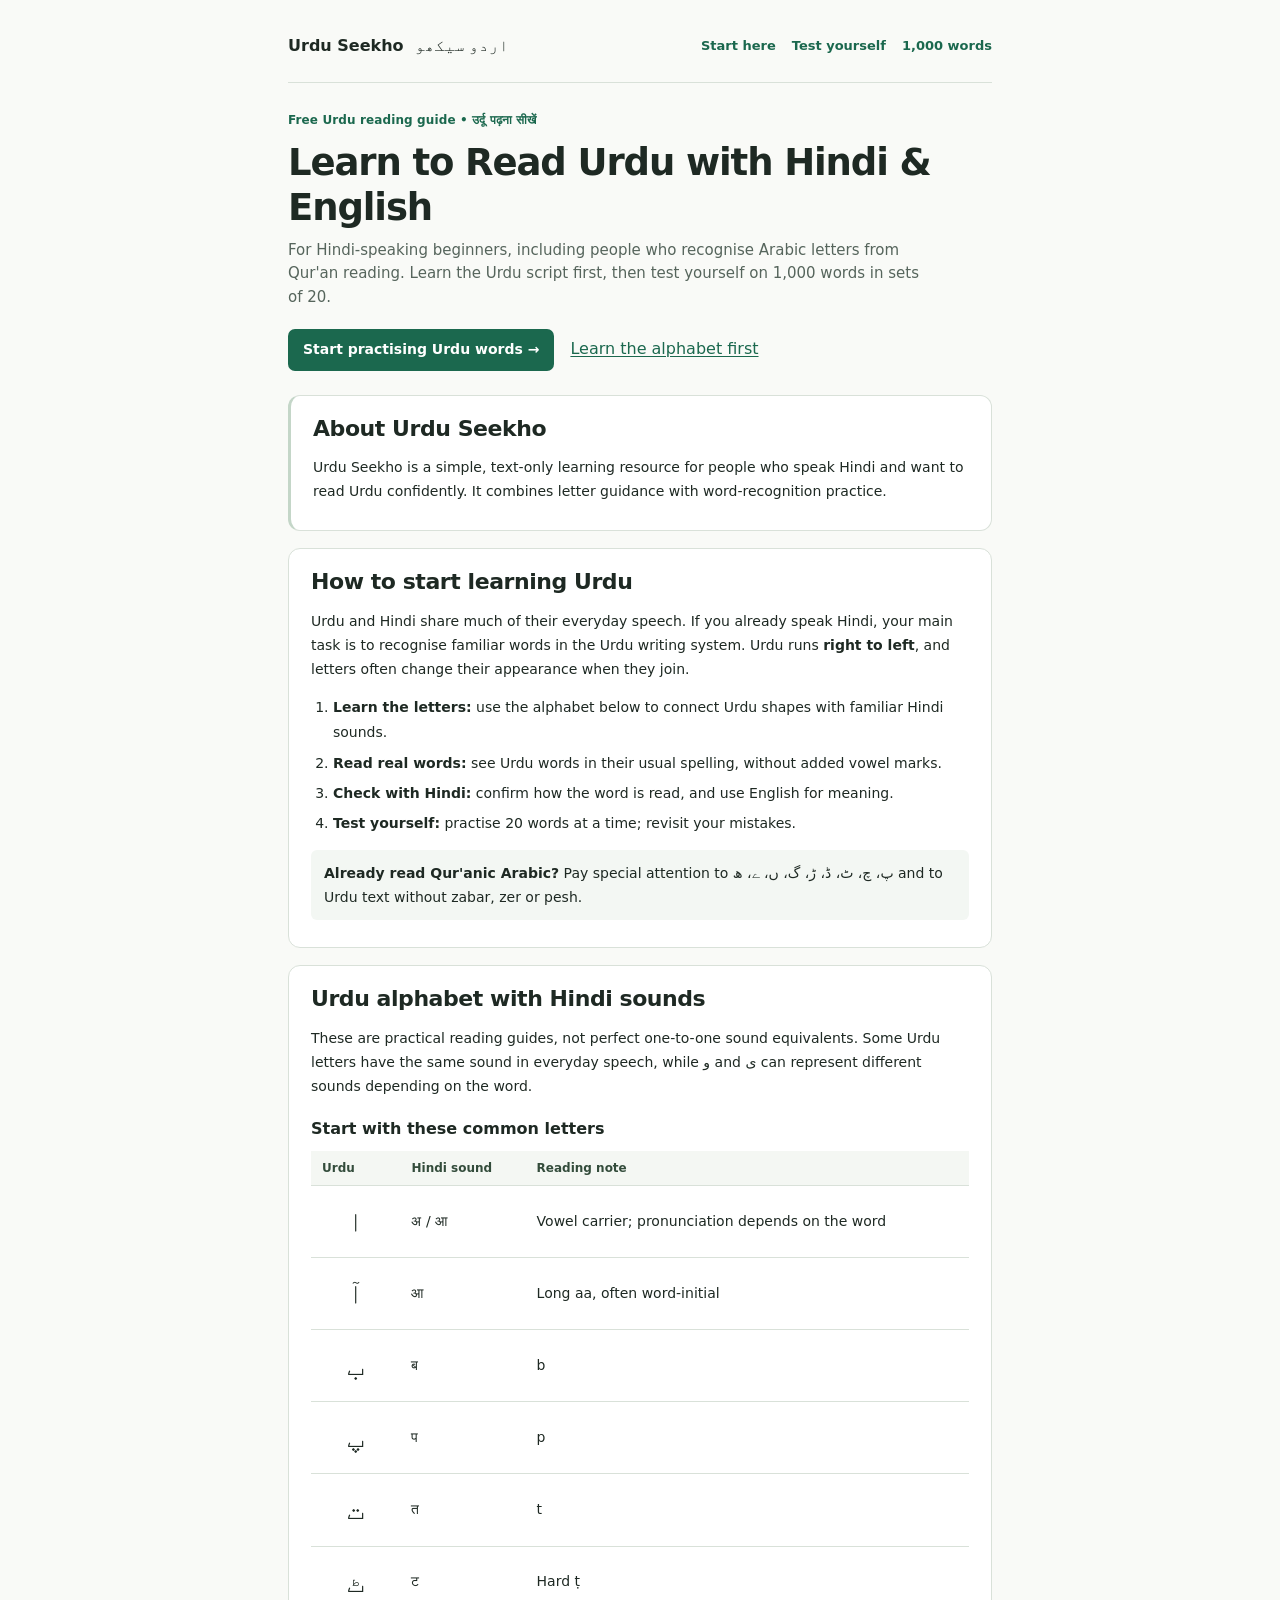
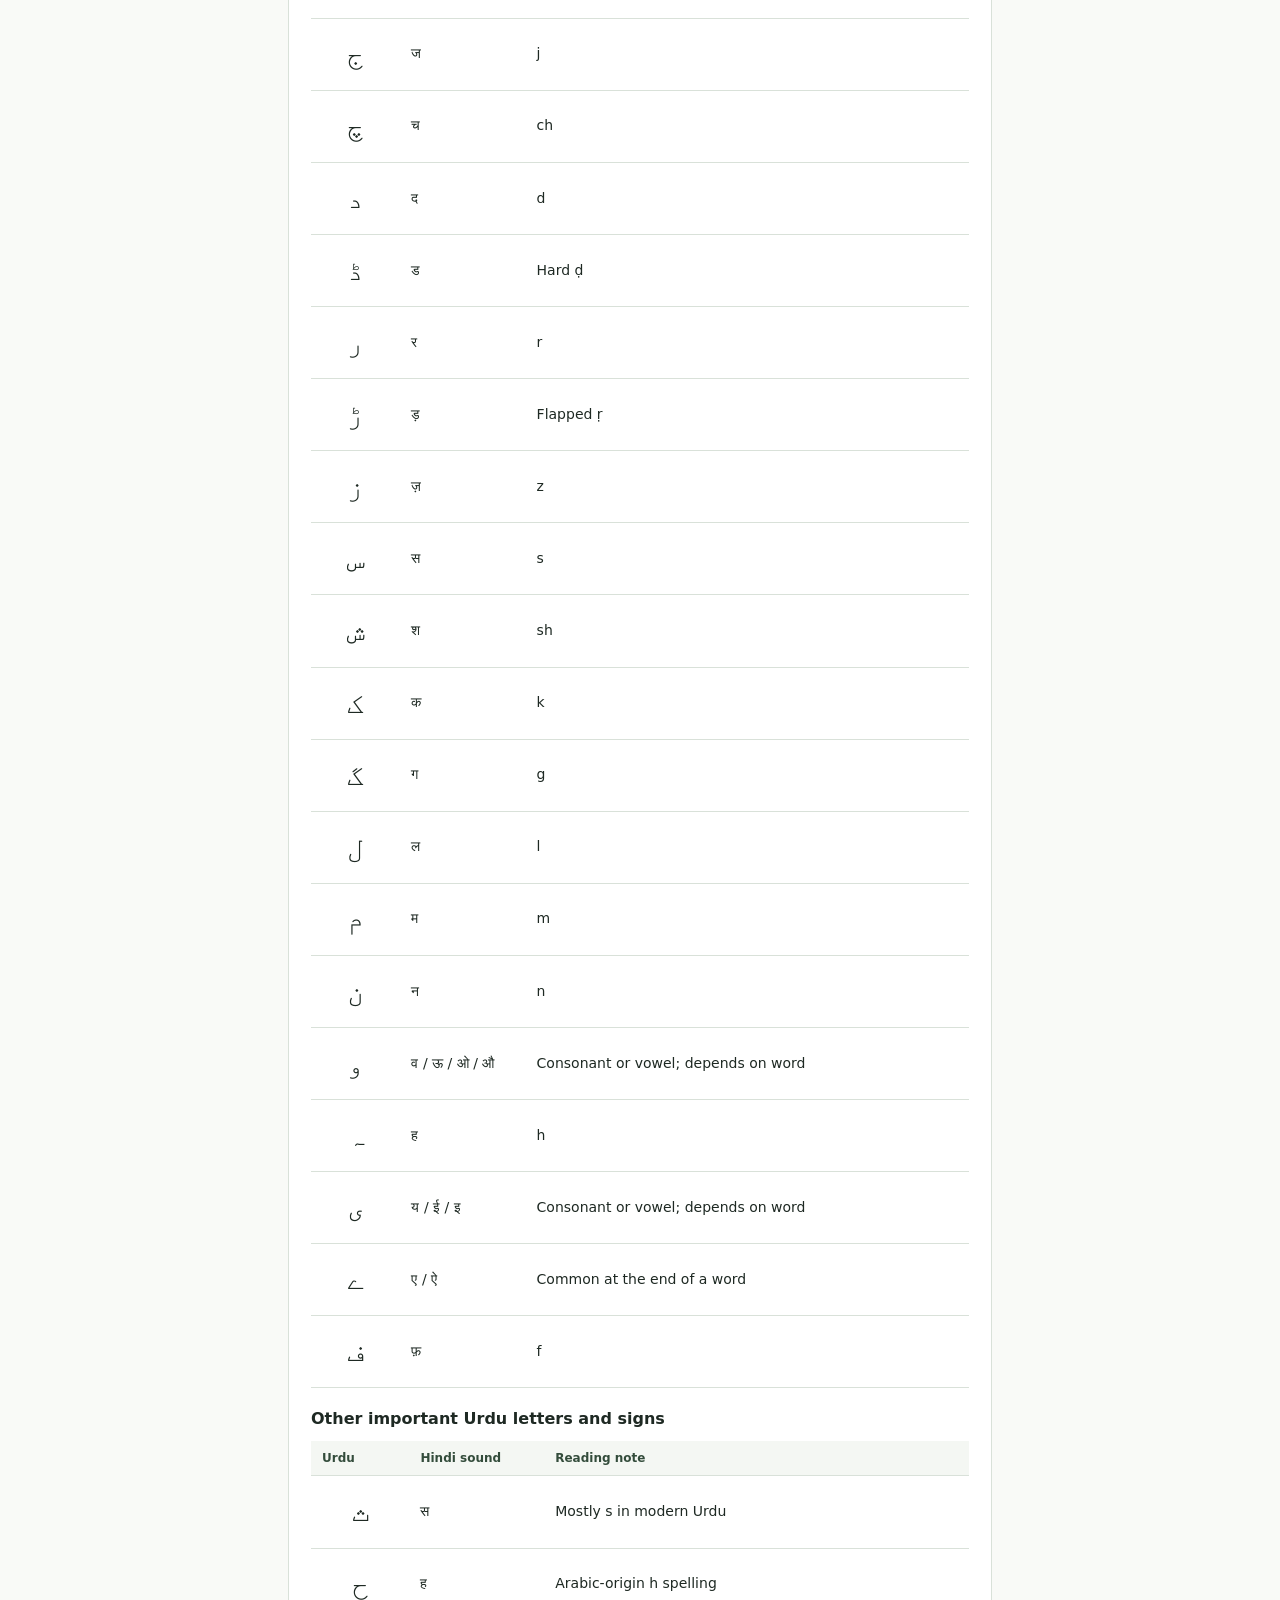
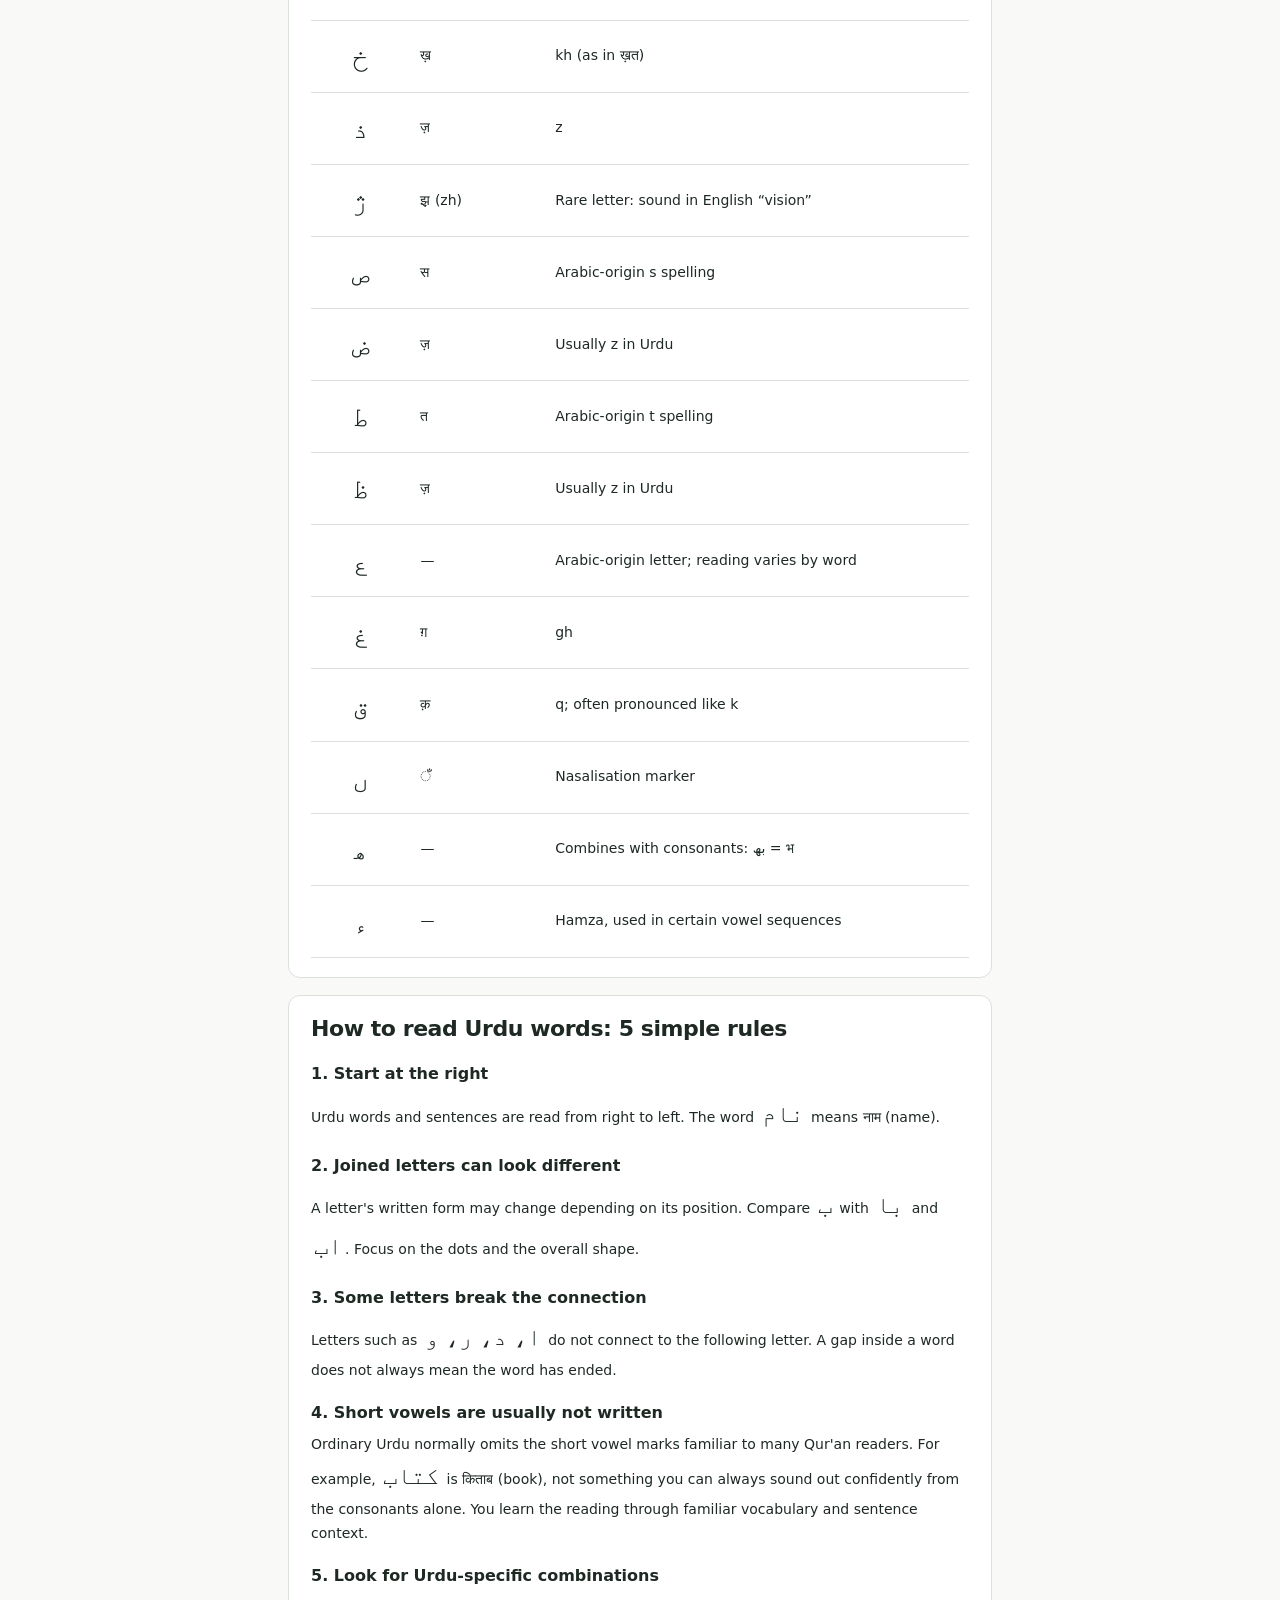
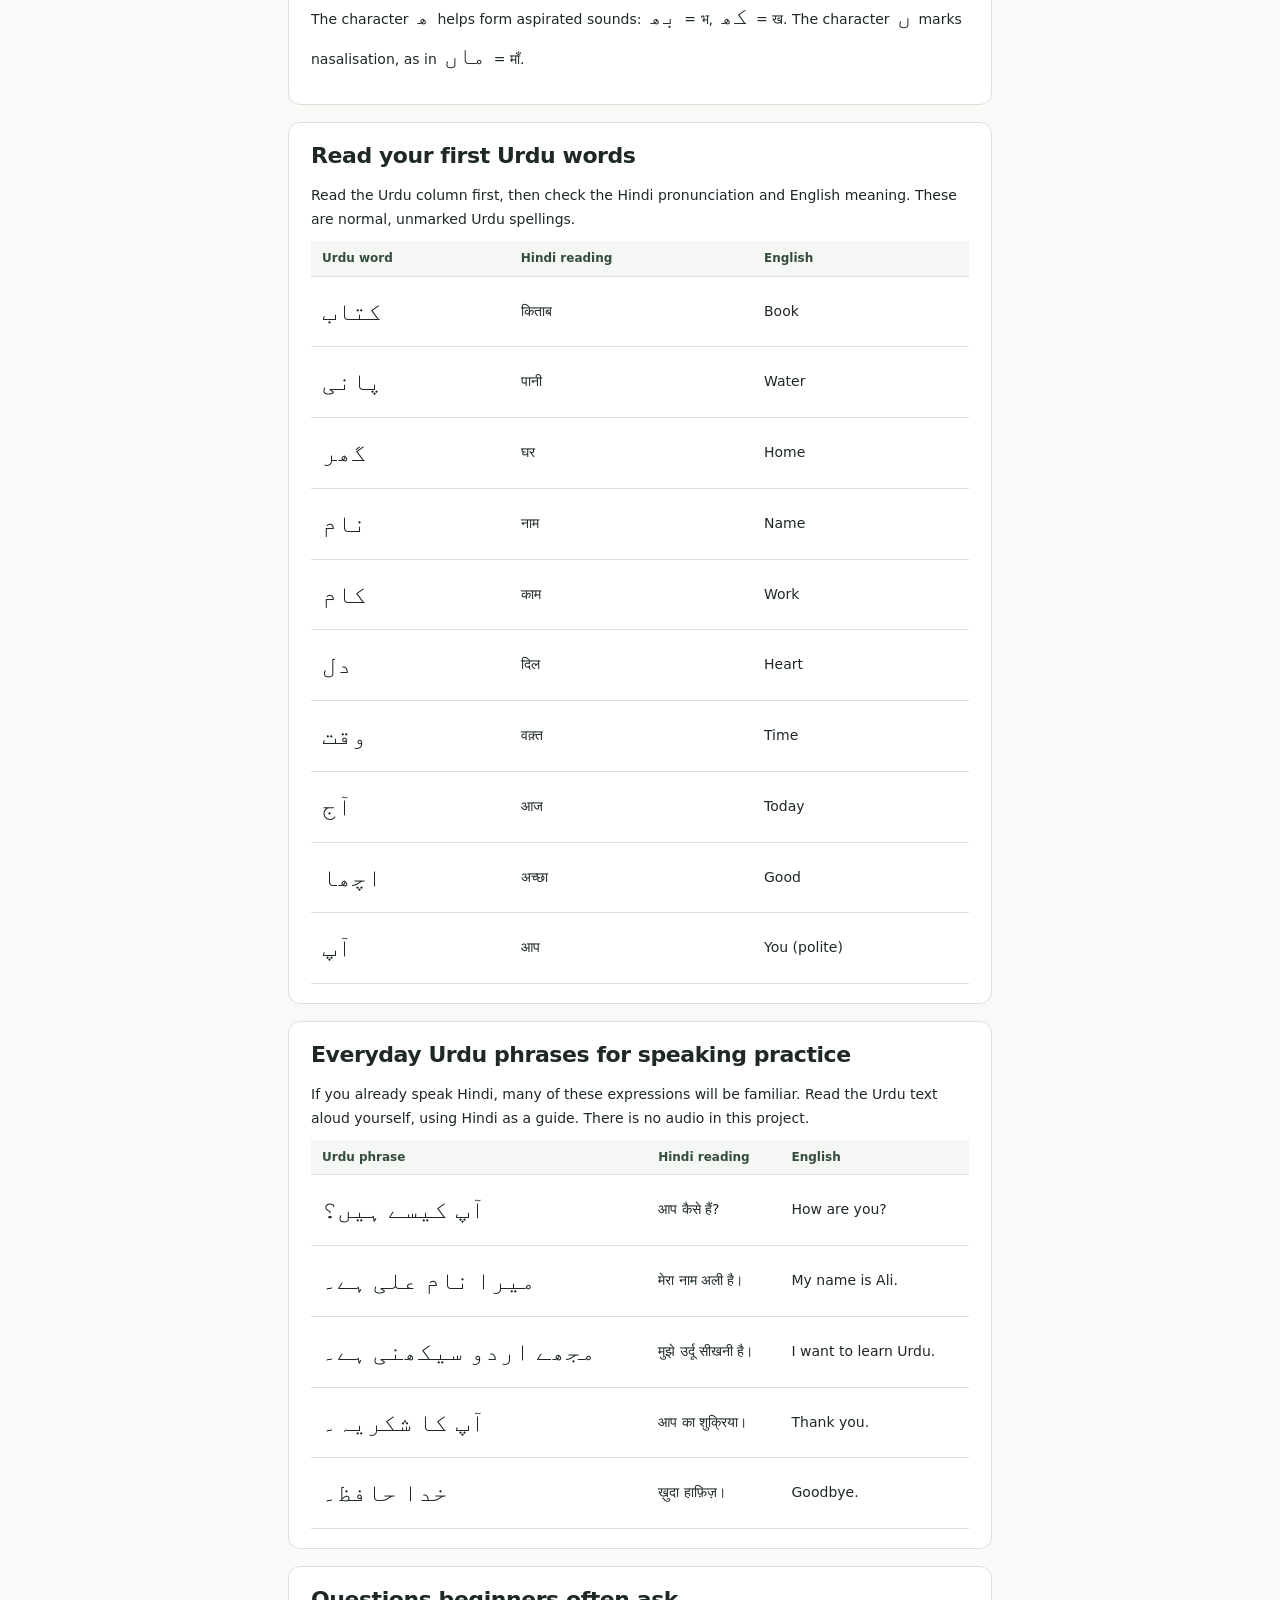
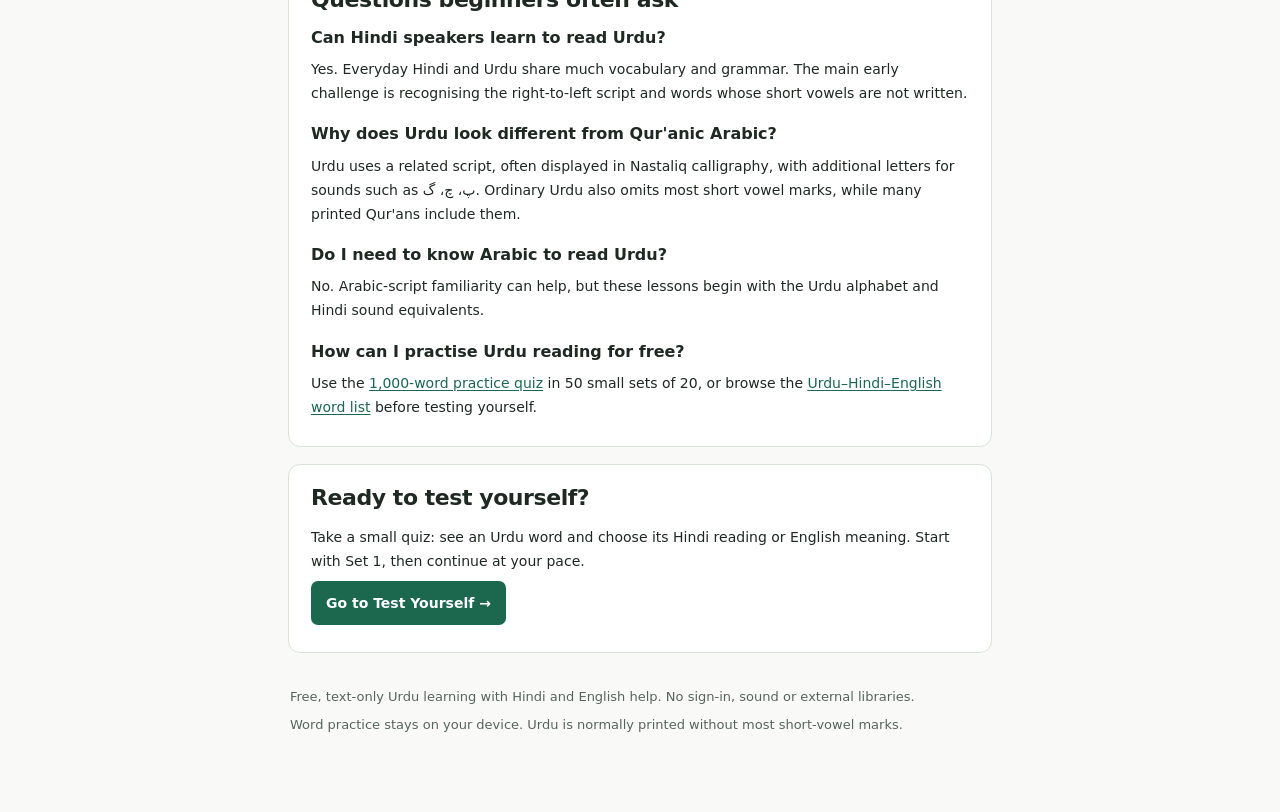
<file: index.html>
<!doctype html>
<html lang="en">
<head>
<meta charset="utf-8">
<meta name="viewport" content="width=device-width,initial-scale=1">
<meta name="theme-color" content="#f9faf7">
<meta name="description" content="Learn the Urdu alphabet, understand Urdu letters and missing vowel marks, and read familiar words with Hindi and English help. Free text-only beginner guide.">
<meta property="og:type" content="website">
<meta property="og:site_name" content="Urdu Seekho">
<meta property="og:title" content="Learn Urdu Reading with Hindi &amp; English | Urdu Seekho">
<meta property="og:description" content="Learn the Urdu alphabet, understand Urdu letters and missing vowel marks, and read familiar words with Hindi and English help. Free text-only beginner guide.">
<meta name="twitter:card" content="summary">
<!-- SITE_URL_MARKER_START --><!-- SITE_URL_MARKER_END -->
<title>Learn Urdu Reading with Hindi &amp; English | Urdu Seekho</title>
<script type="application/ld+json">{"@context":"https://schema.org","@type":"LearningResource","name":"Urdu Seekho – Learn to Read Urdu Using Hindi and English","description":"Learn the Urdu alphabet, understand Urdu letters and missing vowel marks, and read familiar words with Hindi and English help. Free text-only beginner guide.","learningResourceType":"Beginner reading guide","educationalLevel":"Beginner","inLanguage":["en","hi","ur"],"isAccessibleForFree":true,"audience":{"@type":"EducationalAudience","educationalRole":"student"},"teaches":["Urdu alphabet and Nastaliq letter shapes","Reading right-to-left text","Recognising unmarked Urdu words"]}</script>
<link rel="stylesheet" href="styles.css">
</head>
<body>
<div class="wrap">
<nav class="site-nav" aria-label="Main navigation">
  <a href="index.html" class="home-link">Urdu Seekho <span lang="ur" dir="rtl" class="brand-urdu">اردو سیکھو</span></a>
  <div class="nav-links"><a href="index.html">Start here</a><a href="practice.html">Test yourself</a><a href="word-list.html">1,000 words</a></div>
</nav>
<main id="main">
<header class="header guide-header">
  <p class="eyebrow">Free Urdu reading guide • उर्दू पढ़ना सीखें</p>
  <h1>Learn to Read Urdu with Hindi & English</h1>
  <p class="subheading">For Hindi-speaking beginners, including people who recognise Arabic letters from Qur'an reading. Learn the Urdu script first, then test yourself on 1,000 words in sets of 20.</p>
  <p><a class="link-button" href="practice.html">Start practising Urdu words →</a> <a class="text-link" href="#alphabet">Learn the alphabet first</a></p>
</header>
<section class="plain-section intro-space" aria-labelledby="project-intro">
  <h2 id="project-intro">About Urdu Seekho</h2>
  <!-- PROJECT_INTRO_START: replace the paragraph below with your own personal story later. -->
  <p>Urdu Seekho is a simple, text-only learning resource for people who speak Hindi and want to read Urdu confidently. It combines letter guidance with word-recognition practice.</p>
  <!-- PROJECT_INTRO_END -->
</section>
<section class="plain-section" aria-labelledby="getting-started">
  <h2 id="getting-started">How to start learning Urdu</h2>
  <p>Urdu and Hindi share much of their everyday speech. If you already speak Hindi, your main task is to recognise familiar words in the Urdu writing system. Urdu runs <strong>right to left</strong>, and letters often change their appearance when they join.</p>
  <ol class="simple-steps">
   <li><strong>Learn the letters:</strong> use the alphabet below to connect Urdu shapes with familiar Hindi sounds.</li>
   <li><strong>Read real words:</strong> see Urdu words in their usual spelling, without added vowel marks.</li>
   <li><strong>Check with Hindi:</strong> confirm how the word is read, and use English for meaning.</li>
   <li><strong>Test yourself:</strong> practise 20 words at a time; revisit your mistakes.</li>
  </ol>
  <p class="small-note"><strong>Already read Qur'anic Arabic?</strong> Pay special attention to <span lang="ur" dir="rtl">پ، چ، ٹ، ڈ، ڑ، گ، ں، ے، ھ</span> and to Urdu text without zabar, zer or pesh.</p>
</section>
<section id="alphabet" class="plain-section" aria-labelledby="alphabet-title">
  <h2 id="alphabet-title">Urdu alphabet with Hindi sounds</h2>
  <p>These are practical reading guides, not perfect one-to-one sound equivalents. Some Urdu letters have the same sound in everyday speech, while <span lang="ur" dir="rtl">و</span> and <span lang="ur" dir="rtl">ی</span> can represent different sounds depending on the word.</p>
  <h3>Start with these common letters</h3>
  <div class="table-scroll"><table class="guide-table"><thead><tr><th>Urdu</th><th>Hindi sound</th><th>Reading note</th></tr></thead><tbody><tr><td class="letter" lang="ur" dir="rtl">ا</td><td lang="hi">अ / आ</td><td>Vowel carrier; pronunciation depends on the word</td></tr>
<tr><td class="letter" lang="ur" dir="rtl">آ</td><td lang="hi">आ</td><td>Long aa, often word-initial</td></tr>
<tr><td class="letter" lang="ur" dir="rtl">ب</td><td lang="hi">ब</td><td>b</td></tr>
<tr><td class="letter" lang="ur" dir="rtl">پ</td><td lang="hi">प</td><td>p</td></tr>
<tr><td class="letter" lang="ur" dir="rtl">ت</td><td lang="hi">त</td><td>t</td></tr>
<tr><td class="letter" lang="ur" dir="rtl">ٹ</td><td lang="hi">ट</td><td>Hard ṭ</td></tr>
<tr><td class="letter" lang="ur" dir="rtl">ج</td><td lang="hi">ज</td><td>j</td></tr>
<tr><td class="letter" lang="ur" dir="rtl">چ</td><td lang="hi">च</td><td>ch</td></tr>
<tr><td class="letter" lang="ur" dir="rtl">د</td><td lang="hi">द</td><td>d</td></tr>
<tr><td class="letter" lang="ur" dir="rtl">ڈ</td><td lang="hi">ड</td><td>Hard ḍ</td></tr>
<tr><td class="letter" lang="ur" dir="rtl">ر</td><td lang="hi">र</td><td>r</td></tr>
<tr><td class="letter" lang="ur" dir="rtl">ڑ</td><td lang="hi">ड़</td><td>Flapped ṛ</td></tr>
<tr><td class="letter" lang="ur" dir="rtl">ز</td><td lang="hi">ज़</td><td>z</td></tr>
<tr><td class="letter" lang="ur" dir="rtl">س</td><td lang="hi">स</td><td>s</td></tr>
<tr><td class="letter" lang="ur" dir="rtl">ش</td><td lang="hi">श</td><td>sh</td></tr>
<tr><td class="letter" lang="ur" dir="rtl">ک</td><td lang="hi">क</td><td>k</td></tr>
<tr><td class="letter" lang="ur" dir="rtl">گ</td><td lang="hi">ग</td><td>g</td></tr>
<tr><td class="letter" lang="ur" dir="rtl">ل</td><td lang="hi">ल</td><td>l</td></tr>
<tr><td class="letter" lang="ur" dir="rtl">م</td><td lang="hi">म</td><td>m</td></tr>
<tr><td class="letter" lang="ur" dir="rtl">ن</td><td lang="hi">न</td><td>n</td></tr>
<tr><td class="letter" lang="ur" dir="rtl">و</td><td lang="hi">व / ऊ / ओ / औ</td><td>Consonant or vowel; depends on word</td></tr>
<tr><td class="letter" lang="ur" dir="rtl">ہ</td><td lang="hi">ह</td><td>h</td></tr>
<tr><td class="letter" lang="ur" dir="rtl">ی</td><td lang="hi">य / ई / इ</td><td>Consonant or vowel; depends on word</td></tr>
<tr><td class="letter" lang="ur" dir="rtl">ے</td><td lang="hi">ए / ऐ</td><td>Common at the end of a word</td></tr>
<tr><td class="letter" lang="ur" dir="rtl">ف</td><td lang="hi">फ़</td><td>f</td></tr></tbody></table></div>
  <h3>Other important Urdu letters and signs</h3>
  <div class="table-scroll"><table class="guide-table"><thead><tr><th>Urdu</th><th>Hindi sound</th><th>Reading note</th></tr></thead><tbody><tr><td class="letter" lang="ur" dir="rtl">ث</td><td lang="hi">स</td><td>Mostly s in modern Urdu</td></tr>
<tr><td class="letter" lang="ur" dir="rtl">ح</td><td lang="hi">ह</td><td>Arabic-origin h spelling</td></tr>
<tr><td class="letter" lang="ur" dir="rtl">خ</td><td lang="hi">ख़</td><td>kh (as in ख़त)</td></tr>
<tr><td class="letter" lang="ur" dir="rtl">ذ</td><td lang="hi">ज़</td><td>z</td></tr>
<tr><td class="letter" lang="ur" dir="rtl">ژ</td><td lang="hi">झ़ (zh)</td><td>Rare letter: sound in English “vision”</td></tr>
<tr><td class="letter" lang="ur" dir="rtl">ص</td><td lang="hi">स</td><td>Arabic-origin s spelling</td></tr>
<tr><td class="letter" lang="ur" dir="rtl">ض</td><td lang="hi">ज़</td><td>Usually z in Urdu</td></tr>
<tr><td class="letter" lang="ur" dir="rtl">ط</td><td lang="hi">त</td><td>Arabic-origin t spelling</td></tr>
<tr><td class="letter" lang="ur" dir="rtl">ظ</td><td lang="hi">ज़</td><td>Usually z in Urdu</td></tr>
<tr><td class="letter" lang="ur" dir="rtl">ع</td><td lang="hi">—</td><td>Arabic-origin letter; reading varies by word</td></tr>
<tr><td class="letter" lang="ur" dir="rtl">غ</td><td lang="hi">ग़</td><td>gh</td></tr>
<tr><td class="letter" lang="ur" dir="rtl">ق</td><td lang="hi">क़</td><td>q; often pronounced like k</td></tr>
<tr><td class="letter" lang="ur" dir="rtl">ں</td><td lang="hi">ँ</td><td>Nasalisation marker</td></tr>
<tr><td class="letter" lang="ur" dir="rtl">ھ</td><td lang="hi">—</td><td>Combines with consonants: بھ = भ</td></tr>
<tr><td class="letter" lang="ur" dir="rtl">ء</td><td lang="hi">—</td><td>Hamza, used in certain vowel sequences</td></tr></tbody></table></div>
</section>
<section id="reading-rules" class="plain-section" aria-labelledby="rules-title">
 <h2 id="rules-title">How to read Urdu words: 5 simple rules</h2>
 <h3>1. Start at the right</h3><p>Urdu words and sentences are read from right to left. The word <span class="inline-urdu" lang="ur" dir="rtl">نام</span> means <span lang="hi">नाम</span> (name).</p>
 <h3>2. Joined letters can look different</h3><p>A letter's written form may change depending on its position. Compare <span class="inline-urdu" lang="ur" dir="rtl">ب</span> with <span class="inline-urdu" lang="ur" dir="rtl">با</span> and <span class="inline-urdu" lang="ur" dir="rtl">اب</span>. Focus on the dots and the overall shape.</p>
 <h3>3. Some letters break the connection</h3><p>Letters such as <span class="inline-urdu" lang="ur" dir="rtl">ا، د، ر، و</span> do not connect to the following letter. A gap inside a word does not always mean the word has ended.</p>
 <h3>4. Short vowels are usually not written</h3><p>Ordinary Urdu normally omits the short vowel marks familiar to many Qur'an readers. For example, <span class="inline-urdu" lang="ur" dir="rtl">کتاب</span> is <span lang="hi">किताब</span> (book), not something you can always sound out confidently from the consonants alone. You learn the reading through familiar vocabulary and sentence context.</p>
 <h3>5. Look for Urdu-specific combinations</h3><p>The character <span class="inline-urdu" lang="ur" dir="rtl">ھ</span> helps form aspirated sounds: <span class="inline-urdu" lang="ur" dir="rtl">بھ</span> = <span lang="hi">भ</span>, <span class="inline-urdu" lang="ur" dir="rtl">کھ</span> = <span lang="hi">ख</span>. The character <span class="inline-urdu" lang="ur" dir="rtl">ں</span> marks nasalisation, as in <span class="inline-urdu" lang="ur" dir="rtl">ماں</span> = <span lang="hi">माँ</span>.</p>
</section>
<section class="plain-section" aria-labelledby="first-words-title">
 <h2 id="first-words-title">Read your first Urdu words</h2>
 <p>Read the Urdu column first, then check the Hindi pronunciation and English meaning. These are normal, unmarked Urdu spellings.</p>
 <div class="table-scroll"><table class="guide-table word-examples"><thead><tr><th>Urdu word</th><th>Hindi reading</th><th>English</th></tr></thead><tbody>
 <tr><td class="urdu-cell" lang="ur" dir="rtl">کتاب</td><td lang="hi">किताब</td><td>Book</td></tr><tr><td class="urdu-cell" lang="ur" dir="rtl">پانی</td><td lang="hi">पानी</td><td>Water</td></tr><tr><td class="urdu-cell" lang="ur" dir="rtl">گھر</td><td lang="hi">घर</td><td>Home</td></tr><tr><td class="urdu-cell" lang="ur" dir="rtl">نام</td><td lang="hi">नाम</td><td>Name</td></tr><tr><td class="urdu-cell" lang="ur" dir="rtl">کام</td><td lang="hi">काम</td><td>Work</td></tr><tr><td class="urdu-cell" lang="ur" dir="rtl">دل</td><td lang="hi">दिल</td><td>Heart</td></tr><tr><td class="urdu-cell" lang="ur" dir="rtl">وقت</td><td lang="hi">वक़्त</td><td>Time</td></tr><tr><td class="urdu-cell" lang="ur" dir="rtl">آج</td><td lang="hi">आज</td><td>Today</td></tr><tr><td class="urdu-cell" lang="ur" dir="rtl">اچھا</td><td lang="hi">अच्छा</td><td>Good</td></tr><tr><td class="urdu-cell" lang="ur" dir="rtl">آپ</td><td lang="hi">आप</td><td>You (polite)</td></tr>
 </tbody></table></div>
</section>
<section class="plain-section" aria-labelledby="spoken-phrases">
 <h2 id="spoken-phrases">Everyday Urdu phrases for speaking practice</h2>
 <p>If you already speak Hindi, many of these expressions will be familiar. Read the Urdu text aloud yourself, using Hindi as a guide. There is no audio in this project.</p>
 <div class="table-scroll"><table class="guide-table word-examples"><thead><tr><th>Urdu phrase</th><th>Hindi reading</th><th>English</th></tr></thead><tbody>
 <tr><td class="urdu-cell" lang="ur" dir="rtl">آپ کیسے ہیں؟</td><td lang="hi">आप कैसे हैं?</td><td>How are you?</td></tr><tr><td class="urdu-cell" lang="ur" dir="rtl">میرا نام علی ہے۔</td><td lang="hi">मेरा नाम अली है।</td><td>My name is Ali.</td></tr><tr><td class="urdu-cell" lang="ur" dir="rtl">مجھے اردو سیکھنی ہے۔</td><td lang="hi">मुझे उर्दू सीखनी है।</td><td>I want to learn Urdu.</td></tr><tr><td class="urdu-cell" lang="ur" dir="rtl">آپ کا شکریہ۔</td><td lang="hi">आप का शुक्रिया।</td><td>Thank you.</td></tr><tr><td class="urdu-cell" lang="ur" dir="rtl">خدا حافظ۔</td><td lang="hi">ख़ुदा हाफ़िज़।</td><td>Goodbye.</td></tr>
 </tbody></table></div>
</section>
<section class="plain-section faq" aria-labelledby="questions-title">
 <h2 id="questions-title">Questions beginners often ask</h2>
 <h3>Can Hindi speakers learn to read Urdu?</h3><p>Yes. Everyday Hindi and Urdu share much vocabulary and grammar. The main early challenge is recognising the right-to-left script and words whose short vowels are not written.</p>
 <h3>Why does Urdu look different from Qur'anic Arabic?</h3><p>Urdu uses a related script, often displayed in Nastaliq calligraphy, with additional letters for sounds such as <span lang="ur" dir="rtl">پ، چ، گ</span>. Ordinary Urdu also omits most short vowel marks, while many printed Qur'ans include them.</p>
 <h3>Do I need to know Arabic to read Urdu?</h3><p>No. Arabic-script familiarity can help, but these lessons begin with the Urdu alphabet and Hindi sound equivalents.</p>
 <h3>How can I practise Urdu reading for free?</h3><p>Use the <a href="practice.html">1,000-word practice quiz</a> in 50 small sets of 20, or browse the <a href="word-list.html">Urdu–Hindi–English word list</a> before testing yourself.</p>
</section>
<section class="plain-section finish-section"><h2>Ready to test yourself?</h2><p>Take a small quiz: see an Urdu word and choose its Hindi reading or English meaning. Start with Set 1, then continue at your pace.</p><p><a class="link-button" href="practice.html">Go to Test Yourself →</a></p></section>
</main>
<footer class="site-footer"><p>Free, text-only Urdu learning with Hindi and English help. No sign-in, sound or external libraries.</p><p>Word practice stays on your device. Urdu is normally printed without most short-vowel marks.</p></footer>
</div>
</body>
</html>
</file>
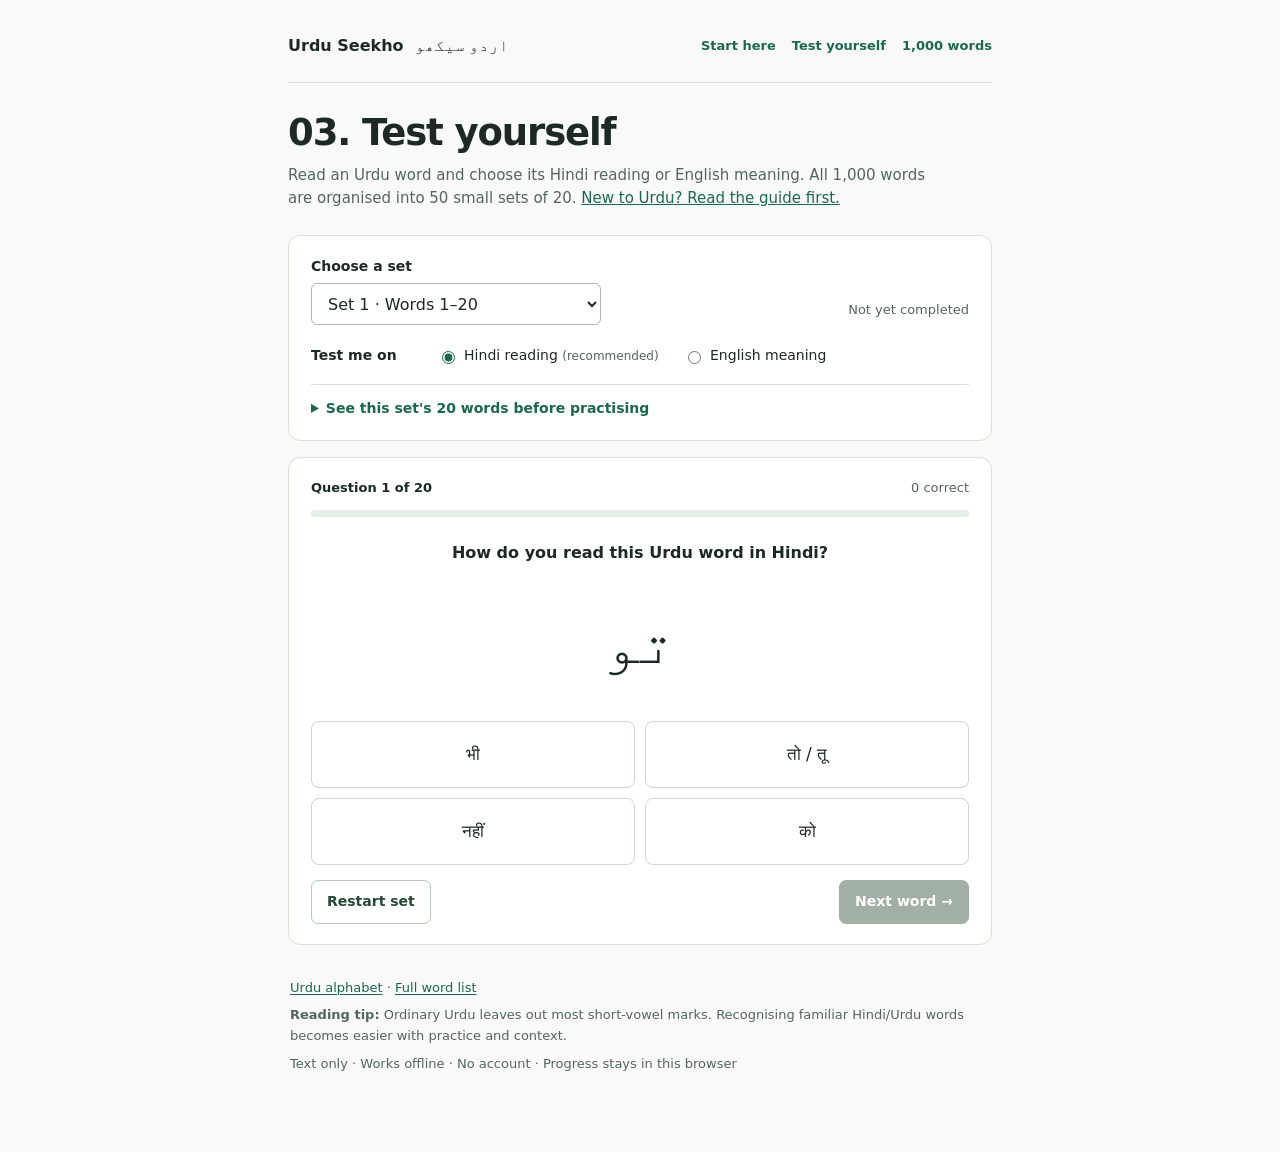
<file: practice.html>
<!doctype html>
<html lang="en">
<head>
<meta charset="utf-8">
<meta name="viewport" content="width=device-width,initial-scale=1">
<meta name="theme-color" content="#f9faf7">
<meta name="description" content="Free interactive Urdu reading practice for Hindi speakers. Test 1,000 Urdu words in 50 sets of 20 using Hindi reading or English meaning, with instant feedback.">
<meta property="og:type" content="website">
<meta property="og:site_name" content="Urdu Seekho">
<meta property="og:title" content="Urdu Reading Quiz: 1,000 Words in 50 Sets | Urdu Seekho">
<meta property="og:description" content="Free interactive Urdu reading practice for Hindi speakers. Test 1,000 Urdu words in 50 sets of 20 using Hindi reading or English meaning, with instant feedback.">
<meta name="twitter:card" content="summary">
<!-- SITE_URL_MARKER_START --><!-- SITE_URL_MARKER_END -->
<title>Urdu Reading Quiz: 1,000 Words in 50 Sets | Urdu Seekho</title>
<script type="application/ld+json">{"@context":"https://schema.org","@type":"LearningResource","name":"Test Yourself: 1000 Urdu Words with Hindi and English","description":"Free interactive Urdu reading practice for Hindi speakers. Test 1,000 Urdu words in 50 sets of 20 using Hindi reading or English meaning, with instant feedback.","learningResourceType":"Interactive vocabulary quiz","educationalLevel":"Beginner","inLanguage":["en","hi","ur"],"isAccessibleForFree":true,"audience":{"@type":"EducationalAudience","educationalRole":"student"}}</script>
<link rel="stylesheet" href="styles.css">
  <script defer src="words.js"></script>
  <script defer src="app.js"></script>
</head>
<body>
<div class="wrap">
<nav class="site-nav" aria-label="Main navigation">
  <a href="index.html" class="home-link">Urdu Seekho <span lang="ur" dir="rtl" class="brand-urdu">اردو سیکھو</span></a>
  <div class="nav-links"><a href="index.html">Start here</a><a href="practice.html">Test yourself</a><a href="word-list.html">1,000 words</a></div>
</nav>
<main id="main">
  <header class="header">
    
    <h1>03. Test yourself</h1>
    <p class="subheading">Read an Urdu word and choose its Hindi reading or English meaning. All 1,000 words are organised into 50 small sets of 20. <a href="index.html#reading-rules">New to Urdu? Read the guide first.</a></p>
  </header>

  <section class="setup" aria-label="Practice settings">
    <div class="setup-row">
      <div class="set-control">
        <label for="setSelect">Choose a set</label>
        <select id="setSelect"></select>
      </div>
      <p id="bestScore" class="best" aria-live="polite"></p>
    </div>
    <fieldset class="mode-selector">
      <legend>Test me on</legend>
      <label><input type="radio" name="mode" value="reading" checked> Hindi reading <span class="tiny">(recommended)</span></label>
      <label><input type="radio" name="mode" value="english"> English meaning</label>
    </fieldset>
    <details id="studyDetails">
      <summary>See this set's 20 words before practising</summary>
      <div class="table-scroll"><table aria-label="Study list"><thead><tr><th>#</th><th>Urdu</th><th>Hindi reading</th><th>English</th></tr></thead><tbody id="wordTable"></tbody></table></div>
    </details>
  </section>

  <section id="quizScreen" class="quiz" aria-label="Word recognition quiz">
    <div class="quiz-status"><strong id="counter">Question 1 of 20</strong><span id="liveScore">0 correct</span></div>
    <div class="progress" role="progressbar" aria-label="Questions answered" aria-valuemin="0" aria-valuemax="20" aria-valuenow="0" id="progress"><div id="progressFill"></div></div>
    <p class="question" id="questionPrompt">How do you read this word in Hindi?</p>
    <div class="word-box"><div class="urdu-big" lang="ur" dir="rtl" id="urduWord"></div></div>
    <div id="choices" class="choices" role="group" aria-label="Choose an answer"></div>
    <div id="feedback" class="feedback" aria-live="polite" hidden></div>
    <div class="quiz-actions"><button id="restartBtn" class="secondary" type="button">Restart set</button><button id="nextBtn" class="primary" type="button" disabled>Next word →</button></div>
  </section>

  <section id="resultScreen" class="results" aria-label="Quiz results" hidden>
    <p class="eyebrow">Set completed</p>
    <h2 id="resultHeading">Your result</h2>
    <p id="resultText"></p>
    <p id="resultBest" class="muted"></p>
    <div id="mistakesWrap" hidden><h3>Words to revisit</h3><div class="table-scroll"><table><thead><tr><th>Urdu</th><th>Hindi reading</th><th>English</th></tr></thead><tbody id="mistakesTable"></tbody></table></div></div>
    <div class="result-actions"><button id="retryMistakesBtn" class="secondary" type="button" hidden>Practise missed words</button><button id="retrySetBtn" class="secondary" type="button">Try this set again</button><button id="nextSetBtn" class="primary" type="button">Next set →</button></div>
  </section>

  <footer class="site-footer"><p><a href="index.html#alphabet">Urdu alphabet</a> · <a href="word-list.html">Full word list</a></p><p><strong>Reading tip:</strong> Ordinary Urdu leaves out most short-vowel marks. Recognising familiar Hindi/Urdu words becomes easier with practice and context.</p><p>Text only · Works offline · No account · Progress stays in this browser</p></footer>
</main>
</div>
</body>
</html>
</file>
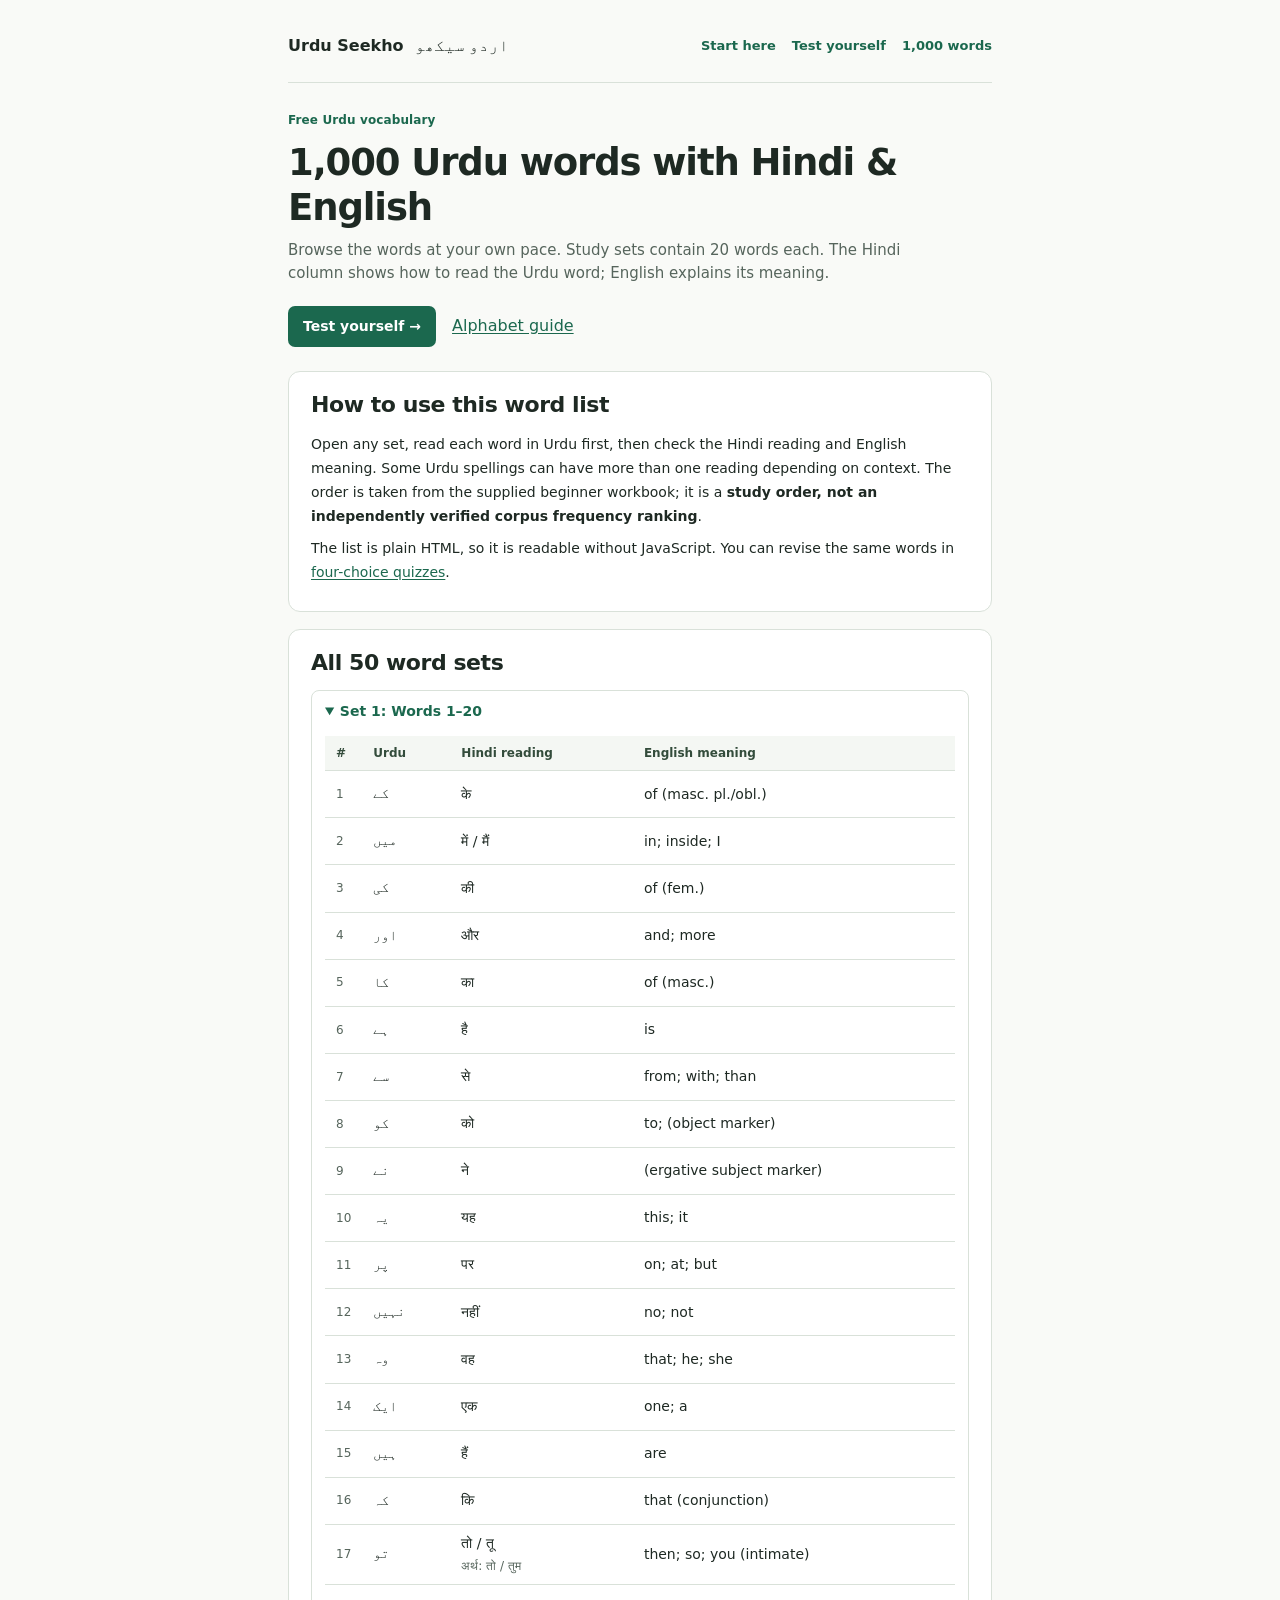
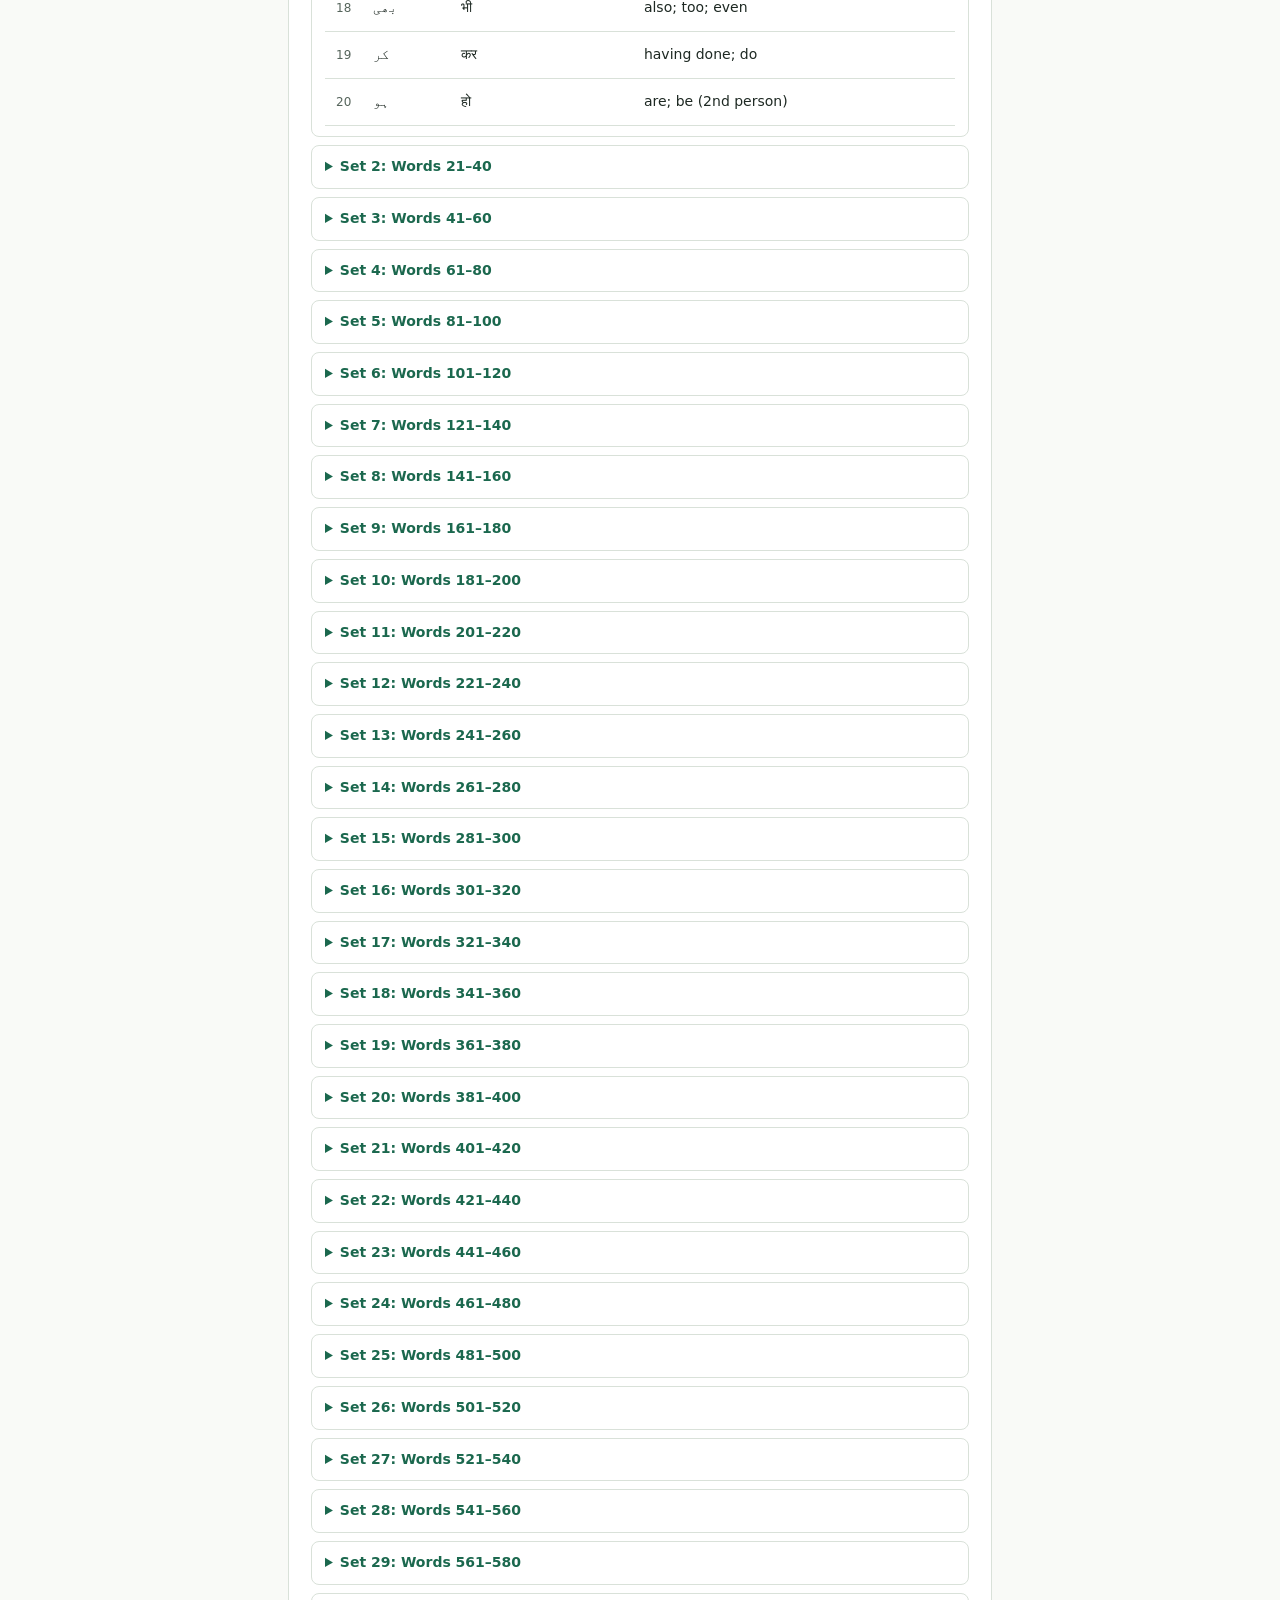
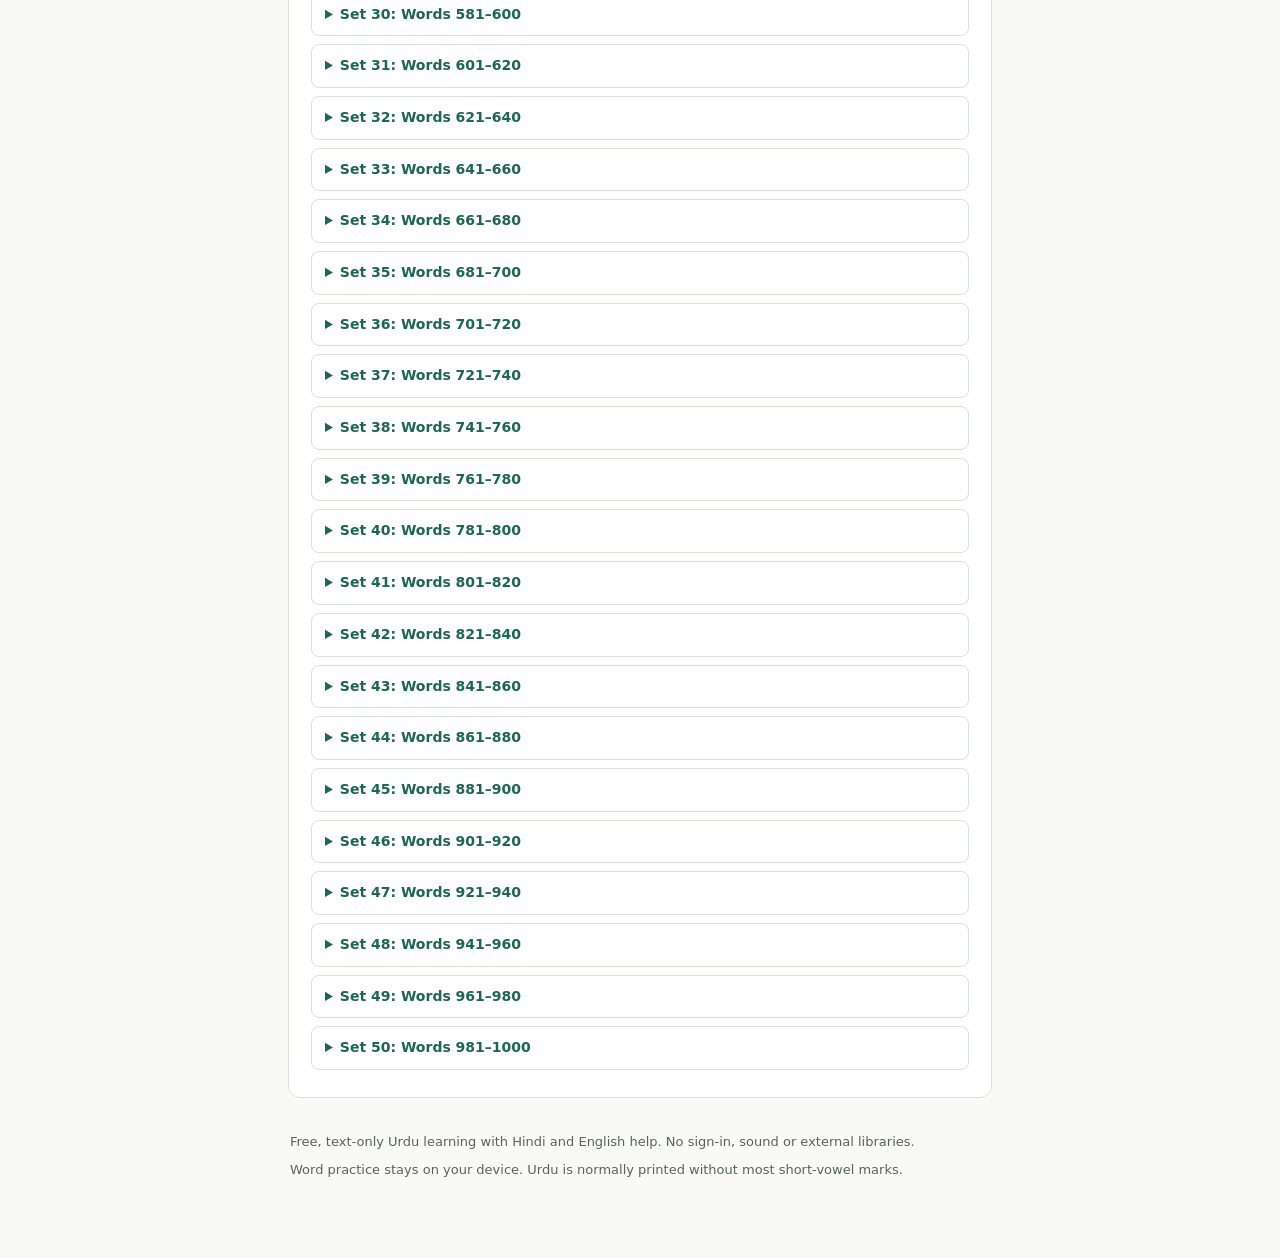
<file: word-list.html>
<!doctype html>
<html lang="en"><head>
<meta charset="utf-8">
<meta name="viewport" content="width=device-width,initial-scale=1">
<meta name="theme-color" content="#f9faf7">
<meta name="description" content="Browse 1,000 Urdu words with Hindi pronunciation guides and English meanings, organised into 50 beginner-friendly study sets. Free Urdu reading resource.">
<meta property="og:type" content="website">
<meta property="og:site_name" content="Urdu Seekho">
<meta property="og:title" content="1,000 Urdu Words with Hindi Reading &amp; English Meanings | Urdu Seekho">
<meta property="og:description" content="Browse 1,000 Urdu words with Hindi pronunciation guides and English meanings, organised into 50 beginner-friendly study sets. Free Urdu reading resource.">
<meta name="twitter:card" content="summary">
<!-- SITE_URL_MARKER_START --><!-- SITE_URL_MARKER_END -->
<title>1,000 Urdu Words with Hindi Reading &amp; English Meanings | Urdu Seekho</title>
<script type="application/ld+json">{"@context":"https://schema.org","@type":"LearningResource","name":"1,000 Urdu Words — Hindi Reading and English Meaning","description":"Browse 1,000 Urdu words with Hindi pronunciation guides and English meanings, organised into 50 beginner-friendly study sets. Free Urdu reading resource.","learningResourceType":"Bilingual vocabulary list","educationalLevel":"Beginner","inLanguage":["en","hi","ur"],"isAccessibleForFree":true,"audience":{"@type":"EducationalAudience","educationalRole":"student"}}</script>
<link rel="stylesheet" href="styles.css">
</head><body><div class="wrap">
<nav class="site-nav" aria-label="Main navigation">
  <a href="index.html" class="home-link">Urdu Seekho <span lang="ur" dir="rtl" class="brand-urdu">اردو سیکھو</span></a>
  <div class="nav-links"><a href="index.html">Start here</a><a href="practice.html">Test yourself</a><a href="word-list.html">1,000 words</a></div>
</nav>
<main id="main">
<header class="header guide-header"><p class="eyebrow">Free Urdu vocabulary</p><h1>1,000 Urdu words with Hindi & English</h1><p class="subheading">Browse the words at your own pace. Study sets contain 20 words each. The Hindi column shows how to read the Urdu word; English explains its meaning.</p><p><a class="link-button" href="practice.html">Test yourself →</a> <a class="text-link" href="index.html#alphabet">Alphabet guide</a></p></header>
<section class="plain-section"><h2>How to use this word list</h2><p>Open any set, read each word in Urdu first, then check the Hindi reading and English meaning. Some Urdu spellings can have more than one reading depending on context. The order is taken from the supplied beginner workbook; it is a <strong>study order, not an independently verified corpus frequency ranking</strong>.</p><p>The list is plain HTML, so it is readable without JavaScript. You can revise the same words in <a href="practice.html">four-choice quizzes</a>.</p></section>
<section class="plain-section word-sets" aria-labelledby="all-sets"><h2 id="all-sets">All 50 word sets</h2><details id="set-1" class="word-set" open><summary>Set 1: Words 1–20</summary><div class="table-scroll"><table class="guide-table"><thead><tr><th>#</th><th>Urdu</th><th>Hindi reading</th><th>English meaning</th></tr></thead><tbody><tr><td class="word-number">1</td><td class="urdu-cell" lang="ur" dir="rtl">کے</td><td lang="hi">के</td><td>of (masc. pl./obl.)</td></tr><tr><td class="word-number">2</td><td class="urdu-cell" lang="ur" dir="rtl">میں</td><td lang="hi">में / मैं</td><td>in; inside; I</td></tr><tr><td class="word-number">3</td><td class="urdu-cell" lang="ur" dir="rtl">کی</td><td lang="hi">की</td><td>of (fem.)</td></tr><tr><td class="word-number">4</td><td class="urdu-cell" lang="ur" dir="rtl">اور</td><td lang="hi">और</td><td>and; more</td></tr><tr><td class="word-number">5</td><td class="urdu-cell" lang="ur" dir="rtl">کا</td><td lang="hi">का</td><td>of (masc.)</td></tr><tr><td class="word-number">6</td><td class="urdu-cell" lang="ur" dir="rtl">ہے</td><td lang="hi">है</td><td>is</td></tr><tr><td class="word-number">7</td><td class="urdu-cell" lang="ur" dir="rtl">سے</td><td lang="hi">से</td><td>from; with; than</td></tr><tr><td class="word-number">8</td><td class="urdu-cell" lang="ur" dir="rtl">کو</td><td lang="hi">को</td><td>to; (object marker)</td></tr><tr><td class="word-number">9</td><td class="urdu-cell" lang="ur" dir="rtl">نے</td><td lang="hi">ने</td><td>(ergative subject marker)</td></tr><tr><td class="word-number">10</td><td class="urdu-cell" lang="ur" dir="rtl">یہ</td><td lang="hi">यह</td><td>this; it</td></tr><tr><td class="word-number">11</td><td class="urdu-cell" lang="ur" dir="rtl">پر</td><td lang="hi">पर</td><td>on; at; but</td></tr><tr><td class="word-number">12</td><td class="urdu-cell" lang="ur" dir="rtl">نہیں</td><td lang="hi">नहीं</td><td>no; not</td></tr><tr><td class="word-number">13</td><td class="urdu-cell" lang="ur" dir="rtl">وہ</td><td lang="hi">वह</td><td>that; he; she</td></tr><tr><td class="word-number">14</td><td class="urdu-cell" lang="ur" dir="rtl">ایک</td><td lang="hi">एक</td><td>one; a</td></tr><tr><td class="word-number">15</td><td class="urdu-cell" lang="ur" dir="rtl">ہیں</td><td lang="hi">हैं</td><td>are</td></tr><tr><td class="word-number">16</td><td class="urdu-cell" lang="ur" dir="rtl">کہ</td><td lang="hi">कि</td><td>that (conjunction)</td></tr><tr><td class="word-number">17</td><td class="urdu-cell" lang="ur" dir="rtl">تو</td><td lang="hi">तो / तू<span class="submeaning" lang="hi">अर्थ: तो / तुम</span></td><td>then; so; you (intimate)</td></tr><tr><td class="word-number">18</td><td class="urdu-cell" lang="ur" dir="rtl">بھی</td><td lang="hi">भी</td><td>also; too; even</td></tr><tr><td class="word-number">19</td><td class="urdu-cell" lang="ur" dir="rtl">کر</td><td lang="hi">कर</td><td>having done; do</td></tr><tr><td class="word-number">20</td><td class="urdu-cell" lang="ur" dir="rtl">ہو</td><td lang="hi">हो</td><td>are; be (2nd person)</td></tr></tbody></table></div></details><details id="set-2" class="word-set"><summary>Set 2: Words 21–40</summary><div class="table-scroll"><table class="guide-table"><thead><tr><th>#</th><th>Urdu</th><th>Hindi reading</th><th>English meaning</th></tr></thead><tbody><tr><td class="word-number">21</td><td class="urdu-cell" lang="ur" dir="rtl">اس</td><td lang="hi">इस / उस<span class="submeaning" lang="hi">अर्थ: इस</span></td><td>this; that (oblique)</td></tr><tr><td class="word-number">22</td><td class="urdu-cell" lang="ur" dir="rtl">کیا</td><td lang="hi">क्या</td><td>what; (question marker)</td></tr><tr><td class="word-number">23</td><td class="urdu-cell" lang="ur" dir="rtl">جو</td><td lang="hi">जो</td><td>who; which; that</td></tr><tr><td class="word-number">24</td><td class="urdu-cell" lang="ur" dir="rtl">تھا</td><td lang="hi">था</td><td>was (masc.)</td></tr><tr><td class="word-number">25</td><td class="urdu-cell" lang="ur" dir="rtl">ہی</td><td lang="hi">ही</td><td>only; just (emphatic)</td></tr><tr><td class="word-number">26</td><td class="urdu-cell" lang="ur" dir="rtl">مگر</td><td lang="hi">मगर<span class="submeaning" lang="hi">अर्थ: मगर / लेकिन</span></td><td>but; however</td></tr><tr><td class="word-number">27</td><td class="urdu-cell" lang="ur" dir="rtl">ان</td><td lang="hi">इन / उन<span class="submeaning" lang="hi">अर्थ: इन</span></td><td>these; those (oblique)</td></tr><tr><td class="word-number">28</td><td class="urdu-cell" lang="ur" dir="rtl">کرنا</td><td lang="hi">करना</td><td>to do; to make</td></tr><tr><td class="word-number">29</td><td class="urdu-cell" lang="ur" dir="rtl">ہونا</td><td lang="hi">होना</td><td>to be; to happen</td></tr><tr><td class="word-number">30</td><td class="urdu-cell" lang="ur" dir="rtl">ہم</td><td lang="hi">हम</td><td>we; us</td></tr><tr><td class="word-number">31</td><td class="urdu-cell" lang="ur" dir="rtl">آپ</td><td lang="hi">आप</td><td>you (formal)</td></tr><tr><td class="word-number">32</td><td class="urdu-cell" lang="ur" dir="rtl">تک</td><td lang="hi">तक</td><td>until; up to</td></tr><tr><td class="word-number">33</td><td class="urdu-cell" lang="ur" dir="rtl">بہت</td><td lang="hi">बहुत</td><td>very; much; many</td></tr><tr><td class="word-number">34</td><td class="urdu-cell" lang="ur" dir="rtl">یا</td><td lang="hi">या</td><td>or</td></tr><tr><td class="word-number">35</td><td class="urdu-cell" lang="ur" dir="rtl">تھی</td><td lang="hi">थी</td><td>was (fem.)</td></tr><tr><td class="word-number">36</td><td class="urdu-cell" lang="ur" dir="rtl">سب</td><td lang="hi">सब</td><td>all; everyone</td></tr><tr><td class="word-number">37</td><td class="urdu-cell" lang="ur" dir="rtl">گیا</td><td lang="hi">गया</td><td>went; gone (masc.)</td></tr><tr><td class="word-number">38</td><td class="urdu-cell" lang="ur" dir="rtl">تھے</td><td lang="hi">थे</td><td>were (masc. pl.)</td></tr><tr><td class="word-number">39</td><td class="urdu-cell" lang="ur" dir="rtl">اپنے</td><td lang="hi">अपने</td><td>own (obl./pl.)</td></tr><tr><td class="word-number">40</td><td class="urdu-cell" lang="ur" dir="rtl">لیکن</td><td lang="hi">लेकिन</td><td>but</td></tr></tbody></table></div></details><details id="set-3" class="word-set"><summary>Set 3: Words 41–60</summary><div class="table-scroll"><table class="guide-table"><thead><tr><th>#</th><th>Urdu</th><th>Hindi reading</th><th>English meaning</th></tr></thead><tbody><tr><td class="word-number">41</td><td class="urdu-cell" lang="ur" dir="rtl">کوئی</td><td lang="hi">कोई</td><td>someone; any</td></tr><tr><td class="word-number">42</td><td class="urdu-cell" lang="ur" dir="rtl">کچھ</td><td lang="hi">कुछ</td><td>something; some</td></tr><tr><td class="word-number">43</td><td class="urdu-cell" lang="ur" dir="rtl">جب</td><td lang="hi">जब</td><td>when</td></tr><tr><td class="word-number">44</td><td class="urdu-cell" lang="ur" dir="rtl">اب</td><td lang="hi">अब</td><td>now</td></tr><tr><td class="word-number">45</td><td class="urdu-cell" lang="ur" dir="rtl">پھر</td><td lang="hi">फिर</td><td>again; then</td></tr><tr><td class="word-number">46</td><td class="urdu-cell" lang="ur" dir="rtl">جانا</td><td lang="hi">जाना</td><td>to go</td></tr><tr><td class="word-number">47</td><td class="urdu-cell" lang="ur" dir="rtl">دیا</td><td lang="hi">दिया</td><td>gave; given</td></tr><tr><td class="word-number">48</td><td class="urdu-cell" lang="ur" dir="rtl">بننا</td><td lang="hi">बनना</td><td>to become; to be made</td></tr><tr><td class="word-number">49</td><td class="urdu-cell" lang="ur" dir="rtl">اپنا</td><td lang="hi">अपना</td><td>own; one’s own</td></tr><tr><td class="word-number">50</td><td class="urdu-cell" lang="ur" dir="rtl">کہا</td><td lang="hi">कहा</td><td>said</td></tr><tr><td class="word-number">51</td><td class="urdu-cell" lang="ur" dir="rtl">کون</td><td lang="hi">कौन</td><td>who</td></tr><tr><td class="word-number">52</td><td class="urdu-cell" lang="ur" dir="rtl">کیوں</td><td lang="hi">क्यूँ<span class="submeaning" lang="hi">अर्थ: क्यों</span></td><td>why</td></tr><tr><td class="word-number">53</td><td class="urdu-cell" lang="ur" dir="rtl">کیسے</td><td lang="hi">कैसे</td><td>how</td></tr><tr><td class="word-number">54</td><td class="urdu-cell" lang="ur" dir="rtl">کہاں</td><td lang="hi">कहाँ</td><td>where</td></tr><tr><td class="word-number">55</td><td class="urdu-cell" lang="ur" dir="rtl">کب</td><td lang="hi">कब</td><td>when (question)</td></tr><tr><td class="word-number">56</td><td class="urdu-cell" lang="ur" dir="rtl">ہاں</td><td lang="hi">हाँ</td><td>yes</td></tr><tr><td class="word-number">57</td><td class="urdu-cell" lang="ur" dir="rtl">مجھے</td><td lang="hi">मुझे</td><td>to me; me</td></tr><tr><td class="word-number">58</td><td class="urdu-cell" lang="ur" dir="rtl">اسے</td><td lang="hi">इसे / उसे<span class="submeaning" lang="hi">अर्थ: उसे</span></td><td>to him; to her; it</td></tr><tr><td class="word-number">59</td><td class="urdu-cell" lang="ur" dir="rtl">لوگ</td><td lang="hi">लोग</td><td>people</td></tr><tr><td class="word-number">60</td><td class="urdu-cell" lang="ur" dir="rtl">آدمی</td><td lang="hi">आदमी<span class="submeaning" lang="hi">अर्थ: आदमी / व्यक्ति</span></td><td>man; person</td></tr></tbody></table></div></details><details id="set-4" class="word-set"><summary>Set 4: Words 61–80</summary><div class="table-scroll"><table class="guide-table"><thead><tr><th>#</th><th>Urdu</th><th>Hindi reading</th><th>English meaning</th></tr></thead><tbody><tr><td class="word-number">61</td><td class="urdu-cell" lang="ur" dir="rtl">بات</td><td lang="hi">बात</td><td>matter; talk; thing said</td></tr><tr><td class="word-number">62</td><td class="urdu-cell" lang="ur" dir="rtl">دن</td><td lang="hi">दिन</td><td>day</td></tr><tr><td class="word-number">63</td><td class="urdu-cell" lang="ur" dir="rtl">وقت</td><td lang="hi">वक़्त<span class="submeaning" lang="hi">अर्थ: वक़्त / समय</span></td><td>time</td></tr><tr><td class="word-number">64</td><td class="urdu-cell" lang="ur" dir="rtl">سال</td><td lang="hi">साल</td><td>year</td></tr><tr><td class="word-number">65</td><td class="urdu-cell" lang="ur" dir="rtl">گھر</td><td lang="hi">घर</td><td>house; home</td></tr><tr><td class="word-number">66</td><td class="urdu-cell" lang="ur" dir="rtl">نام</td><td lang="hi">नाम</td><td>name</td></tr><tr><td class="word-number">67</td><td class="urdu-cell" lang="ur" dir="rtl">ہاتھ</td><td lang="hi">हाथ</td><td>hand</td></tr><tr><td class="word-number">68</td><td class="urdu-cell" lang="ur" dir="rtl">دینا</td><td lang="hi">देना</td><td>to give</td></tr><tr><td class="word-number">69</td><td class="urdu-cell" lang="ur" dir="rtl">لینا</td><td lang="hi">लेना</td><td>to take</td></tr><tr><td class="word-number">70</td><td class="urdu-cell" lang="ur" dir="rtl">آنا</td><td lang="hi">आना</td><td>to come</td></tr><tr><td class="word-number">71</td><td class="urdu-cell" lang="ur" dir="rtl">دیکھنا</td><td lang="hi">देखना</td><td>to see; to look</td></tr><tr><td class="word-number">72</td><td class="urdu-cell" lang="ur" dir="rtl">کہنا</td><td lang="hi">कहना</td><td>to say; to tell</td></tr><tr><td class="word-number">73</td><td class="urdu-cell" lang="ur" dir="rtl">اچھا</td><td lang="hi">अच्छा</td><td>good; fine; well</td></tr><tr><td class="word-number">74</td><td class="urdu-cell" lang="ur" dir="rtl">بڑا</td><td lang="hi">बड़ा</td><td>big; large; elder</td></tr><tr><td class="word-number">75</td><td class="urdu-cell" lang="ur" dir="rtl">نیا</td><td lang="hi">नया</td><td>new</td></tr><tr><td class="word-number">76</td><td class="urdu-cell" lang="ur" dir="rtl">پانی</td><td lang="hi">पानी</td><td>water</td></tr><tr><td class="word-number">77</td><td class="urdu-cell" lang="ur" dir="rtl">ماں</td><td lang="hi">माँ</td><td>mother</td></tr><tr><td class="word-number">78</td><td class="urdu-cell" lang="ur" dir="rtl">باپ</td><td lang="hi">बाप<span class="submeaning" lang="hi">अर्थ: बाप / पिता</span></td><td>father</td></tr><tr><td class="word-number">79</td><td class="urdu-cell" lang="ur" dir="rtl">ہوں</td><td lang="hi">हूँ</td><td>am</td></tr><tr><td class="word-number">80</td><td class="urdu-cell" lang="ur" dir="rtl">تم</td><td lang="hi">तुम</td><td>you (familiar)</td></tr></tbody></table></div></details><details id="set-5" class="word-set"><summary>Set 5: Words 81–100</summary><div class="table-scroll"><table class="guide-table"><thead><tr><th>#</th><th>Urdu</th><th>Hindi reading</th><th>English meaning</th></tr></thead><tbody><tr><td class="word-number">81</td><td class="urdu-cell" lang="ur" dir="rtl">یہاں</td><td lang="hi">यहाँ</td><td>here</td></tr><tr><td class="word-number">82</td><td class="urdu-cell" lang="ur" dir="rtl">وہاں</td><td lang="hi">वहाँ</td><td>there</td></tr><tr><td class="word-number">83</td><td class="urdu-cell" lang="ur" dir="rtl">آج</td><td lang="hi">आज</td><td>today</td></tr><tr><td class="word-number">84</td><td class="urdu-cell" lang="ur" dir="rtl">کل</td><td lang="hi">कल</td><td>tomorrow; yesterday</td></tr><tr><td class="word-number">85</td><td class="urdu-cell" lang="ur" dir="rtl">اگر</td><td lang="hi">अगर</td><td>if</td></tr><tr><td class="word-number">86</td><td class="urdu-cell" lang="ur" dir="rtl">دو</td><td lang="hi">दो</td><td>two</td></tr><tr><td class="word-number">87</td><td class="urdu-cell" lang="ur" dir="rtl">تین</td><td lang="hi">तीन</td><td>three</td></tr><tr><td class="word-number">88</td><td class="urdu-cell" lang="ur" dir="rtl">چار</td><td lang="hi">चार</td><td>four</td></tr><tr><td class="word-number">89</td><td class="urdu-cell" lang="ur" dir="rtl">کام</td><td lang="hi">काम</td><td>work; job; task</td></tr><tr><td class="word-number">90</td><td class="urdu-cell" lang="ur" dir="rtl">رہا</td><td lang="hi">रहा</td><td>stayed; kept (masc.)</td></tr><tr><td class="word-number">91</td><td class="urdu-cell" lang="ur" dir="rtl">کرتے</td><td lang="hi">करते</td><td>do; doing (masc. pl.)</td></tr><tr><td class="word-number">92</td><td class="urdu-cell" lang="ur" dir="rtl">ہوتا</td><td lang="hi">होता</td><td>happens; becomes (masc.)</td></tr><tr><td class="word-number">93</td><td class="urdu-cell" lang="ur" dir="rtl">رہے</td><td lang="hi">रहे</td><td>stayed; kept (masc. pl.)</td></tr><tr><td class="word-number">94</td><td class="urdu-cell" lang="ur" dir="rtl">چاہیے</td><td lang="hi">चाहिए</td><td>should; needs; ought</td></tr><tr><td class="word-number">95</td><td class="urdu-cell" lang="ur" dir="rtl">شکریہ</td><td lang="hi">शुक्रिया<span class="submeaning" lang="hi">अर्थ: धन्यवाद</span></td><td>thank you</td></tr><tr><td class="word-number">96</td><td class="urdu-cell" lang="ur" dir="rtl">نہ</td><td lang="hi">न</td><td>not; no</td></tr><tr><td class="word-number">97</td><td class="urdu-cell" lang="ur" dir="rtl">کھانا</td><td lang="hi">खाना</td><td>to eat; food</td></tr><tr><td class="word-number">98</td><td class="urdu-cell" lang="ur" dir="rtl">پینا</td><td lang="hi">पीना</td><td>to drink</td></tr><tr><td class="word-number">99</td><td class="urdu-cell" lang="ur" dir="rtl">جاننا</td><td lang="hi">जानना</td><td>to know</td></tr><tr><td class="word-number">100</td><td class="urdu-cell" lang="ur" dir="rtl">سمجھنا</td><td lang="hi">समझना</td><td>to understand</td></tr></tbody></table></div></details><details id="set-6" class="word-set"><summary>Set 6: Words 101–120</summary><div class="table-scroll"><table class="guide-table"><thead><tr><th>#</th><th>Urdu</th><th>Hindi reading</th><th>English meaning</th></tr></thead><tbody><tr><td class="word-number">101</td><td class="urdu-cell" lang="ur" dir="rtl">اسی</td><td lang="hi">इसी<span class="submeaning" lang="hi">अर्थ: यही</span></td><td>this very; the same (obl.)</td></tr><tr><td class="word-number">102</td><td class="urdu-cell" lang="ur" dir="rtl">ہمیں</td><td lang="hi">हमें</td><td>to us; us</td></tr><tr><td class="word-number">103</td><td class="urdu-cell" lang="ur" dir="rtl">صرف</td><td lang="hi">सिर्फ़<span class="submeaning" lang="hi">अर्थ: सिर्फ़</span></td><td>only; just</td></tr><tr><td class="word-number">104</td><td class="urdu-cell" lang="ur" dir="rtl">ساتھ</td><td lang="hi">साथ</td><td>with; together</td></tr><tr><td class="word-number">105</td><td class="urdu-cell" lang="ur" dir="rtl">لیے</td><td lang="hi">लिए<span class="submeaning" lang="hi">अर्थ: के लिए</span></td><td>for; for the sake of</td></tr><tr><td class="word-number">106</td><td class="urdu-cell" lang="ur" dir="rtl">بعد</td><td lang="hi">बाद<span class="submeaning" lang="hi">अर्थ: के बाद</span></td><td>after; afterwards</td></tr><tr><td class="word-number">107</td><td class="urdu-cell" lang="ur" dir="rtl">پہلے</td><td lang="hi">पहले</td><td>before; first</td></tr><tr><td class="word-number">108</td><td class="urdu-cell" lang="ur" dir="rtl">پاس</td><td lang="hi">पास<span class="submeaning" lang="hi">अर्थ: के पास</span></td><td>near; with (possession)</td></tr><tr><td class="word-number">109</td><td class="urdu-cell" lang="ur" dir="rtl">اپنی</td><td lang="hi">अपनी</td><td>own (fem.)</td></tr><tr><td class="word-number">110</td><td class="urdu-cell" lang="ur" dir="rtl">ملنا</td><td lang="hi">मिलना</td><td>to meet; to get</td></tr><tr><td class="word-number">111</td><td class="urdu-cell" lang="ur" dir="rtl">رہنا</td><td lang="hi">रहना</td><td>to stay; to live; to remain</td></tr><tr><td class="word-number">112</td><td class="urdu-cell" lang="ur" dir="rtl">لگنا</td><td lang="hi">लगना</td><td>to seem; to be attached; to feel</td></tr><tr><td class="word-number">113</td><td class="urdu-cell" lang="ur" dir="rtl">دیکھا</td><td lang="hi">देखा</td><td>saw; seen</td></tr><tr><td class="word-number">114</td><td class="urdu-cell" lang="ur" dir="rtl">لیا</td><td lang="hi">लिया</td><td>took; taken</td></tr><tr><td class="word-number">115</td><td class="urdu-cell" lang="ur" dir="rtl">بنانا</td><td lang="hi">बनाना</td><td>to make; to build</td></tr><tr><td class="word-number">116</td><td class="urdu-cell" lang="ur" dir="rtl">چاہنا</td><td lang="hi">चाहना</td><td>to want; to wish; to love</td></tr><tr><td class="word-number">117</td><td class="urdu-cell" lang="ur" dir="rtl">بولنا</td><td lang="hi">बोलना</td><td>to speak; to say</td></tr><tr><td class="word-number">118</td><td class="urdu-cell" lang="ur" dir="rtl">سننا</td><td lang="hi">सुनना</td><td>to hear; to listen</td></tr><tr><td class="word-number">119</td><td class="urdu-cell" lang="ur" dir="rtl">اچھی</td><td lang="hi">अच्छी</td><td>good; fine (fem.)</td></tr><tr><td class="word-number">120</td><td class="urdu-cell" lang="ur" dir="rtl">چھوٹا</td><td lang="hi">छोटा</td><td>small; little; younger</td></tr></tbody></table></div></details><details id="set-7" class="word-set"><summary>Set 7: Words 121–140</summary><div class="table-scroll"><table class="guide-table"><thead><tr><th>#</th><th>Urdu</th><th>Hindi reading</th><th>English meaning</th></tr></thead><tbody><tr><td class="word-number">121</td><td class="urdu-cell" lang="ur" dir="rtl">برا</td><td lang="hi">बुरा</td><td>bad</td></tr><tr><td class="word-number">122</td><td class="urdu-cell" lang="ur" dir="rtl">عورت</td><td lang="hi">औरत</td><td>woman</td></tr><tr><td class="word-number">123</td><td class="urdu-cell" lang="ur" dir="rtl">لڑکا</td><td lang="hi">लड़का</td><td>boy</td></tr><tr><td class="word-number">124</td><td class="urdu-cell" lang="ur" dir="rtl">لڑکی</td><td lang="hi">लड़की<span class="submeaning" lang="hi">अर्थ: लड़की</span></td><td>girl</td></tr><tr><td class="word-number">125</td><td class="urdu-cell" lang="ur" dir="rtl">بچہ</td><td lang="hi">बच्चा</td><td>child</td></tr><tr><td class="word-number">126</td><td class="urdu-cell" lang="ur" dir="rtl">دوست</td><td lang="hi">दोस्त</td><td>friend</td></tr><tr><td class="word-number">127</td><td class="urdu-cell" lang="ur" dir="rtl">شہر</td><td lang="hi">शहर</td><td>city; town</td></tr><tr><td class="word-number">128</td><td class="urdu-cell" lang="ur" dir="rtl">ملک</td><td lang="hi">मुल्क<span class="submeaning" lang="hi">अर्थ: देश</span></td><td>country</td></tr><tr><td class="word-number">129</td><td class="urdu-cell" lang="ur" dir="rtl">رات</td><td lang="hi">रात</td><td>night</td></tr><tr><td class="word-number">130</td><td class="urdu-cell" lang="ur" dir="rtl">صبح</td><td lang="hi">सुबह</td><td>morning</td></tr><tr><td class="word-number">131</td><td class="urdu-cell" lang="ur" dir="rtl">کتاب</td><td lang="hi">किताब</td><td>book</td></tr><tr><td class="word-number">132</td><td class="urdu-cell" lang="ur" dir="rtl">زندگی</td><td lang="hi">ज़िंदगी<span class="submeaning" lang="hi">अर्थ: जीवन</span></td><td>life</td></tr><tr><td class="word-number">133</td><td class="urdu-cell" lang="ur" dir="rtl">دنیا</td><td lang="hi">दुनिया</td><td>world</td></tr><tr><td class="word-number">134</td><td class="urdu-cell" lang="ur" dir="rtl">دل</td><td lang="hi">दिल</td><td>heart</td></tr><tr><td class="word-number">135</td><td class="urdu-cell" lang="ur" dir="rtl">آنکھ</td><td lang="hi">आँख</td><td>eye</td></tr><tr><td class="word-number">136</td><td class="urdu-cell" lang="ur" dir="rtl">چیز</td><td lang="hi">चीज़</td><td>thing</td></tr><tr><td class="word-number">137</td><td class="urdu-cell" lang="ur" dir="rtl">جگہ</td><td lang="hi">जगह</td><td>place</td></tr><tr><td class="word-number">138</td><td class="urdu-cell" lang="ur" dir="rtl">راستہ</td><td lang="hi">रास्ता</td><td>road; way; path</td></tr><tr><td class="word-number">139</td><td class="urdu-cell" lang="ur" dir="rtl">روٹی</td><td lang="hi">रोटी</td><td>bread; food; meal</td></tr><tr><td class="word-number">140</td><td class="urdu-cell" lang="ur" dir="rtl">دروازہ</td><td lang="hi">दरवाज़ा</td><td>door; gate</td></tr></tbody></table></div></details><details id="set-8" class="word-set"><summary>Set 8: Words 141–160</summary><div class="table-scroll"><table class="guide-table"><thead><tr><th>#</th><th>Urdu</th><th>Hindi reading</th><th>English meaning</th></tr></thead><tbody><tr><td class="word-number">141</td><td class="urdu-cell" lang="ur" dir="rtl">گئے</td><td lang="hi">गए</td><td>went (masc. pl.)</td></tr><tr><td class="word-number">142</td><td class="urdu-cell" lang="ur" dir="rtl">گئی</td><td lang="hi">गई</td><td>went (fem.)</td></tr><tr><td class="word-number">143</td><td class="urdu-cell" lang="ur" dir="rtl">ہوگا</td><td lang="hi">होगा</td><td>will be (masc.)</td></tr><tr><td class="word-number">144</td><td class="urdu-cell" lang="ur" dir="rtl">کرو</td><td lang="hi">करो<span class="submeaning" lang="hi">अर्थ: करना</span></td><td>do (imperative)</td></tr><tr><td class="word-number">145</td><td class="urdu-cell" lang="ur" dir="rtl">آیا</td><td lang="hi">आया</td><td>came</td></tr><tr><td class="word-number">146</td><td class="urdu-cell" lang="ur" dir="rtl">اسکول</td><td lang="hi">स्कूल</td><td>school</td></tr><tr><td class="word-number">147</td><td class="urdu-cell" lang="ur" dir="rtl">مہینہ</td><td lang="hi">महीना</td><td>month</td></tr><tr><td class="word-number">148</td><td class="urdu-cell" lang="ur" dir="rtl">ہفتہ</td><td lang="hi">हफ़्ता<span class="submeaning" lang="hi">अर्थ: सप्ताह</span></td><td>week</td></tr><tr><td class="word-number">149</td><td class="urdu-cell" lang="ur" dir="rtl">پیسہ</td><td lang="hi">पैसा</td><td>money</td></tr><tr><td class="word-number">150</td><td class="urdu-cell" lang="ur" dir="rtl">کھڑا</td><td lang="hi">खड़ा</td><td>standing; upright</td></tr><tr><td class="word-number">151</td><td class="urdu-cell" lang="ur" dir="rtl">زیادہ</td><td lang="hi">ज़्यादा</td><td>more; much</td></tr><tr><td class="word-number">152</td><td class="urdu-cell" lang="ur" dir="rtl">تھوڑا</td><td lang="hi">थोड़ा</td><td>a little; a few</td></tr><tr><td class="word-number">153</td><td class="urdu-cell" lang="ur" dir="rtl">سارا</td><td lang="hi">सारा</td><td>whole; entire; all</td></tr><tr><td class="word-number">154</td><td class="urdu-cell" lang="ur" dir="rtl">ہر</td><td lang="hi">हर<span class="submeaning" lang="hi">अर्थ: प्रत्येक</span></td><td>every; each</td></tr><tr><td class="word-number">155</td><td class="urdu-cell" lang="ur" dir="rtl">دوسرا</td><td lang="hi">दूसरा<span class="submeaning" lang="hi">अर्थ: अन्य</span></td><td>other; second</td></tr><tr><td class="word-number">156</td><td class="urdu-cell" lang="ur" dir="rtl">پہلا</td><td lang="hi">पहला</td><td>first</td></tr><tr><td class="word-number">157</td><td class="urdu-cell" lang="ur" dir="rtl">آخری</td><td lang="hi">आख़िरी<span class="submeaning" lang="hi">अर्थ: अंतिम</span></td><td>last; final</td></tr><tr><td class="word-number">158</td><td class="urdu-cell" lang="ur" dir="rtl">خوش</td><td lang="hi">ख़ुश</td><td>happy; glad</td></tr><tr><td class="word-number">159</td><td class="urdu-cell" lang="ur" dir="rtl">لمبا</td><td lang="hi">लंबा</td><td>long; tall</td></tr><tr><td class="word-number">160</td><td class="urdu-cell" lang="ur" dir="rtl">یہی</td><td lang="hi">यही</td><td>this very; exactly this</td></tr></tbody></table></div></details><details id="set-9" class="word-set"><summary>Set 9: Words 161–180</summary><div class="table-scroll"><table class="guide-table"><thead><tr><th>#</th><th>Urdu</th><th>Hindi reading</th><th>English meaning</th></tr></thead><tbody><tr><td class="word-number">161</td><td class="urdu-cell" lang="ur" dir="rtl">وہی</td><td lang="hi">वही</td><td>that very; the same</td></tr><tr><td class="word-number">162</td><td class="urdu-cell" lang="ur" dir="rtl">جیسے</td><td lang="hi">जैसे</td><td>like; as</td></tr><tr><td class="word-number">163</td><td class="urdu-cell" lang="ur" dir="rtl">ایسے</td><td lang="hi">ऐसे</td><td>like this; in this way</td></tr><tr><td class="word-number">164</td><td class="urdu-cell" lang="ur" dir="rtl">ویسے</td><td lang="hi">वैसे<span class="submeaning" lang="hi">अर्थ: वैसे / उस तरह</span></td><td>like that; anyway</td></tr><tr><td class="word-number">165</td><td class="urdu-cell" lang="ur" dir="rtl">کتنا</td><td lang="hi">कितना</td><td>how much; how many</td></tr><tr><td class="word-number">166</td><td class="urdu-cell" lang="ur" dir="rtl">اتنا</td><td lang="hi">इतना</td><td>this much; so much</td></tr><tr><td class="word-number">167</td><td class="urdu-cell" lang="ur" dir="rtl">جتنا</td><td lang="hi">जितना</td><td>as much as</td></tr><tr><td class="word-number">168</td><td class="urdu-cell" lang="ur" dir="rtl">کئی</td><td lang="hi">कई</td><td>several; many</td></tr><tr><td class="word-number">169</td><td class="urdu-cell" lang="ur" dir="rtl">اکثر</td><td lang="hi">अक्सर</td><td>often; usually; most</td></tr><tr><td class="word-number">170</td><td class="urdu-cell" lang="ur" dir="rtl">شاید</td><td lang="hi">शायद</td><td>perhaps; maybe</td></tr><tr><td class="word-number">171</td><td class="urdu-cell" lang="ur" dir="rtl">ابھی</td><td lang="hi">अभी</td><td>right now; just now</td></tr><tr><td class="word-number">172</td><td class="urdu-cell" lang="ur" dir="rtl">کبھی</td><td lang="hi">कभी</td><td>ever; sometimes</td></tr><tr><td class="word-number">173</td><td class="urdu-cell" lang="ur" dir="rtl">ہمیشہ</td><td lang="hi">हमेशा</td><td>always</td></tr><tr><td class="word-number">174</td><td class="urdu-cell" lang="ur" dir="rtl">جلدی</td><td lang="hi">जल्दी</td><td>quickly; soon; hurry</td></tr><tr><td class="word-number">175</td><td class="urdu-cell" lang="ur" dir="rtl">آہستہ</td><td lang="hi">आहिस्ता<span class="submeaning" lang="hi">अर्थ: धीरे / आहिस्ता</span></td><td>slowly; softly</td></tr><tr><td class="word-number">176</td><td class="urdu-cell" lang="ur" dir="rtl">ساری</td><td lang="hi">सारी<span class="submeaning" lang="hi">अर्थ: सारा</span></td><td>whole; all (fem.)</td></tr><tr><td class="word-number">177</td><td class="urdu-cell" lang="ur" dir="rtl">دور</td><td lang="hi">दूर</td><td>far; distant</td></tr><tr><td class="word-number">178</td><td class="urdu-cell" lang="ur" dir="rtl">قریب</td><td lang="hi">क़रीब<span class="submeaning" lang="hi">अर्थ: पास / निकट</span></td><td>near; close</td></tr><tr><td class="word-number">179</td><td class="urdu-cell" lang="ur" dir="rtl">اندر</td><td lang="hi">अंदर</td><td>inside; in</td></tr><tr><td class="word-number">180</td><td class="urdu-cell" lang="ur" dir="rtl">باہر</td><td lang="hi">बाहर</td><td>outside; out</td></tr></tbody></table></div></details><details id="set-10" class="word-set"><summary>Set 10: Words 181–200</summary><div class="table-scroll"><table class="guide-table"><thead><tr><th>#</th><th>Urdu</th><th>Hindi reading</th><th>English meaning</th></tr></thead><tbody><tr><td class="word-number">181</td><td class="urdu-cell" lang="ur" dir="rtl">اوپر</td><td lang="hi">ऊपर</td><td>above; up; on top</td></tr><tr><td class="word-number">182</td><td class="urdu-cell" lang="ur" dir="rtl">نیچے</td><td lang="hi">नीचे</td><td>below; down; under</td></tr><tr><td class="word-number">183</td><td class="urdu-cell" lang="ur" dir="rtl">آگے</td><td lang="hi">आगे</td><td>ahead; forward; in front</td></tr><tr><td class="word-number">184</td><td class="urdu-cell" lang="ur" dir="rtl">پیچھے</td><td lang="hi">पीछे</td><td>behind; back</td></tr><tr><td class="word-number">185</td><td class="urdu-cell" lang="ur" dir="rtl">سامنے</td><td lang="hi">सामने</td><td>in front; opposite</td></tr><tr><td class="word-number">186</td><td class="urdu-cell" lang="ur" dir="rtl">درمیان</td><td lang="hi">दरमियान<span class="submeaning" lang="hi">अर्थ: बीच / दरमियान</span></td><td>between; among; middle</td></tr><tr><td class="word-number">187</td><td class="urdu-cell" lang="ur" dir="rtl">بغیر</td><td lang="hi">बग़ैर<span class="submeaning" lang="hi">अर्थ: बिना</span></td><td>without</td></tr><tr><td class="word-number">188</td><td class="urdu-cell" lang="ur" dir="rtl">خلاف</td><td lang="hi">ख़िलाफ़<span class="submeaning" lang="hi">अर्थ: के खिलाफ</span></td><td>against</td></tr><tr><td class="word-number">189</td><td class="urdu-cell" lang="ur" dir="rtl">طرف</td><td lang="hi">तरफ़<span class="submeaning" lang="hi">अर्थ: ओर</span></td><td>towards; side; direction</td></tr><tr><td class="word-number">190</td><td class="urdu-cell" lang="ur" dir="rtl">بارے</td><td lang="hi">बारे<span class="submeaning" lang="hi">अर्थ: के बारे में</span></td><td>about; regarding (obl.)</td></tr><tr><td class="word-number">191</td><td class="urdu-cell" lang="ur" dir="rtl">وجہ</td><td lang="hi">वजह<span class="submeaning" lang="hi">अर्थ: कारण</span></td><td>reason; cause</td></tr><tr><td class="word-number">192</td><td class="urdu-cell" lang="ur" dir="rtl">خیال</td><td lang="hi">ख़याल<span class="submeaning" lang="hi">अर्थ: विचार</span></td><td>thought; idea; opinion</td></tr><tr><td class="word-number">193</td><td class="urdu-cell" lang="ur" dir="rtl">رکھنا</td><td lang="hi">रखना</td><td>to keep; to place</td></tr><tr><td class="word-number">194</td><td class="urdu-cell" lang="ur" dir="rtl">اٹھانا</td><td lang="hi">उठाना</td><td>to lift; to pick up</td></tr><tr><td class="word-number">195</td><td class="urdu-cell" lang="ur" dir="rtl">بیٹھنا</td><td lang="hi">बैठना</td><td>to sit</td></tr><tr><td class="word-number">196</td><td class="urdu-cell" lang="ur" dir="rtl">اٹھنا</td><td lang="hi">उठना</td><td>to rise; to get up</td></tr><tr><td class="word-number">197</td><td class="urdu-cell" lang="ur" dir="rtl">سونا</td><td lang="hi">सोना</td><td>to sleep</td></tr><tr><td class="word-number">198</td><td class="urdu-cell" lang="ur" dir="rtl">چلنا</td><td lang="hi">चलना</td><td>to walk; to move; to go</td></tr><tr><td class="word-number">199</td><td class="urdu-cell" lang="ur" dir="rtl">دوڑنا</td><td lang="hi">दौड़ना</td><td>to run</td></tr><tr><td class="word-number">200</td><td class="urdu-cell" lang="ur" dir="rtl">پڑھنا</td><td lang="hi">पढ़ना</td><td>to read; to study</td></tr></tbody></table></div></details><details id="set-11" class="word-set"><summary>Set 11: Words 201–220</summary><div class="table-scroll"><table class="guide-table"><thead><tr><th>#</th><th>Urdu</th><th>Hindi reading</th><th>English meaning</th></tr></thead><tbody><tr><td class="word-number">201</td><td class="urdu-cell" lang="ur" dir="rtl">لکھنا</td><td lang="hi">लिखना</td><td>to write</td></tr><tr><td class="word-number">202</td><td class="urdu-cell" lang="ur" dir="rtl">کھولنا</td><td lang="hi">खोलना</td><td>to open</td></tr><tr><td class="word-number">203</td><td class="urdu-cell" lang="ur" dir="rtl">بند</td><td lang="hi">बंद</td><td>closed; shut</td></tr><tr><td class="word-number">204</td><td class="urdu-cell" lang="ur" dir="rtl">خریدنا</td><td lang="hi">ख़रीदना</td><td>to buy</td></tr><tr><td class="word-number">205</td><td class="urdu-cell" lang="ur" dir="rtl">بیچنا</td><td lang="hi">बेचना</td><td>to sell</td></tr><tr><td class="word-number">206</td><td class="urdu-cell" lang="ur" dir="rtl">مانگنا</td><td lang="hi">माँगना</td><td>to ask for; to demand</td></tr><tr><td class="word-number">207</td><td class="urdu-cell" lang="ur" dir="rtl">پوچھنا</td><td lang="hi">पूछना</td><td>to ask (a question)</td></tr><tr><td class="word-number">208</td><td class="urdu-cell" lang="ur" dir="rtl">بتانا</td><td lang="hi">बताना</td><td>to tell; to explain</td></tr><tr><td class="word-number">209</td><td class="urdu-cell" lang="ur" dir="rtl">دکھانا</td><td lang="hi">दिखाना</td><td>to show</td></tr><tr><td class="word-number">210</td><td class="urdu-cell" lang="ur" dir="rtl">سکھانا</td><td lang="hi">सिखाना</td><td>to teach</td></tr><tr><td class="word-number">211</td><td class="urdu-cell" lang="ur" dir="rtl">سیکھنا</td><td lang="hi">सीखना</td><td>to learn</td></tr><tr><td class="word-number">212</td><td class="urdu-cell" lang="ur" dir="rtl">کھیلنا</td><td lang="hi">खेलना</td><td>to play</td></tr><tr><td class="word-number">213</td><td class="urdu-cell" lang="ur" dir="rtl">ہنسنا</td><td lang="hi">हँसना</td><td>to laugh</td></tr><tr><td class="word-number">214</td><td class="urdu-cell" lang="ur" dir="rtl">رونا</td><td lang="hi">रोना</td><td>to cry; to weep</td></tr><tr><td class="word-number">215</td><td class="urdu-cell" lang="ur" dir="rtl">گانا</td><td lang="hi">गाना</td><td>to sing; song</td></tr><tr><td class="word-number">216</td><td class="urdu-cell" lang="ur" dir="rtl">ناچنا</td><td lang="hi">नाचना</td><td>to dance</td></tr><tr><td class="word-number">217</td><td class="urdu-cell" lang="ur" dir="rtl">مرنا</td><td lang="hi">मरना</td><td>to die</td></tr><tr><td class="word-number">218</td><td class="urdu-cell" lang="ur" dir="rtl">جینا</td><td lang="hi">जीना</td><td>to live</td></tr><tr><td class="word-number">219</td><td class="urdu-cell" lang="ur" dir="rtl">ڈرنا</td><td lang="hi">डरना</td><td>to be afraid; to fear</td></tr><tr><td class="word-number">220</td><td class="urdu-cell" lang="ur" dir="rtl">بھولنا</td><td lang="hi">भूलना</td><td>to forget</td></tr></tbody></table></div></details><details id="set-12" class="word-set"><summary>Set 12: Words 221–240</summary><div class="table-scroll"><table class="guide-table"><thead><tr><th>#</th><th>Urdu</th><th>Hindi reading</th><th>English meaning</th></tr></thead><tbody><tr><td class="word-number">221</td><td class="urdu-cell" lang="ur" dir="rtl">یاد</td><td lang="hi">याद</td><td>memory; remembrance</td></tr><tr><td class="word-number">222</td><td class="urdu-cell" lang="ur" dir="rtl">بھائی</td><td lang="hi">भाई</td><td>brother</td></tr><tr><td class="word-number">223</td><td class="urdu-cell" lang="ur" dir="rtl">بہن</td><td lang="hi">बहन</td><td>sister</td></tr><tr><td class="word-number">224</td><td class="urdu-cell" lang="ur" dir="rtl">بیٹا</td><td lang="hi">बेटा</td><td>son</td></tr><tr><td class="word-number">225</td><td class="urdu-cell" lang="ur" dir="rtl">بیٹی</td><td lang="hi">बेटी</td><td>daughter</td></tr><tr><td class="word-number">226</td><td class="urdu-cell" lang="ur" dir="rtl">شوہر</td><td lang="hi">शौहर<span class="submeaning" lang="hi">अर्थ: पति</span></td><td>husband</td></tr><tr><td class="word-number">227</td><td class="urdu-cell" lang="ur" dir="rtl">بیوی</td><td lang="hi">बीवी<span class="submeaning" lang="hi">अर्थ: पत्नी</span></td><td>wife</td></tr><tr><td class="word-number">228</td><td class="urdu-cell" lang="ur" dir="rtl">خاندان</td><td lang="hi">ख़ानदान<span class="submeaning" lang="hi">अर्थ: परिवार</span></td><td>family</td></tr><tr><td class="word-number">229</td><td class="urdu-cell" lang="ur" dir="rtl">استاد</td><td lang="hi">उस्ताद<span class="submeaning" lang="hi">अर्थ: शिक्षक</span></td><td>teacher</td></tr><tr><td class="word-number">230</td><td class="urdu-cell" lang="ur" dir="rtl">ڈاکٹر</td><td lang="hi">डॉक्टर</td><td>doctor</td></tr><tr><td class="word-number">231</td><td class="urdu-cell" lang="ur" dir="rtl">کسان</td><td lang="hi">किसान</td><td>farmer; peasant</td></tr><tr><td class="word-number">232</td><td class="urdu-cell" lang="ur" dir="rtl">بادشاہ</td><td lang="hi">बादशाह<span class="submeaning" lang="hi">अर्थ: राजा</span></td><td>king</td></tr><tr><td class="word-number">233</td><td class="urdu-cell" lang="ur" dir="rtl">سپاہی</td><td lang="hi">सिपाही<span class="submeaning" lang="hi">अर्थ: सैनिक</span></td><td>soldier</td></tr><tr><td class="word-number">234</td><td class="urdu-cell" lang="ur" dir="rtl">مالک</td><td lang="hi">मालिक</td><td>owner; master</td></tr><tr><td class="word-number">235</td><td class="urdu-cell" lang="ur" dir="rtl">نوکر</td><td lang="hi">नौकर</td><td>servant</td></tr><tr><td class="word-number">236</td><td class="urdu-cell" lang="ur" dir="rtl">مہمان</td><td lang="hi">मेहमान</td><td>guest</td></tr><tr><td class="word-number">237</td><td class="urdu-cell" lang="ur" dir="rtl">پیر</td><td lang="hi">पैर</td><td>foot; leg</td></tr><tr><td class="word-number">238</td><td class="urdu-cell" lang="ur" dir="rtl">سر</td><td lang="hi">सर<span class="submeaning" lang="hi">अर्थ: सिर</span></td><td>head</td></tr><tr><td class="word-number">239</td><td class="urdu-cell" lang="ur" dir="rtl">منہ</td><td lang="hi">मुँह</td><td>mouth; face</td></tr><tr><td class="word-number">240</td><td class="urdu-cell" lang="ur" dir="rtl">کان</td><td lang="hi">कान</td><td>ear</td></tr></tbody></table></div></details><details id="set-13" class="word-set"><summary>Set 13: Words 241–260</summary><div class="table-scroll"><table class="guide-table"><thead><tr><th>#</th><th>Urdu</th><th>Hindi reading</th><th>English meaning</th></tr></thead><tbody><tr><td class="word-number">241</td><td class="urdu-cell" lang="ur" dir="rtl">ناک</td><td lang="hi">नाक</td><td>nose</td></tr><tr><td class="word-number">242</td><td class="urdu-cell" lang="ur" dir="rtl">بال</td><td lang="hi">बाल</td><td>hair</td></tr><tr><td class="word-number">243</td><td class="urdu-cell" lang="ur" dir="rtl">جسم</td><td lang="hi">जिस्म<span class="submeaning" lang="hi">अर्थ: शरीर</span></td><td>body</td></tr><tr><td class="word-number">244</td><td class="urdu-cell" lang="ur" dir="rtl">خون</td><td lang="hi">ख़ून</td><td>blood</td></tr><tr><td class="word-number">245</td><td class="urdu-cell" lang="ur" dir="rtl">ناشتہ</td><td lang="hi">नाश्ता</td><td>breakfast</td></tr><tr><td class="word-number">246</td><td class="urdu-cell" lang="ur" dir="rtl">دودھ</td><td lang="hi">दूध</td><td>milk</td></tr><tr><td class="word-number">247</td><td class="urdu-cell" lang="ur" dir="rtl">چائے</td><td lang="hi">चाय</td><td>tea</td></tr><tr><td class="word-number">248</td><td class="urdu-cell" lang="ur" dir="rtl">گوشت</td><td lang="hi">गोश्त</td><td>meat</td></tr><tr><td class="word-number">249</td><td class="urdu-cell" lang="ur" dir="rtl">پھل</td><td lang="hi">फल</td><td>fruit</td></tr><tr><td class="word-number">250</td><td class="urdu-cell" lang="ur" dir="rtl">سبزی</td><td lang="hi">सब्ज़ी</td><td>vegetable</td></tr><tr><td class="word-number">251</td><td class="urdu-cell" lang="ur" dir="rtl">انڈا</td><td lang="hi">अण्डा<span class="submeaning" lang="hi">अर्थ: अंडा</span></td><td>egg</td></tr><tr><td class="word-number">252</td><td class="urdu-cell" lang="ur" dir="rtl">چاول</td><td lang="hi">चावल</td><td>rice</td></tr><tr><td class="word-number">253</td><td class="urdu-cell" lang="ur" dir="rtl">نمک</td><td lang="hi">नमक</td><td>salt</td></tr><tr><td class="word-number">254</td><td class="urdu-cell" lang="ur" dir="rtl">چینی</td><td lang="hi">चीनी</td><td>sugar</td></tr><tr><td class="word-number">255</td><td class="urdu-cell" lang="ur" dir="rtl">کپڑا</td><td lang="hi">कपड़ा</td><td>cloth; clothes</td></tr><tr><td class="word-number">256</td><td class="urdu-cell" lang="ur" dir="rtl">جوتا</td><td lang="hi">जूता</td><td>shoe</td></tr><tr><td class="word-number">257</td><td class="urdu-cell" lang="ur" dir="rtl">ٹوپی</td><td lang="hi">टोपी</td><td>cap; hat</td></tr><tr><td class="word-number">258</td><td class="urdu-cell" lang="ur" dir="rtl">کرسی</td><td lang="hi">कुर्सी</td><td>chair</td></tr><tr><td class="word-number">259</td><td class="urdu-cell" lang="ur" dir="rtl">میز</td><td lang="hi">मेज़</td><td>table</td></tr><tr><td class="word-number">260</td><td class="urdu-cell" lang="ur" dir="rtl">کھڑکی</td><td lang="hi">खिड़की</td><td>window</td></tr></tbody></table></div></details><details id="set-14" class="word-set"><summary>Set 14: Words 261–280</summary><div class="table-scroll"><table class="guide-table"><thead><tr><th>#</th><th>Urdu</th><th>Hindi reading</th><th>English meaning</th></tr></thead><tbody><tr><td class="word-number">261</td><td class="urdu-cell" lang="ur" dir="rtl">دیوار</td><td lang="hi">दीवार</td><td>wall</td></tr><tr><td class="word-number">262</td><td class="urdu-cell" lang="ur" dir="rtl">کمرہ</td><td lang="hi">कमरा</td><td>room</td></tr><tr><td class="word-number">263</td><td class="urdu-cell" lang="ur" dir="rtl">چھت</td><td lang="hi">छत</td><td>roof; ceiling</td></tr><tr><td class="word-number">264</td><td class="urdu-cell" lang="ur" dir="rtl">باغ</td><td lang="hi">बाग़<span class="submeaning" lang="hi">अर्थ: बगीचा</span></td><td>garden</td></tr><tr><td class="word-number">265</td><td class="urdu-cell" lang="ur" dir="rtl">درخت</td><td lang="hi">दरख़्त<span class="submeaning" lang="hi">अर्थ: पेड़</span></td><td>tree</td></tr><tr><td class="word-number">266</td><td class="urdu-cell" lang="ur" dir="rtl">پھول</td><td lang="hi">फूल</td><td>flower</td></tr><tr><td class="word-number">267</td><td class="urdu-cell" lang="ur" dir="rtl">پتا</td><td lang="hi">पत्ता</td><td>leaf; address</td></tr><tr><td class="word-number">268</td><td class="urdu-cell" lang="ur" dir="rtl">زمین</td><td lang="hi">ज़मीन<span class="submeaning" lang="hi">अर्थ: ज़मीन</span></td><td>land; ground; earth</td></tr><tr><td class="word-number">269</td><td class="urdu-cell" lang="ur" dir="rtl">آسمان</td><td lang="hi">आसमान</td><td>sky</td></tr><tr><td class="word-number">270</td><td class="urdu-cell" lang="ur" dir="rtl">سورج</td><td lang="hi">सूरज</td><td>sun</td></tr><tr><td class="word-number">271</td><td class="urdu-cell" lang="ur" dir="rtl">چاند</td><td lang="hi">चाँद</td><td>moon</td></tr><tr><td class="word-number">272</td><td class="urdu-cell" lang="ur" dir="rtl">ستارہ</td><td lang="hi">सितारा<span class="submeaning" lang="hi">अर्थ: तारा</span></td><td>star</td></tr><tr><td class="word-number">273</td><td class="urdu-cell" lang="ur" dir="rtl">ہوا</td><td lang="hi">हवा</td><td>air; wind</td></tr><tr><td class="word-number">274</td><td class="urdu-cell" lang="ur" dir="rtl">آگ</td><td lang="hi">आग</td><td>fire</td></tr><tr><td class="word-number">275</td><td class="urdu-cell" lang="ur" dir="rtl">بارش</td><td lang="hi">बारिश</td><td>rain</td></tr><tr><td class="word-number">276</td><td class="urdu-cell" lang="ur" dir="rtl">پہاڑ</td><td lang="hi">पहाड़</td><td>mountain</td></tr><tr><td class="word-number">277</td><td class="urdu-cell" lang="ur" dir="rtl">دریا</td><td lang="hi">दरिया<span class="submeaning" lang="hi">अर्थ: नदी</span></td><td>river</td></tr><tr><td class="word-number">278</td><td class="urdu-cell" lang="ur" dir="rtl">سمندر</td><td lang="hi">समुंदर</td><td>sea; ocean</td></tr><tr><td class="word-number">279</td><td class="urdu-cell" lang="ur" dir="rtl">جانور</td><td lang="hi">जानवर</td><td>animal</td></tr><tr><td class="word-number">280</td><td class="urdu-cell" lang="ur" dir="rtl">کتا</td><td lang="hi">किता<span class="submeaning" lang="hi">अर्थ: कुत्ता</span></td><td>dog</td></tr></tbody></table></div></details><details id="set-15" class="word-set"><summary>Set 15: Words 281–300</summary><div class="table-scroll"><table class="guide-table"><thead><tr><th>#</th><th>Urdu</th><th>Hindi reading</th><th>English meaning</th></tr></thead><tbody><tr><td class="word-number">281</td><td class="urdu-cell" lang="ur" dir="rtl">بلی</td><td lang="hi">बिल्ली</td><td>cat</td></tr><tr><td class="word-number">282</td><td class="urdu-cell" lang="ur" dir="rtl">گھوڑا</td><td lang="hi">घोड़ा</td><td>horse</td></tr><tr><td class="word-number">283</td><td class="urdu-cell" lang="ur" dir="rtl">گائے</td><td lang="hi">गाय</td><td>cow</td></tr><tr><td class="word-number">284</td><td class="urdu-cell" lang="ur" dir="rtl">پرندہ</td><td lang="hi">परिंदा<span class="submeaning" lang="hi">अर्थ: पक्षी</span></td><td>bird</td></tr><tr><td class="word-number">285</td><td class="urdu-cell" lang="ur" dir="rtl">مچھلی</td><td lang="hi">मछली</td><td>fish</td></tr><tr><td class="word-number">286</td><td class="urdu-cell" lang="ur" dir="rtl">گاڑی</td><td lang="hi">गाड़ी</td><td>car; vehicle</td></tr><tr><td class="word-number">287</td><td class="urdu-cell" lang="ur" dir="rtl">سڑک</td><td lang="hi">सड़क</td><td>road; street</td></tr><tr><td class="word-number">288</td><td class="urdu-cell" lang="ur" dir="rtl">بازار</td><td lang="hi">बाज़ार</td><td>market; bazaar</td></tr><tr><td class="word-number">289</td><td class="urdu-cell" lang="ur" dir="rtl">دکان</td><td lang="hi">दुकान</td><td>shop; store</td></tr><tr><td class="word-number">290</td><td class="urdu-cell" lang="ur" dir="rtl">مسجد</td><td lang="hi">मस्जिद</td><td>mosque</td></tr><tr><td class="word-number">291</td><td class="urdu-cell" lang="ur" dir="rtl">اسپتال</td><td lang="hi">अस्पताल</td><td>hospital</td></tr><tr><td class="word-number">292</td><td class="urdu-cell" lang="ur" dir="rtl">دفتر</td><td lang="hi">दफ़्तर</td><td>office</td></tr><tr><td class="word-number">293</td><td class="urdu-cell" lang="ur" dir="rtl">گاؤں</td><td lang="hi">गाँव</td><td>village</td></tr><tr><td class="word-number">294</td><td class="urdu-cell" lang="ur" dir="rtl">کھیت</td><td lang="hi">खेत</td><td>field; farm</td></tr><tr><td class="word-number">295</td><td class="urdu-cell" lang="ur" dir="rtl">پیسے</td><td lang="hi">पैसे<span class="submeaning" lang="hi">अर्थ: पैसा</span></td><td>money (coll.)</td></tr><tr><td class="word-number">296</td><td class="urdu-cell" lang="ur" dir="rtl">روپیہ</td><td lang="hi">रूपया<span class="submeaning" lang="hi">अर्थ: रुपया</span></td><td>rupee</td></tr><tr><td class="word-number">297</td><td class="urdu-cell" lang="ur" dir="rtl">قیمت</td><td lang="hi">क़ीमत<span class="submeaning" lang="hi">अर्थ: कीमत</span></td><td>price; value; cost</td></tr><tr><td class="word-number">298</td><td class="urdu-cell" lang="ur" dir="rtl">حصہ</td><td lang="hi">हिस्सा</td><td>part; share; portion</td></tr><tr><td class="word-number">299</td><td class="urdu-cell" lang="ur" dir="rtl">تعداد</td><td lang="hi">तादाद<span class="submeaning" lang="hi">अर्थ: संख्या / तादाद</span></td><td>number; count; quantity</td></tr><tr><td class="word-number">300</td><td class="urdu-cell" lang="ur" dir="rtl">مقدار</td><td lang="hi">मिक़दार<span class="submeaning" lang="hi">अर्थ: मात्रा / मिक़दार</span></td><td>amount; quantity</td></tr></tbody></table></div></details><details id="set-16" class="word-set"><summary>Set 16: Words 301–320</summary><div class="table-scroll"><table class="guide-table"><thead><tr><th>#</th><th>Urdu</th><th>Hindi reading</th><th>English meaning</th></tr></thead><tbody><tr><td class="word-number">301</td><td class="urdu-cell" lang="ur" dir="rtl">رنگ</td><td lang="hi">रंग</td><td>colour</td></tr><tr><td class="word-number">302</td><td class="urdu-cell" lang="ur" dir="rtl">سفید</td><td lang="hi">सफ़ेद</td><td>white</td></tr><tr><td class="word-number">303</td><td class="urdu-cell" lang="ur" dir="rtl">کالا</td><td lang="hi">काला</td><td>black</td></tr><tr><td class="word-number">304</td><td class="urdu-cell" lang="ur" dir="rtl">لال</td><td lang="hi">लाल</td><td>red</td></tr><tr><td class="word-number">305</td><td class="urdu-cell" lang="ur" dir="rtl">ہرا</td><td lang="hi">हरा</td><td>green</td></tr><tr><td class="word-number">306</td><td class="urdu-cell" lang="ur" dir="rtl">نیلا</td><td lang="hi">नीला</td><td>blue</td></tr><tr><td class="word-number">307</td><td class="urdu-cell" lang="ur" dir="rtl">پیلا</td><td lang="hi">पीला</td><td>yellow</td></tr><tr><td class="word-number">308</td><td class="urdu-cell" lang="ur" dir="rtl">گرم</td><td lang="hi">गरम</td><td>hot; warm</td></tr><tr><td class="word-number">309</td><td class="urdu-cell" lang="ur" dir="rtl">ٹھنڈا</td><td lang="hi">ठंडा</td><td>cold; cool</td></tr><tr><td class="word-number">310</td><td class="urdu-cell" lang="ur" dir="rtl">خشک</td><td lang="hi">ख़ुश्क<span class="submeaning" lang="hi">अर्थ: सूखा</span></td><td>dry</td></tr><tr><td class="word-number">311</td><td class="urdu-cell" lang="ur" dir="rtl">گیلا</td><td lang="hi">गीला</td><td>wet</td></tr><tr><td class="word-number">312</td><td class="urdu-cell" lang="ur" dir="rtl">صاف</td><td lang="hi">साफ़</td><td>clean; clear</td></tr><tr><td class="word-number">313</td><td class="urdu-cell" lang="ur" dir="rtl">گندا</td><td lang="hi">गंदा</td><td>dirty</td></tr><tr><td class="word-number">314</td><td class="urdu-cell" lang="ur" dir="rtl">خوبصورت</td><td lang="hi">ख़ूबसूरत<span class="submeaning" lang="hi">अर्थ: सुंदर</span></td><td>beautiful</td></tr><tr><td class="word-number">315</td><td class="urdu-cell" lang="ur" dir="rtl">بدصورت</td><td lang="hi">बदसूरत</td><td>ugly</td></tr><tr><td class="word-number">316</td><td class="urdu-cell" lang="ur" dir="rtl">مشکل</td><td lang="hi">मुश्किल</td><td>difficult; problem</td></tr><tr><td class="word-number">317</td><td class="urdu-cell" lang="ur" dir="rtl">آسان</td><td lang="hi">आसान</td><td>easy</td></tr><tr><td class="word-number">318</td><td class="urdu-cell" lang="ur" dir="rtl">مہنگا</td><td lang="hi">महँगा</td><td>expensive</td></tr><tr><td class="word-number">319</td><td class="urdu-cell" lang="ur" dir="rtl">سستا</td><td lang="hi">सस्ता</td><td>cheap</td></tr><tr><td class="word-number">320</td><td class="urdu-cell" lang="ur" dir="rtl">بھاری</td><td lang="hi">भारी</td><td>heavy</td></tr></tbody></table></div></details><details id="set-17" class="word-set"><summary>Set 17: Words 321–340</summary><div class="table-scroll"><table class="guide-table"><thead><tr><th>#</th><th>Urdu</th><th>Hindi reading</th><th>English meaning</th></tr></thead><tbody><tr><td class="word-number">321</td><td class="urdu-cell" lang="ur" dir="rtl">ہلکا</td><td lang="hi">हल्का</td><td>light (weight)</td></tr><tr><td class="word-number">322</td><td class="urdu-cell" lang="ur" dir="rtl">موٹا</td><td lang="hi">मोटा</td><td>fat; thick</td></tr><tr><td class="word-number">323</td><td class="urdu-cell" lang="ur" dir="rtl">پتلا</td><td lang="hi">पतला</td><td>thin; slim</td></tr><tr><td class="word-number">324</td><td class="urdu-cell" lang="ur" dir="rtl">چوڑا</td><td lang="hi">चौड़ा</td><td>wide; broad</td></tr><tr><td class="word-number">325</td><td class="urdu-cell" lang="ur" dir="rtl">تنگ</td><td lang="hi">तंग</td><td>narrow; tight</td></tr><tr><td class="word-number">326</td><td class="urdu-cell" lang="ur" dir="rtl">اونچا</td><td lang="hi">ऊँचा</td><td>high; tall; loud</td></tr><tr><td class="word-number">327</td><td class="urdu-cell" lang="ur" dir="rtl">گہرا</td><td lang="hi">गहरा</td><td>deep; dark (colour)</td></tr><tr><td class="word-number">328</td><td class="urdu-cell" lang="ur" dir="rtl">سچ</td><td lang="hi">सच</td><td>true; truth</td></tr><tr><td class="word-number">329</td><td class="urdu-cell" lang="ur" dir="rtl">جھوٹ</td><td lang="hi">झूट<span class="submeaning" lang="hi">अर्थ: झूठ</span></td><td>lie; falsehood</td></tr><tr><td class="word-number">330</td><td class="urdu-cell" lang="ur" dir="rtl">صحیح</td><td lang="hi">सही</td><td>correct; right</td></tr><tr><td class="word-number">331</td><td class="urdu-cell" lang="ur" dir="rtl">غلط</td><td lang="hi">ग़लत<span class="submeaning" lang="hi">अर्थ: गलत</span></td><td>wrong; incorrect</td></tr><tr><td class="word-number">332</td><td class="urdu-cell" lang="ur" dir="rtl">ٹھیک</td><td lang="hi">ठीक</td><td>okay; fine; correct</td></tr><tr><td class="word-number">333</td><td class="urdu-cell" lang="ur" dir="rtl">ضروری</td><td lang="hi">ज़रूरी</td><td>necessary; important</td></tr><tr><td class="word-number">334</td><td class="urdu-cell" lang="ur" dir="rtl">خالی</td><td lang="hi">ख़ाली<span class="submeaning" lang="hi">अर्थ: खाली</span></td><td>empty; vacant; free</td></tr><tr><td class="word-number">335</td><td class="urdu-cell" lang="ur" dir="rtl">بھرا</td><td lang="hi">भरा<span class="submeaning" lang="hi">अर्थ: पूरा</span></td><td>full; filled</td></tr><tr><td class="word-number">336</td><td class="urdu-cell" lang="ur" dir="rtl">مکمل</td><td lang="hi">मुकम्मल<span class="submeaning" lang="hi">अर्थ: पूरा हुआ</span></td><td>complete; whole</td></tr><tr><td class="word-number">337</td><td class="urdu-cell" lang="ur" dir="rtl">آدھا</td><td lang="hi">आधा</td><td>half</td></tr><tr><td class="word-number">338</td><td class="urdu-cell" lang="ur" dir="rtl">پورا</td><td lang="hi">पूरा<span class="submeaning" lang="hi">अर्थ: सारा</span></td><td>whole; full; complete</td></tr><tr><td class="word-number">339</td><td class="urdu-cell" lang="ur" dir="rtl">تیار</td><td lang="hi">तैयार</td><td>ready; prepared</td></tr><tr><td class="word-number">340</td><td class="urdu-cell" lang="ur" dir="rtl">مصروف</td><td lang="hi">मसरूफ़<span class="submeaning" lang="hi">अर्थ: व्यस्त</span></td><td>busy</td></tr></tbody></table></div></details><details id="set-18" class="word-set"><summary>Set 18: Words 341–360</summary><div class="table-scroll"><table class="guide-table"><thead><tr><th>#</th><th>Urdu</th><th>Hindi reading</th><th>English meaning</th></tr></thead><tbody><tr><td class="word-number">341</td><td class="urdu-cell" lang="ur" dir="rtl">تھکا</td><td lang="hi">थका</td><td>tired</td></tr><tr><td class="word-number">342</td><td class="urdu-cell" lang="ur" dir="rtl">بیمار</td><td lang="hi">बीमार</td><td>sick; ill</td></tr><tr><td class="word-number">343</td><td class="urdu-cell" lang="ur" dir="rtl">صحت</td><td lang="hi">सेहत<span class="submeaning" lang="hi">अर्थ: स्वास्थ्य</span></td><td>health</td></tr><tr><td class="word-number">344</td><td class="urdu-cell" lang="ur" dir="rtl">تندرست</td><td lang="hi">तंदुरुस्त<span class="submeaning" lang="hi">अर्थ: स्वस्थ</span></td><td>healthy; fit</td></tr><tr><td class="word-number">345</td><td class="urdu-cell" lang="ur" dir="rtl">کمزور</td><td lang="hi">कमज़ोर</td><td>weak</td></tr><tr><td class="word-number">346</td><td class="urdu-cell" lang="ur" dir="rtl">مضبوط</td><td lang="hi">मज़बूत</td><td>strong; sturdy</td></tr><tr><td class="word-number">347</td><td class="urdu-cell" lang="ur" dir="rtl">طاقت</td><td lang="hi">ताक़त</td><td>strength; power</td></tr><tr><td class="word-number">348</td><td class="urdu-cell" lang="ur" dir="rtl">ہمت</td><td lang="hi">हिम्मत</td><td>courage; determination</td></tr><tr><td class="word-number">349</td><td class="urdu-cell" lang="ur" dir="rtl">ڈر</td><td lang="hi">डर</td><td>fear</td></tr><tr><td class="word-number">350</td><td class="urdu-cell" lang="ur" dir="rtl">امید</td><td lang="hi">उम्मीद</td><td>hope</td></tr><tr><td class="word-number">351</td><td class="urdu-cell" lang="ur" dir="rtl">خوشی</td><td lang="hi">ख़ुशी</td><td>happiness; joy</td></tr><tr><td class="word-number">352</td><td class="urdu-cell" lang="ur" dir="rtl">غم</td><td lang="hi">ग़म</td><td>sorrow; grief</td></tr><tr><td class="word-number">353</td><td class="urdu-cell" lang="ur" dir="rtl">محبت</td><td lang="hi">मोहब्बत<span class="submeaning" lang="hi">अर्थ: प्यार</span></td><td>love</td></tr><tr><td class="word-number">354</td><td class="urdu-cell" lang="ur" dir="rtl">نفرت</td><td lang="hi">नफ़रत<span class="submeaning" lang="hi">अर्थ: घृणा</span></td><td>hatred</td></tr><tr><td class="word-number">355</td><td class="urdu-cell" lang="ur" dir="rtl">غصہ</td><td lang="hi">ग़ुस्सा<span class="submeaning" lang="hi">अर्थ: गुस्सा</span></td><td>anger</td></tr><tr><td class="word-number">356</td><td class="urdu-cell" lang="ur" dir="rtl">درد</td><td lang="hi">दर्द</td><td>pain</td></tr><tr><td class="word-number">357</td><td class="urdu-cell" lang="ur" dir="rtl">تکلیف</td><td lang="hi">तकलीफ़<span class="submeaning" lang="hi">अर्थ: मुसीबत</span></td><td>trouble; discomfort; pain</td></tr><tr><td class="word-number">358</td><td class="urdu-cell" lang="ur" dir="rtl">آرام</td><td lang="hi">आराम</td><td>rest; comfort; ease</td></tr><tr><td class="word-number">359</td><td class="urdu-cell" lang="ur" dir="rtl">سکون</td><td lang="hi">सुकून<span class="submeaning" lang="hi">अर्थ: शांति</span></td><td>peace; calm; tranquillity</td></tr><tr><td class="word-number">360</td><td class="urdu-cell" lang="ur" dir="rtl">مزہ</td><td lang="hi">मज़ा</td><td>fun; taste; enjoyment</td></tr></tbody></table></div></details><details id="set-19" class="word-set"><summary>Set 19: Words 361–380</summary><div class="table-scroll"><table class="guide-table"><thead><tr><th>#</th><th>Urdu</th><th>Hindi reading</th><th>English meaning</th></tr></thead><tbody><tr><td class="word-number">361</td><td class="urdu-cell" lang="ur" dir="rtl">دلچسپی</td><td lang="hi">दिलचस्पी<span class="submeaning" lang="hi">अर्थ: रुचि / दिलचस्पी</span></td><td>interest</td></tr><tr><td class="word-number">362</td><td class="urdu-cell" lang="ur" dir="rtl">ضرورت</td><td lang="hi">ज़रूरत</td><td>need; requirement</td></tr><tr><td class="word-number">363</td><td class="urdu-cell" lang="ur" dir="rtl">خواہش</td><td lang="hi">ख़्वाहिश<span class="submeaning" lang="hi">अर्थ: इच्छा</span></td><td>wish; desire</td></tr><tr><td class="word-number">364</td><td class="urdu-cell" lang="ur" dir="rtl">ارادہ</td><td lang="hi">इरादा</td><td>intention; plan</td></tr><tr><td class="word-number">365</td><td class="urdu-cell" lang="ur" dir="rtl">کوشش</td><td lang="hi">कोशिश<span class="submeaning" lang="hi">अर्थ: प्रयास</span></td><td>effort; attempt</td></tr><tr><td class="word-number">366</td><td class="urdu-cell" lang="ur" dir="rtl">مدد</td><td lang="hi">मदद</td><td>help; assistance</td></tr><tr><td class="word-number">367</td><td class="urdu-cell" lang="ur" dir="rtl">موقع</td><td lang="hi">मौक़ा<span class="submeaning" lang="hi">अर्थ: मौक़ा / अवसर</span></td><td>opportunity; occasion</td></tr><tr><td class="word-number">368</td><td class="urdu-cell" lang="ur" dir="rtl">مسئلہ</td><td lang="hi">मसअला<span class="submeaning" lang="hi">अर्थ: समस्या / मसला</span></td><td>problem; issue</td></tr><tr><td class="word-number">369</td><td class="urdu-cell" lang="ur" dir="rtl">حل</td><td lang="hi">हल</td><td>solution</td></tr><tr><td class="word-number">370</td><td class="urdu-cell" lang="ur" dir="rtl">سوال</td><td lang="hi">सवाल</td><td>question</td></tr><tr><td class="word-number">371</td><td class="urdu-cell" lang="ur" dir="rtl">جواب</td><td lang="hi">जवाब</td><td>answer; reply</td></tr><tr><td class="word-number">372</td><td class="urdu-cell" lang="ur" dir="rtl">خبر</td><td lang="hi">ख़बर</td><td>news; information</td></tr><tr><td class="word-number">373</td><td class="urdu-cell" lang="ur" dir="rtl">کہانی</td><td lang="hi">कहानी</td><td>story</td></tr><tr><td class="word-number">374</td><td class="urdu-cell" lang="ur" dir="rtl">شعر</td><td lang="hi">शेर<span class="submeaning" lang="hi">अर्थ: कविता / शेर</span></td><td>poem; verse</td></tr><tr><td class="word-number">375</td><td class="urdu-cell" lang="ur" dir="rtl">زبان</td><td lang="hi">ज़बान<span class="submeaning" lang="hi">अर्थ: भाषा</span></td><td>language; tongue</td></tr><tr><td class="word-number">376</td><td class="urdu-cell" lang="ur" dir="rtl">لفظ</td><td lang="hi">लफ़्ज़<span class="submeaning" lang="hi">अर्थ: शब्द</span></td><td>word</td></tr><tr><td class="word-number">377</td><td class="urdu-cell" lang="ur" dir="rtl">جملہ</td><td lang="hi">जुमला<span class="submeaning" lang="hi">अर्थ: वाक्य</span></td><td>sentence</td></tr><tr><td class="word-number">378</td><td class="urdu-cell" lang="ur" dir="rtl">حرف</td><td lang="hi">हरफ़<span class="submeaning" lang="hi">अर्थ: अक्षर</span></td><td>letter (alphabet)</td></tr><tr><td class="word-number">379</td><td class="urdu-cell" lang="ur" dir="rtl">آواز</td><td lang="hi">आवाज़</td><td>voice; sound</td></tr><tr><td class="word-number">380</td><td class="urdu-cell" lang="ur" dir="rtl">خط</td><td lang="hi">ख़त<span class="submeaning" lang="hi">अर्थ: चिट्ठी</span></td><td>letter (mail); line</td></tr></tbody></table></div></details><details id="set-20" class="word-set"><summary>Set 20: Words 381–400</summary><div class="table-scroll"><table class="guide-table"><thead><tr><th>#</th><th>Urdu</th><th>Hindi reading</th><th>English meaning</th></tr></thead><tbody><tr><td class="word-number">381</td><td class="urdu-cell" lang="ur" dir="rtl">کاغذ</td><td lang="hi">काग़ज़<span class="submeaning" lang="hi">अर्थ: कागज़</span></td><td>paper</td></tr><tr><td class="word-number">382</td><td class="urdu-cell" lang="ur" dir="rtl">قلم</td><td lang="hi">क़लम</td><td>pen</td></tr><tr><td class="word-number">383</td><td class="urdu-cell" lang="ur" dir="rtl">تصویر</td><td lang="hi">तस्वीर</td><td>picture; photo</td></tr><tr><td class="word-number">384</td><td class="urdu-cell" lang="ur" dir="rtl">فلم</td><td lang="hi">फ़िल्म</td><td>film; movie</td></tr><tr><td class="word-number">385</td><td class="urdu-cell" lang="ur" dir="rtl">گیت</td><td lang="hi">गीत</td><td>song (poetic); tune</td></tr><tr><td class="word-number">386</td><td class="urdu-cell" lang="ur" dir="rtl">کھیل</td><td lang="hi">खेल</td><td>game; sport</td></tr><tr><td class="word-number">387</td><td class="urdu-cell" lang="ur" dir="rtl">میچ</td><td lang="hi">मैच</td><td>match (sport)</td></tr><tr><td class="word-number">388</td><td class="urdu-cell" lang="ur" dir="rtl">ٹیم</td><td lang="hi">टीम</td><td>team</td></tr><tr><td class="word-number">389</td><td class="urdu-cell" lang="ur" dir="rtl">دوستی</td><td lang="hi">दोस्ती</td><td>friendship</td></tr><tr><td class="word-number">390</td><td class="urdu-cell" lang="ur" dir="rtl">دشمن</td><td lang="hi">दुश्मन</td><td>enemy</td></tr><tr><td class="word-number">391</td><td class="urdu-cell" lang="ur" dir="rtl">جنگ</td><td lang="hi">जंग<span class="submeaning" lang="hi">अर्थ: युद्ध</span></td><td>war</td></tr><tr><td class="word-number">392</td><td class="urdu-cell" lang="ur" dir="rtl">امن</td><td lang="hi">अमन<span class="submeaning" lang="hi">अर्थ: शांति</span></td><td>peace</td></tr><tr><td class="word-number">393</td><td class="urdu-cell" lang="ur" dir="rtl">حکومت</td><td lang="hi">हुकूमत<span class="submeaning" lang="hi">अर्थ: सरकार</span></td><td>government</td></tr><tr><td class="word-number">394</td><td class="urdu-cell" lang="ur" dir="rtl">قانون</td><td lang="hi">क़ानून</td><td>law</td></tr><tr><td class="word-number">395</td><td class="urdu-cell" lang="ur" dir="rtl">حق</td><td lang="hi">हक़<span class="submeaning" lang="hi">अर्थ: अधिकार / सत्य</span></td><td>right; truth</td></tr><tr><td class="word-number">396</td><td class="urdu-cell" lang="ur" dir="rtl">آزادی</td><td lang="hi">आज़ादी<span class="submeaning" lang="hi">अर्थ: स्वतंत्रता</span></td><td>freedom; independence</td></tr><tr><td class="word-number">397</td><td class="urdu-cell" lang="ur" dir="rtl">مذہب</td><td lang="hi">मज़हब<span class="submeaning" lang="hi">अर्थ: धर्म</span></td><td>religion</td></tr><tr><td class="word-number">398</td><td class="urdu-cell" lang="ur" dir="rtl">خدا</td><td lang="hi">ख़ुदा<span class="submeaning" lang="hi">अर्थ: भगवान</span></td><td>God</td></tr><tr><td class="word-number">399</td><td class="urdu-cell" lang="ur" dir="rtl">دعا</td><td lang="hi">दुआ<span class="submeaning" lang="hi">अर्थ: प्रार्थना / दुआ</span></td><td>prayer; supplication</td></tr><tr><td class="word-number">400</td><td class="urdu-cell" lang="ur" dir="rtl">عبادت</td><td lang="hi">इबादत<span class="submeaning" lang="hi">अर्थ: पूजा</span></td><td>worship</td></tr></tbody></table></div></details><details id="set-21" class="word-set"><summary>Set 21: Words 401–420</summary><div class="table-scroll"><table class="guide-table"><thead><tr><th>#</th><th>Urdu</th><th>Hindi reading</th><th>English meaning</th></tr></thead><tbody><tr><td class="word-number">401</td><td class="urdu-cell" lang="ur" dir="rtl">روزہ</td><td lang="hi">रोज़ा<span class="submeaning" lang="hi">अर्थ: रोज़ा / उपवास</span></td><td>fast (religious)</td></tr><tr><td class="word-number">402</td><td class="urdu-cell" lang="ur" dir="rtl">عید</td><td lang="hi">ईद</td><td>Eid; festival</td></tr><tr><td class="word-number">403</td><td class="urdu-cell" lang="ur" dir="rtl">تہوار</td><td lang="hi">तेहवार<span class="submeaning" lang="hi">अर्थ: त्योहार</span></td><td>festival</td></tr><tr><td class="word-number">404</td><td class="urdu-cell" lang="ur" dir="rtl">شادی</td><td lang="hi">शादी</td><td>wedding; marriage</td></tr><tr><td class="word-number">405</td><td class="urdu-cell" lang="ur" dir="rtl">محفل</td><td lang="hi">महफ़िल<span class="submeaning" lang="hi">अर्थ: सभा / महफ़िल</span></td><td>gathering; party</td></tr><tr><td class="word-number">406</td><td class="urdu-cell" lang="ur" dir="rtl">تقریب</td><td lang="hi">तक़रीब<span class="submeaning" lang="hi">अर्थ: समारोह</span></td><td>ceremony; event</td></tr><tr><td class="word-number">407</td><td class="urdu-cell" lang="ur" dir="rtl">موسم</td><td lang="hi">मौसम</td><td>season; weather</td></tr><tr><td class="word-number">408</td><td class="urdu-cell" lang="ur" dir="rtl">گرمی</td><td lang="hi">गर्मी</td><td>heat; summer</td></tr><tr><td class="word-number">409</td><td class="urdu-cell" lang="ur" dir="rtl">سردی</td><td lang="hi">सर्दी</td><td>cold; winter</td></tr><tr><td class="word-number">410</td><td class="urdu-cell" lang="ur" dir="rtl">برف</td><td lang="hi">बर्फ़</td><td>snow; ice</td></tr><tr><td class="word-number">411</td><td class="urdu-cell" lang="ur" dir="rtl">بادل</td><td lang="hi">बादल</td><td>cloud</td></tr><tr><td class="word-number">412</td><td class="urdu-cell" lang="ur" dir="rtl">روشنی</td><td lang="hi">रौशनी<span class="submeaning" lang="hi">अर्थ: रोशनी</span></td><td>light</td></tr><tr><td class="word-number">413</td><td class="urdu-cell" lang="ur" dir="rtl">اندھیرا</td><td lang="hi">अँधेरा</td><td>darkness</td></tr><tr><td class="word-number">414</td><td class="urdu-cell" lang="ur" dir="rtl">سایہ</td><td lang="hi">साया<span class="submeaning" lang="hi">अर्थ: छाया</span></td><td>shadow; shade</td></tr><tr><td class="word-number">415</td><td class="urdu-cell" lang="ur" dir="rtl">مٹی</td><td lang="hi">मिट्टी</td><td>soil; dust; clay</td></tr><tr><td class="word-number">416</td><td class="urdu-cell" lang="ur" dir="rtl">پتھر</td><td lang="hi">पत्थर</td><td>stone</td></tr><tr><td class="word-number">417</td><td class="urdu-cell" lang="ur" dir="rtl">لوہا</td><td lang="hi">लोहा</td><td>iron</td></tr><tr><td class="word-number">418</td><td class="urdu-cell" lang="ur" dir="rtl">زیور</td><td lang="hi">ज़ेवर<span class="submeaning" lang="hi">अर्थ: आभूषण</span></td><td>jewellery; ornament</td></tr><tr><td class="word-number">419</td><td class="urdu-cell" lang="ur" dir="rtl">چاندی</td><td lang="hi">चाँदी</td><td>silver</td></tr><tr><td class="word-number">420</td><td class="urdu-cell" lang="ur" dir="rtl">لکڑی</td><td lang="hi">लकड़ी</td><td>wood</td></tr></tbody></table></div></details><details id="set-22" class="word-set"><summary>Set 22: Words 421–440</summary><div class="table-scroll"><table class="guide-table"><thead><tr><th>#</th><th>Urdu</th><th>Hindi reading</th><th>English meaning</th></tr></thead><tbody><tr><td class="word-number">421</td><td class="urdu-cell" lang="ur" dir="rtl">شیشہ</td><td lang="hi">शीशा<span class="submeaning" lang="hi">अर्थ: ग्लास</span></td><td>glass; mirror</td></tr><tr><td class="word-number">422</td><td class="urdu-cell" lang="ur" dir="rtl">ابتدا</td><td lang="hi">इब्तिदा<span class="submeaning" lang="hi">अर्थ: शुरुआत</span></td><td>beginning; start</td></tr><tr><td class="word-number">423</td><td class="urdu-cell" lang="ur" dir="rtl">انتہا</td><td lang="hi">इंतिहा<span class="submeaning" lang="hi">अर्थ: अंत</span></td><td>end; extreme</td></tr><tr><td class="word-number">424</td><td class="urdu-cell" lang="ur" dir="rtl">شروع</td><td lang="hi">शुरू<span class="submeaning" lang="hi">अर्थ: शुरुआत</span></td><td>beginning; start</td></tr><tr><td class="word-number">425</td><td class="urdu-cell" lang="ur" dir="rtl">آخر</td><td lang="hi">आख़िर<span class="submeaning" lang="hi">अर्थ: अंत</span></td><td>end; finally</td></tr><tr><td class="word-number">426</td><td class="urdu-cell" lang="ur" dir="rtl">مستقبل</td><td lang="hi">मुस्तक़बिल<span class="submeaning" lang="hi">अर्थ: भविष्य</span></td><td>future</td></tr><tr><td class="word-number">427</td><td class="urdu-cell" lang="ur" dir="rtl">ماضی</td><td lang="hi">माज़ी<span class="submeaning" lang="hi">अर्थ: अतीत</span></td><td>past</td></tr><tr><td class="word-number">428</td><td class="urdu-cell" lang="ur" dir="rtl">حال</td><td lang="hi">हाल<span class="submeaning" lang="hi">अर्थ: वर्तमान</span></td><td>present; condition; state</td></tr><tr><td class="word-number">429</td><td class="urdu-cell" lang="ur" dir="rtl">لمحہ</td><td lang="hi">लम्हा<span class="submeaning" lang="hi">अर्थ: पल</span></td><td>moment; instant</td></tr><tr><td class="word-number">430</td><td class="urdu-cell" lang="ur" dir="rtl">گھنٹہ</td><td lang="hi">घंटा</td><td>hour</td></tr><tr><td class="word-number">431</td><td class="urdu-cell" lang="ur" dir="rtl">منٹ</td><td lang="hi">मिनट</td><td>minute</td></tr><tr><td class="word-number">432</td><td class="urdu-cell" lang="ur" dir="rtl">دفعہ</td><td lang="hi">दफ़्अ<span class="submeaning" lang="hi">अर्थ: बार / दफ़ा</span></td><td>time; instance</td></tr><tr><td class="word-number">433</td><td class="urdu-cell" lang="ur" dir="rtl">بار</td><td lang="hi">बार<span class="submeaning" lang="hi">अर्थ: समय</span></td><td>time; turn; occasion</td></tr><tr><td class="word-number">434</td><td class="urdu-cell" lang="ur" dir="rtl">تاریخ</td><td lang="hi">तारीख़<span class="submeaning" lang="hi">अर्थ: तारीख़</span></td><td>date; history</td></tr><tr><td class="word-number">435</td><td class="urdu-cell" lang="ur" dir="rtl">عمر</td><td lang="hi">उम्र</td><td>age; lifetime</td></tr><tr><td class="word-number">436</td><td class="urdu-cell" lang="ur" dir="rtl">جوان</td><td lang="hi">जवान</td><td>young; youth</td></tr><tr><td class="word-number">437</td><td class="urdu-cell" lang="ur" dir="rtl">بوڑھا</td><td lang="hi">बूढ़ा</td><td>old (person)</td></tr><tr><td class="word-number">438</td><td class="urdu-cell" lang="ur" dir="rtl">پرانا</td><td lang="hi">पुराना</td><td>old (thing)</td></tr><tr><td class="word-number">439</td><td class="urdu-cell" lang="ur" dir="rtl">تازہ</td><td lang="hi">ताज़ा</td><td>fresh</td></tr><tr><td class="word-number">440</td><td class="urdu-cell" lang="ur" dir="rtl">مشہور</td><td lang="hi">मशहूर</td><td>famous</td></tr></tbody></table></div></details><details id="set-23" class="word-set"><summary>Set 23: Words 441–460</summary><div class="table-scroll"><table class="guide-table"><thead><tr><th>#</th><th>Urdu</th><th>Hindi reading</th><th>English meaning</th></tr></thead><tbody><tr><td class="word-number">441</td><td class="urdu-cell" lang="ur" dir="rtl">مقبول</td><td lang="hi">मक़बूल<span class="submeaning" lang="hi">अर्थ: लोकप्रिय</span></td><td>popular; accepted</td></tr><tr><td class="word-number">442</td><td class="urdu-cell" lang="ur" dir="rtl">خاص</td><td lang="hi">ख़ास<span class="submeaning" lang="hi">अर्थ: खास</span></td><td>special; particular</td></tr><tr><td class="word-number">443</td><td class="urdu-cell" lang="ur" dir="rtl">عام</td><td lang="hi">आम</td><td>common; general; ordinary</td></tr><tr><td class="word-number">444</td><td class="urdu-cell" lang="ur" dir="rtl">اہم</td><td lang="hi">अहम<span class="submeaning" lang="hi">अर्थ: महत्वपूर्ण</span></td><td>important</td></tr><tr><td class="word-number">445</td><td class="urdu-cell" lang="ur" dir="rtl">اصلی</td><td lang="hi">अस्ली<span class="submeaning" lang="hi">अर्थ: असली</span></td><td>real; original; genuine</td></tr><tr><td class="word-number">446</td><td class="urdu-cell" lang="ur" dir="rtl">نقلی</td><td lang="hi">नक़ली</td><td>fake; imitation</td></tr><tr><td class="word-number">447</td><td class="urdu-cell" lang="ur" dir="rtl">عجیب</td><td lang="hi">अजीब</td><td>strange; odd</td></tr><tr><td class="word-number">448</td><td class="urdu-cell" lang="ur" dir="rtl">مختلف</td><td lang="hi">मुख़्तलिफ़<span class="submeaning" lang="hi">अर्थ: अलग</span></td><td>different; various</td></tr><tr><td class="word-number">449</td><td class="urdu-cell" lang="ur" dir="rtl">یکساں</td><td lang="hi">यकसाँ<span class="submeaning" lang="hi">अर्थ: वही</span></td><td>same; identical</td></tr><tr><td class="word-number">450</td><td class="urdu-cell" lang="ur" dir="rtl">ممکن</td><td lang="hi">मुमकिन</td><td>possible</td></tr><tr><td class="word-number">451</td><td class="urdu-cell" lang="ur" dir="rtl">ناممکن</td><td lang="hi">नामुमकिन</td><td>impossible</td></tr><tr><td class="word-number">452</td><td class="urdu-cell" lang="ur" dir="rtl">یقین</td><td lang="hi">यक़ीन<span class="submeaning" lang="hi">अर्थ: निश्चितता</span></td><td>certainty; belief</td></tr><tr><td class="word-number">453</td><td class="urdu-cell" lang="ur" dir="rtl">شک</td><td lang="hi">शक<span class="submeaning" lang="hi">अर्थ: संदेह</span></td><td>doubt; suspicion</td></tr><tr><td class="word-number">454</td><td class="urdu-cell" lang="ur" dir="rtl">ثبوت</td><td lang="hi">सुबूत<span class="submeaning" lang="hi">अर्थ: सबूत</span></td><td>proof; evidence</td></tr><tr><td class="word-number">455</td><td class="urdu-cell" lang="ur" dir="rtl">مثال</td><td lang="hi">मिसाल<span class="submeaning" lang="hi">अर्थ: उदाहरण</span></td><td>example</td></tr><tr><td class="word-number">456</td><td class="urdu-cell" lang="ur" dir="rtl">قسم</td><td lang="hi">क़सम<span class="submeaning" lang="hi">अर्थ: प्रकार / क़सम</span></td><td>kind; type; oath</td></tr><tr><td class="word-number">457</td><td class="urdu-cell" lang="ur" dir="rtl">طرح</td><td lang="hi">तरह<span class="submeaning" lang="hi">अर्थ: तरीका</span></td><td>manner; way; kind</td></tr><tr><td class="word-number">458</td><td class="urdu-cell" lang="ur" dir="rtl">طریقہ</td><td lang="hi">तरीक़ा</td><td>method; way</td></tr><tr><td class="word-number">459</td><td class="urdu-cell" lang="ur" dir="rtl">اصول</td><td lang="hi">उसूल<span class="submeaning" lang="hi">अर्थ: सिद्धांत</span></td><td>principle; rule</td></tr><tr><td class="word-number">460</td><td class="urdu-cell" lang="ur" dir="rtl">ترتیب</td><td lang="hi">तरतीब<span class="submeaning" lang="hi">अर्थ: ऑर्डर</span></td><td>order; arrangement</td></tr></tbody></table></div></details><details id="set-24" class="word-set"><summary>Set 24: Words 461–480</summary><div class="table-scroll"><table class="guide-table"><thead><tr><th>#</th><th>Urdu</th><th>Hindi reading</th><th>English meaning</th></tr></thead><tbody><tr><td class="word-number">461</td><td class="urdu-cell" lang="ur" dir="rtl">نظام</td><td lang="hi">निज़ाम<span class="submeaning" lang="hi">अर्थ: सिस्टम</span></td><td>system; order</td></tr><tr><td class="word-number">462</td><td class="urdu-cell" lang="ur" dir="rtl">حالت</td><td lang="hi">हालत<span class="submeaning" lang="hi">अर्थ: स्थिति</span></td><td>condition; state; situation</td></tr><tr><td class="word-number">463</td><td class="urdu-cell" lang="ur" dir="rtl">صورت</td><td lang="hi">सूरत<span class="submeaning" lang="hi">अर्थ: रूप</span></td><td>form; face; case</td></tr><tr><td class="word-number">464</td><td class="urdu-cell" lang="ur" dir="rtl">شکل</td><td lang="hi">शक्ल<span class="submeaning" lang="hi">अर्थ: आकार</span></td><td>shape; form; appearance</td></tr><tr><td class="word-number">465</td><td class="urdu-cell" lang="ur" dir="rtl">قدم</td><td lang="hi">क़दम<span class="submeaning" lang="hi">अर्थ: चरण</span></td><td>step; footstep</td></tr><tr><td class="word-number">466</td><td class="urdu-cell" lang="ur" dir="rtl">رفتار</td><td lang="hi">रफ़्तार</td><td>speed; pace</td></tr><tr><td class="word-number">467</td><td class="urdu-cell" lang="ur" dir="rtl">حرکت</td><td lang="hi">हरकत<span class="submeaning" lang="hi">अर्थ: हरकत / गति</span></td><td>movement; action</td></tr><tr><td class="word-number">468</td><td class="urdu-cell" lang="ur" dir="rtl">گونج</td><td lang="hi">गूँज<span class="submeaning" lang="hi">अर्थ: गूँजना</span></td><td>echo; resonance</td></tr><tr><td class="word-number">469</td><td class="urdu-cell" lang="ur" dir="rtl">خاموشی</td><td lang="hi">ख़ामोशी<span class="submeaning" lang="hi">अर्थ: चुप्पी</span></td><td>silence</td></tr><tr><td class="word-number">470</td><td class="urdu-cell" lang="ur" dir="rtl">شور</td><td lang="hi">शोर</td><td>noise; uproar</td></tr><tr><td class="word-number">471</td><td class="urdu-cell" lang="ur" dir="rtl">خوشبو</td><td lang="hi">ख़ुशबू</td><td>fragrance; scent</td></tr><tr><td class="word-number">472</td><td class="urdu-cell" lang="ur" dir="rtl">ذائقہ</td><td lang="hi">ज़ाइक़ा<span class="submeaning" lang="hi">अर्थ: स्वाद</span></td><td>taste; flavour</td></tr><tr><td class="word-number">473</td><td class="urdu-cell" lang="ur" dir="rtl">بھوک</td><td lang="hi">भूक<span class="submeaning" lang="hi">अर्थ: भूख</span></td><td>hunger</td></tr><tr><td class="word-number">474</td><td class="urdu-cell" lang="ur" dir="rtl">پیاس</td><td lang="hi">प्यास</td><td>thirst</td></tr><tr><td class="word-number">475</td><td class="urdu-cell" lang="ur" dir="rtl">نیند</td><td lang="hi">नींद</td><td>sleep</td></tr><tr><td class="word-number">476</td><td class="urdu-cell" lang="ur" dir="rtl">خواب</td><td lang="hi">ख़्वाब<span class="submeaning" lang="hi">अर्थ: सपना</span></td><td>dream</td></tr><tr><td class="word-number">477</td><td class="urdu-cell" lang="ur" dir="rtl">تصور</td><td lang="hi">तसव्वुर<span class="submeaning" lang="hi">अर्थ: अवधारणा</span></td><td>concept; imagination</td></tr><tr><td class="word-number">478</td><td class="urdu-cell" lang="ur" dir="rtl">سوچ</td><td lang="hi">सोच<span class="submeaning" lang="hi">अर्थ: विचार</span></td><td>thought; thinking</td></tr><tr><td class="word-number">479</td><td class="urdu-cell" lang="ur" dir="rtl">عقل</td><td lang="hi">अक़्ल<span class="submeaning" lang="hi">अर्थ: बुद्धि</span></td><td>intellect; wisdom; sense</td></tr><tr><td class="word-number">480</td><td class="urdu-cell" lang="ur" dir="rtl">علم</td><td lang="hi">इल्म<span class="submeaning" lang="hi">अर्थ: ज्ञान</span></td><td>knowledge</td></tr></tbody></table></div></details><details id="set-25" class="word-set"><summary>Set 25: Words 481–500</summary><div class="table-scroll"><table class="guide-table"><thead><tr><th>#</th><th>Urdu</th><th>Hindi reading</th><th>English meaning</th></tr></thead><tbody><tr><td class="word-number">481</td><td class="urdu-cell" lang="ur" dir="rtl">تعلیم</td><td lang="hi">तालीम<span class="submeaning" lang="hi">अर्थ: शिक्षा</span></td><td>education</td></tr><tr><td class="word-number">482</td><td class="urdu-cell" lang="ur" dir="rtl">تجربہ</td><td lang="hi">तज्रिबा<span class="submeaning" lang="hi">अर्थ: अनुभव</span></td><td>experience; experiment</td></tr><tr><td class="word-number">483</td><td class="urdu-cell" lang="ur" dir="rtl">معلومات</td><td lang="hi">मालूमात<span class="submeaning" lang="hi">अर्थ: जानकारी</span></td><td>information</td></tr><tr><td class="word-number">484</td><td class="urdu-cell" lang="ur" dir="rtl">واقعہ</td><td lang="hi">वाक़िआ<span class="submeaning" lang="hi">अर्थ: घटना</span></td><td>incident; event</td></tr><tr><td class="word-number">485</td><td class="urdu-cell" lang="ur" dir="rtl">حقیقت</td><td lang="hi">हक़ीक़त</td><td>reality; fact</td></tr><tr><td class="word-number">486</td><td class="urdu-cell" lang="ur" dir="rtl">راز</td><td lang="hi">राज़<span class="submeaning" lang="hi">अर्थ: रहस्य / राज़</span></td><td>secret</td></tr><tr><td class="word-number">487</td><td class="urdu-cell" lang="ur" dir="rtl">یادگار</td><td lang="hi">यादगार<span class="submeaning" lang="hi">अर्थ: स्मृति चिन्ह</span></td><td>memento; monument</td></tr><tr><td class="word-number">488</td><td class="urdu-cell" lang="ur" dir="rtl">پیغام</td><td lang="hi">पैग़ाम<span class="submeaning" lang="hi">अर्थ: मैसेज</span></td><td>message</td></tr><tr><td class="word-number">489</td><td class="urdu-cell" lang="ur" dir="rtl">اطلاع</td><td lang="hi">इत्तिला<span class="submeaning" lang="hi">अर्थ: नोटिस</span></td><td>notice; information</td></tr><tr><td class="word-number">490</td><td class="urdu-cell" lang="ur" dir="rtl">اعلان</td><td lang="hi">एलान<span class="submeaning" lang="hi">अर्थ: घोषणा</span></td><td>announcement</td></tr><tr><td class="word-number">491</td><td class="urdu-cell" lang="ur" dir="rtl">رائے</td><td lang="hi">राय</td><td>opinion; advice</td></tr><tr><td class="word-number">492</td><td class="urdu-cell" lang="ur" dir="rtl">مشورہ</td><td lang="hi">मशवरा<span class="submeaning" lang="hi">अर्थ: सलाह</span></td><td>advice; consultation</td></tr><tr><td class="word-number">493</td><td class="urdu-cell" lang="ur" dir="rtl">فیصلہ</td><td lang="hi">फ़ैसला</td><td>decision</td></tr><tr><td class="word-number">494</td><td class="urdu-cell" lang="ur" dir="rtl">انتخاب</td><td lang="hi">इंतिख़ाब<span class="submeaning" lang="hi">अर्थ: चुनाव</span></td><td>choice; selection; election</td></tr><tr><td class="word-number">495</td><td class="urdu-cell" lang="ur" dir="rtl">اجازت</td><td lang="hi">इजाज़त<span class="submeaning" lang="hi">अर्थ: अनुमति</span></td><td>permission</td></tr><tr><td class="word-number">496</td><td class="urdu-cell" lang="ur" dir="rtl">حکم</td><td lang="hi">हुक्म<span class="submeaning" lang="hi">अर्थ: ऑर्डर</span></td><td>order; command</td></tr><tr><td class="word-number">497</td><td class="urdu-cell" lang="ur" dir="rtl">وعدہ</td><td lang="hi">वादा</td><td>promise</td></tr><tr><td class="word-number">498</td><td class="urdu-cell" lang="ur" dir="rtl">قسمت</td><td lang="hi">क़िस्मत<span class="submeaning" lang="hi">अर्थ: भाग्य</span></td><td>fate; luck; destiny</td></tr><tr><td class="word-number">499</td><td class="urdu-cell" lang="ur" dir="rtl">نصیب</td><td lang="hi">नसीब<span class="submeaning" lang="hi">अर्थ: भाग्य</span></td><td>fortune; fate</td></tr><tr><td class="word-number">500</td><td class="urdu-cell" lang="ur" dir="rtl">موت</td><td lang="hi">मौत</td><td>death</td></tr></tbody></table></div></details><details id="set-26" class="word-set"><summary>Set 26: Words 501–520</summary><div class="table-scroll"><table class="guide-table"><thead><tr><th>#</th><th>Urdu</th><th>Hindi reading</th><th>English meaning</th></tr></thead><tbody><tr><td class="word-number">501</td><td class="urdu-cell" lang="ur" dir="rtl">ہٹانا</td><td lang="hi">हटाना</td><td>to remove; to move aside</td></tr><tr><td class="word-number">502</td><td class="urdu-cell" lang="ur" dir="rtl">چلانا</td><td lang="hi">चलाना</td><td>to drive; to run; to operate</td></tr><tr><td class="word-number">503</td><td class="urdu-cell" lang="ur" dir="rtl">روکنا</td><td lang="hi">रोकना</td><td>to stop; to prevent</td></tr><tr><td class="word-number">504</td><td class="urdu-cell" lang="ur" dir="rtl">رکنا</td><td lang="hi">रुकना</td><td>to stop; to halt</td></tr><tr><td class="word-number">505</td><td class="urdu-cell" lang="ur" dir="rtl">گرنا</td><td lang="hi">गिरना</td><td>to fall</td></tr><tr><td class="word-number">506</td><td class="urdu-cell" lang="ur" dir="rtl">چڑھنا</td><td lang="hi">चढ़ना</td><td>to climb; to rise</td></tr><tr><td class="word-number">507</td><td class="urdu-cell" lang="ur" dir="rtl">اترنا</td><td lang="hi">उतरना</td><td>to descend; to get off</td></tr><tr><td class="word-number">508</td><td class="urdu-cell" lang="ur" dir="rtl">پہنچنا</td><td lang="hi">पहुँचना</td><td>to arrive; to reach</td></tr><tr><td class="word-number">509</td><td class="urdu-cell" lang="ur" dir="rtl">نکلنا</td><td lang="hi">निकलना</td><td>to come out; to leave</td></tr><tr><td class="word-number">510</td><td class="urdu-cell" lang="ur" dir="rtl">گھسنا</td><td lang="hi">घुसना</td><td>to enter; to sneak in</td></tr><tr><td class="word-number">511</td><td class="urdu-cell" lang="ur" dir="rtl">لوٹنا</td><td lang="hi">लौटना</td><td>to return; to come back</td></tr><tr><td class="word-number">512</td><td class="urdu-cell" lang="ur" dir="rtl">بھیجنا</td><td lang="hi">भेजना</td><td>to send</td></tr><tr><td class="word-number">513</td><td class="urdu-cell" lang="ur" dir="rtl">لانا</td><td lang="hi">लाना</td><td>to bring</td></tr><tr><td class="word-number">514</td><td class="urdu-cell" lang="ur" dir="rtl">ڈھونا</td><td lang="hi">ढोना</td><td>to carry; to haul</td></tr><tr><td class="word-number">515</td><td class="urdu-cell" lang="ur" dir="rtl">پکڑنا</td><td lang="hi">पकड़ना</td><td>to catch; to hold; to seize</td></tr><tr><td class="word-number">516</td><td class="urdu-cell" lang="ur" dir="rtl">چھوڑنا</td><td lang="hi">छोड़ना</td><td>to leave; to release; to quit</td></tr><tr><td class="word-number">517</td><td class="urdu-cell" lang="ur" dir="rtl">ڈالنا</td><td lang="hi">डालना</td><td>to put; to pour; to throw</td></tr><tr><td class="word-number">518</td><td class="urdu-cell" lang="ur" dir="rtl">پھینکنا</td><td lang="hi">फेंकना</td><td>to throw; to toss</td></tr><tr><td class="word-number">519</td><td class="urdu-cell" lang="ur" dir="rtl">گھسیٹنا</td><td lang="hi">घसीटना</td><td>to drag; to pull</td></tr><tr><td class="word-number">520</td><td class="urdu-cell" lang="ur" dir="rtl">توڑنا</td><td lang="hi">तोड़ना</td><td>to break</td></tr></tbody></table></div></details><details id="set-27" class="word-set"><summary>Set 27: Words 521–540</summary><div class="table-scroll"><table class="guide-table"><thead><tr><th>#</th><th>Urdu</th><th>Hindi reading</th><th>English meaning</th></tr></thead><tbody><tr><td class="word-number">521</td><td class="urdu-cell" lang="ur" dir="rtl">ٹوٹنا</td><td lang="hi">टूटना</td><td>to break (intr.)</td></tr><tr><td class="word-number">522</td><td class="urdu-cell" lang="ur" dir="rtl">کاٹنا</td><td lang="hi">काटना</td><td>to cut</td></tr><tr><td class="word-number">523</td><td class="urdu-cell" lang="ur" dir="rtl">جوڑنا</td><td lang="hi">जोड़ना</td><td>to join; to add; to connect</td></tr><tr><td class="word-number">524</td><td class="urdu-cell" lang="ur" dir="rtl">باندھنا</td><td lang="hi">बाँधना</td><td>to tie; to bind</td></tr><tr><td class="word-number">525</td><td class="urdu-cell" lang="ur" dir="rtl">کھونا</td><td lang="hi">खोना</td><td>to lose</td></tr><tr><td class="word-number">526</td><td class="urdu-cell" lang="ur" dir="rtl">پانا</td><td lang="hi">पाना</td><td>to obtain; to find; to be able</td></tr><tr><td class="word-number">527</td><td class="urdu-cell" lang="ur" dir="rtl">ڈھونڈنا</td><td lang="hi">ढूँडना<span class="submeaning" lang="hi">अर्थ: ढूँढना</span></td><td>to search; to look for</td></tr><tr><td class="word-number">528</td><td class="urdu-cell" lang="ur" dir="rtl">چھپانا</td><td lang="hi">छुपाना<span class="submeaning" lang="hi">अर्थ: छिपाना</span></td><td>to hide; to conceal</td></tr><tr><td class="word-number">529</td><td class="urdu-cell" lang="ur" dir="rtl">دکھائی</td><td lang="hi">दिखाई<span class="submeaning" lang="hi">अर्थ: दिखाई देना</span></td><td>visible; appearing</td></tr><tr><td class="word-number">530</td><td class="urdu-cell" lang="ur" dir="rtl">دھونا</td><td lang="hi">धोना</td><td>to wash</td></tr><tr><td class="word-number">531</td><td class="urdu-cell" lang="ur" dir="rtl">پہننا</td><td lang="hi">पहनना</td><td>to wear; to put on</td></tr><tr><td class="word-number">532</td><td class="urdu-cell" lang="ur" dir="rtl">اتارنا</td><td lang="hi">उतारना</td><td>to take off; to lower</td></tr><tr><td class="word-number">533</td><td class="urdu-cell" lang="ur" dir="rtl">پکانا</td><td lang="hi">पकाना</td><td>to cook</td></tr><tr><td class="word-number">534</td><td class="urdu-cell" lang="ur" dir="rtl">کھلانا</td><td lang="hi">खिलाना</td><td>to feed</td></tr><tr><td class="word-number">535</td><td class="urdu-cell" lang="ur" dir="rtl">پلانا</td><td lang="hi">पिलाना</td><td>to give (someone) a drink</td></tr><tr><td class="word-number">536</td><td class="urdu-cell" lang="ur" dir="rtl">جلانا</td><td lang="hi">जलाना</td><td>to burn; to light</td></tr><tr><td class="word-number">537</td><td class="urdu-cell" lang="ur" dir="rtl">بجھانا</td><td lang="hi">बुझाना</td><td>to extinguish; to switch off</td></tr><tr><td class="word-number">538</td><td class="urdu-cell" lang="ur" dir="rtl">جلنا</td><td lang="hi">जलना</td><td>to burn (intr.)</td></tr><tr><td class="word-number">539</td><td class="urdu-cell" lang="ur" dir="rtl">بہنا</td><td lang="hi">बहना</td><td>to flow</td></tr><tr><td class="word-number">540</td><td class="urdu-cell" lang="ur" dir="rtl">اڑنا</td><td lang="hi">उड़ना</td><td>to fly</td></tr></tbody></table></div></details><details id="set-28" class="word-set"><summary>Set 28: Words 541–560</summary><div class="table-scroll"><table class="guide-table"><thead><tr><th>#</th><th>Urdu</th><th>Hindi reading</th><th>English meaning</th></tr></thead><tbody><tr><td class="word-number">541</td><td class="urdu-cell" lang="ur" dir="rtl">تیرنا</td><td lang="hi">तैरना</td><td>to swim</td></tr><tr><td class="word-number">542</td><td class="urdu-cell" lang="ur" dir="rtl">گھومنا</td><td lang="hi">घूमना</td><td>to roam; to turn; to wander</td></tr><tr><td class="word-number">543</td><td class="urdu-cell" lang="ur" dir="rtl">پھرنا</td><td lang="hi">फिरना<span class="submeaning" lang="hi">अर्थ: भटकना</span></td><td>to wander; to turn around</td></tr><tr><td class="word-number">544</td><td class="urdu-cell" lang="ur" dir="rtl">ملانا</td><td lang="hi">मिलाना</td><td>to mix; to introduce; to join</td></tr><tr><td class="word-number">545</td><td class="urdu-cell" lang="ur" dir="rtl">بدلنا</td><td lang="hi">बदलना</td><td>to change</td></tr><tr><td class="word-number">546</td><td class="urdu-cell" lang="ur" dir="rtl">بڑھنا</td><td lang="hi">बढ़ना</td><td>to grow; to increase</td></tr><tr><td class="word-number">547</td><td class="urdu-cell" lang="ur" dir="rtl">گھٹنا</td><td lang="hi">घटना<span class="submeaning" lang="hi">अर्थ: कम होना</span></td><td>to decrease; to shrink</td></tr><tr><td class="word-number">548</td><td class="urdu-cell" lang="ur" dir="rtl">بچانا</td><td lang="hi">बचाना</td><td>to save; to rescue; to protect</td></tr><tr><td class="word-number">549</td><td class="urdu-cell" lang="ur" dir="rtl">بچنا</td><td lang="hi">बचना<span class="submeaning" lang="hi">अर्थ: जीवित रहना</span></td><td>to survive; to be saved; to avoid</td></tr><tr><td class="word-number">550</td><td class="urdu-cell" lang="ur" dir="rtl">مارنا</td><td lang="hi">मारना</td><td>to hit; to kill; to beat</td></tr><tr><td class="word-number">551</td><td class="urdu-cell" lang="ur" dir="rtl">لڑنا</td><td lang="hi">लड़ना</td><td>to fight; to quarrel</td></tr><tr><td class="word-number">552</td><td class="urdu-cell" lang="ur" dir="rtl">جیتنا</td><td lang="hi">जीतना</td><td>to win</td></tr><tr><td class="word-number">553</td><td class="urdu-cell" lang="ur" dir="rtl">ہارنا</td><td lang="hi">हारना</td><td>to lose (a game); to be defeated</td></tr><tr><td class="word-number">554</td><td class="urdu-cell" lang="ur" dir="rtl">چرانا</td><td lang="hi">चुराना</td><td>to steal</td></tr><tr><td class="word-number">555</td><td class="urdu-cell" lang="ur" dir="rtl">حفاظت</td><td lang="hi">हिफ़ाज़त<span class="submeaning" lang="hi">अर्थ: सुरक्षा</span></td><td>protection; safeguarding</td></tr><tr><td class="word-number">556</td><td class="urdu-cell" lang="ur" dir="rtl">سہارا</td><td lang="hi">सहारा<span class="submeaning" lang="hi">अर्थ: सहायता</span></td><td>support; prop</td></tr><tr><td class="word-number">557</td><td class="urdu-cell" lang="ur" dir="rtl">سمجھانا</td><td lang="hi">समझाना</td><td>to explain; to make understand</td></tr><tr><td class="word-number">558</td><td class="urdu-cell" lang="ur" dir="rtl">بھروسہ</td><td lang="hi">भरोसा</td><td>trust; reliance</td></tr><tr><td class="word-number">559</td><td class="urdu-cell" lang="ur" dir="rtl">بلانا</td><td lang="hi">बुलाना</td><td>to call; to invite; to summon</td></tr><tr><td class="word-number">560</td><td class="urdu-cell" lang="ur" dir="rtl">پکارنا</td><td lang="hi">पुकारना</td><td>to call out; to cry out</td></tr></tbody></table></div></details><details id="set-29" class="word-set"><summary>Set 29: Words 561–580</summary><div class="table-scroll"><table class="guide-table"><thead><tr><th>#</th><th>Urdu</th><th>Hindi reading</th><th>English meaning</th></tr></thead><tbody><tr><td class="word-number">561</td><td class="urdu-cell" lang="ur" dir="rtl">چیخنا</td><td lang="hi">चीख़ना<span class="submeaning" lang="hi">अर्थ: चिल्लाना</span></td><td>to scream; to shriek</td></tr><tr><td class="word-number">562</td><td class="urdu-cell" lang="ur" dir="rtl">مسکرانا</td><td lang="hi">मुस्कुराना</td><td>to smile</td></tr><tr><td class="word-number">563</td><td class="urdu-cell" lang="ur" dir="rtl">چومنا</td><td lang="hi">चूमना</td><td>to kiss</td></tr><tr><td class="word-number">564</td><td class="urdu-cell" lang="ur" dir="rtl">چھونا</td><td lang="hi">छूना</td><td>to touch</td></tr><tr><td class="word-number">565</td><td class="urdu-cell" lang="ur" dir="rtl">محسوس</td><td lang="hi">महसूस<span class="submeaning" lang="hi">अर्थ: महसूस हुआ</span></td><td>felt; perceived</td></tr><tr><td class="word-number">566</td><td class="urdu-cell" lang="ur" dir="rtl">سوچنا</td><td lang="hi">सोचना</td><td>to think</td></tr><tr><td class="word-number">567</td><td class="urdu-cell" lang="ur" dir="rtl">اعتماد</td><td lang="hi">एतिमाद<span class="submeaning" lang="hi">अर्थ: आत्मविश्वास</span></td><td>confidence; trust</td></tr><tr><td class="word-number">568</td><td class="urdu-cell" lang="ur" dir="rtl">ماننا</td><td lang="hi">मानना</td><td>to accept; to believe; to agree</td></tr><tr><td class="word-number">569</td><td class="urdu-cell" lang="ur" dir="rtl">یقینی</td><td lang="hi">यक़ीनी<span class="submeaning" lang="hi">अर्थ: निश्चित</span></td><td>certain; sure</td></tr><tr><td class="word-number">570</td><td class="urdu-cell" lang="ur" dir="rtl">گننا</td><td lang="hi">गिनना</td><td>to count</td></tr><tr><td class="word-number">571</td><td class="urdu-cell" lang="ur" dir="rtl">ناپنا</td><td lang="hi">नापना</td><td>to measure</td></tr><tr><td class="word-number">572</td><td class="urdu-cell" lang="ur" dir="rtl">تولنا</td><td lang="hi">तौलना</td><td>to weigh</td></tr><tr><td class="word-number">573</td><td class="urdu-cell" lang="ur" dir="rtl">جمع</td><td lang="hi">जम<span class="submeaning" lang="hi">अर्थ: जोड़ / संग्रह</span></td><td>sum; collection; plural</td></tr><tr><td class="word-number">574</td><td class="urdu-cell" lang="ur" dir="rtl">تقسیم</td><td lang="hi">तक़सीम<span class="submeaning" lang="hi">अर्थ: विभाजन</span></td><td>division; distribution</td></tr><tr><td class="word-number">575</td><td class="urdu-cell" lang="ur" dir="rtl">ضرب</td><td lang="hi">ज़र्ब<span class="submeaning" lang="hi">अर्थ: गुणा</span></td><td>multiplication; blow</td></tr><tr><td class="word-number">576</td><td class="urdu-cell" lang="ur" dir="rtl">حساب</td><td lang="hi">हिसाब</td><td>account; calculation; maths</td></tr><tr><td class="word-number">577</td><td class="urdu-cell" lang="ur" dir="rtl">عدد</td><td lang="hi">अदद<span class="submeaning" lang="hi">अर्थ: संख्या</span></td><td>number; digit</td></tr><tr><td class="word-number">578</td><td class="urdu-cell" lang="ur" dir="rtl">پانچ</td><td lang="hi">पाँच</td><td>five</td></tr><tr><td class="word-number">579</td><td class="urdu-cell" lang="ur" dir="rtl">چھ</td><td lang="hi">छह</td><td>six</td></tr><tr><td class="word-number">580</td><td class="urdu-cell" lang="ur" dir="rtl">سات</td><td lang="hi">सात</td><td>seven</td></tr></tbody></table></div></details><details id="set-30" class="word-set"><summary>Set 30: Words 581–600</summary><div class="table-scroll"><table class="guide-table"><thead><tr><th>#</th><th>Urdu</th><th>Hindi reading</th><th>English meaning</th></tr></thead><tbody><tr><td class="word-number">581</td><td class="urdu-cell" lang="ur" dir="rtl">آٹھ</td><td lang="hi">आठ</td><td>eight</td></tr><tr><td class="word-number">582</td><td class="urdu-cell" lang="ur" dir="rtl">نو</td><td lang="hi">नौ</td><td>nine</td></tr><tr><td class="word-number">583</td><td class="urdu-cell" lang="ur" dir="rtl">دس</td><td lang="hi">दस</td><td>ten</td></tr><tr><td class="word-number">584</td><td class="urdu-cell" lang="ur" dir="rtl">بیس</td><td lang="hi">बीस</td><td>twenty</td></tr><tr><td class="word-number">585</td><td class="urdu-cell" lang="ur" dir="rtl">سو</td><td lang="hi">सौ</td><td>hundred</td></tr><tr><td class="word-number">586</td><td class="urdu-cell" lang="ur" dir="rtl">ہزار</td><td lang="hi">हज़ार</td><td>thousand</td></tr><tr><td class="word-number">587</td><td class="urdu-cell" lang="ur" dir="rtl">لاکھ</td><td lang="hi">लाख<span class="submeaning" lang="hi">अर्थ: एक लाख</span></td><td>hundred thousand</td></tr><tr><td class="word-number">588</td><td class="urdu-cell" lang="ur" dir="rtl">کروڑ</td><td lang="hi">करोड़<span class="submeaning" lang="hi">अर्थ: एक करोड़</span></td><td>ten million</td></tr><tr><td class="word-number">589</td><td class="urdu-cell" lang="ur" dir="rtl">ذرا</td><td lang="hi">ज़रा<span class="submeaning" lang="hi">अर्थ: थोड़ा</span></td><td>a bit; just; slightly</td></tr><tr><td class="word-number">590</td><td class="urdu-cell" lang="ur" dir="rtl">کافی</td><td lang="hi">काफ़ी<span class="submeaning" lang="hi">अर्थ: पर्याप्त</span></td><td>enough; quite; sufficient</td></tr><tr><td class="word-number">591</td><td class="urdu-cell" lang="ur" dir="rtl">تھوڑی</td><td lang="hi">थोड़ी<span class="submeaning" lang="hi">अर्थ: थोड़ा</span></td><td>a little (fem.)</td></tr><tr><td class="word-number">592</td><td class="urdu-cell" lang="ur" dir="rtl">بالکل</td><td lang="hi">बिल्कुल<span class="submeaning" lang="hi">अर्थ: पूरी तरह से</span></td><td>completely; absolutely; not at all</td></tr><tr><td class="word-number">593</td><td class="urdu-cell" lang="ur" dir="rtl">تقریباً</td><td lang="hi">तक़रीबन<span class="submeaning" lang="hi">अर्थ: लगभग</span></td><td>almost; approximately</td></tr><tr><td class="word-number">594</td><td class="urdu-cell" lang="ur" dir="rtl">واقعی</td><td lang="hi">वाक़िई<span class="submeaning" lang="hi">अर्थ: वाक़ई</span></td><td>really; truly</td></tr><tr><td class="word-number">595</td><td class="urdu-cell" lang="ur" dir="rtl">یقیناً</td><td lang="hi">यक़ीनन<span class="submeaning" lang="hi">अर्थ: निश्चित रूप से</span></td><td>certainly; surely</td></tr><tr><td class="word-number">596</td><td class="urdu-cell" lang="ur" dir="rtl">ضرور</td><td lang="hi">ज़रूर<span class="submeaning" lang="hi">अर्थ: निश्चित रूप से</span></td><td>certainly; definitely</td></tr><tr><td class="word-number">597</td><td class="urdu-cell" lang="ur" dir="rtl">خصوصاً</td><td lang="hi">ख़ुसूसन<span class="submeaning" lang="hi">अर्थ: ख़ास तौर पर</span></td><td>especially; particularly</td></tr><tr><td class="word-number">598</td><td class="urdu-cell" lang="ur" dir="rtl">عموماً</td><td lang="hi">उमूमन<span class="submeaning" lang="hi">अर्थ: आम तौर पर</span></td><td>usually; generally</td></tr><tr><td class="word-number">599</td><td class="urdu-cell" lang="ur" dir="rtl">فوراً</td><td lang="hi">फ़ौरन<span class="submeaning" lang="hi">अर्थ: तुरंत</span></td><td>immediately; at once</td></tr><tr><td class="word-number">600</td><td class="urdu-cell" lang="ur" dir="rtl">اچانک</td><td lang="hi">अचानक</td><td>suddenly</td></tr></tbody></table></div></details><details id="set-31" class="word-set"><summary>Set 31: Words 601–620</summary><div class="table-scroll"><table class="guide-table"><thead><tr><th>#</th><th>Urdu</th><th>Hindi reading</th><th>English meaning</th></tr></thead><tbody><tr><td class="word-number">601</td><td class="urdu-cell" lang="ur" dir="rtl">شام</td><td lang="hi">शाम</td><td>evening</td></tr><tr><td class="word-number">602</td><td class="urdu-cell" lang="ur" dir="rtl">دوپہر</td><td lang="hi">दोपहर</td><td>noon; afternoon</td></tr><tr><td class="word-number">603</td><td class="urdu-cell" lang="ur" dir="rtl">سویرا</td><td lang="hi">सवेरा<span class="submeaning" lang="hi">अर्थ: सुबह</span></td><td>dawn; early morning</td></tr><tr><td class="word-number">604</td><td class="urdu-cell" lang="ur" dir="rtl">کونا</td><td lang="hi">कोना</td><td>corner</td></tr><tr><td class="word-number">605</td><td class="urdu-cell" lang="ur" dir="rtl">کنارہ</td><td lang="hi">किनारा</td><td>edge; bank; shore</td></tr><tr><td class="word-number">606</td><td class="urdu-cell" lang="ur" dir="rtl">سطح</td><td lang="hi">सत्ह<span class="submeaning" lang="hi">अर्थ: सतह</span></td><td>surface; level</td></tr><tr><td class="word-number">607</td><td class="urdu-cell" lang="ur" dir="rtl">گہرائی</td><td lang="hi">गहराई</td><td>depth</td></tr><tr><td class="word-number">608</td><td class="urdu-cell" lang="ur" dir="rtl">اونچائی</td><td lang="hi">ऊँचाई</td><td>height; altitude</td></tr><tr><td class="word-number">609</td><td class="urdu-cell" lang="ur" dir="rtl">فاصلہ</td><td lang="hi">फ़ासिला<span class="submeaning" lang="hi">अर्थ: दूरी</span></td><td>distance</td></tr><tr><td class="word-number">610</td><td class="urdu-cell" lang="ur" dir="rtl">سمت</td><td lang="hi">सम्त<span class="submeaning" lang="hi">अर्थ: दिशा</span></td><td>direction</td></tr><tr><td class="word-number">611</td><td class="urdu-cell" lang="ur" dir="rtl">حد</td><td lang="hi">हद<span class="submeaning" lang="hi">अर्थ: सीमा</span></td><td>limit; boundary</td></tr><tr><td class="word-number">612</td><td class="urdu-cell" lang="ur" dir="rtl">سرحد</td><td lang="hi">सरहद<span class="submeaning" lang="hi">अर्थ: सीमा</span></td><td>border; frontier</td></tr><tr><td class="word-number">613</td><td class="urdu-cell" lang="ur" dir="rtl">علاقہ</td><td lang="hi">इलाक़ा</td><td>area; region</td></tr><tr><td class="word-number">614</td><td class="urdu-cell" lang="ur" dir="rtl">ٹھکانہ</td><td lang="hi">ठिकाना<span class="submeaning" lang="hi">अर्थ: निवास</span></td><td>abode; whereabouts</td></tr><tr><td class="word-number">615</td><td class="urdu-cell" lang="ur" dir="rtl">مقام</td><td lang="hi">मक़ाम<span class="submeaning" lang="hi">अर्थ: जगह</span></td><td>place; position; rank</td></tr><tr><td class="word-number">616</td><td class="urdu-cell" lang="ur" dir="rtl">محلہ</td><td lang="hi">महल्ला<span class="submeaning" lang="hi">अर्थ: आस - पड़ोस</span></td><td>neighbourhood</td></tr><tr><td class="word-number">617</td><td class="urdu-cell" lang="ur" dir="rtl">گلی</td><td lang="hi">गली</td><td>lane; alley</td></tr><tr><td class="word-number">618</td><td class="urdu-cell" lang="ur" dir="rtl">چوک</td><td lang="hi">चौक<span class="submeaning" lang="hi">अर्थ: वर्ग</span></td><td>square; crossroads</td></tr><tr><td class="word-number">619</td><td class="urdu-cell" lang="ur" dir="rtl">پل</td><td lang="hi">पुल</td><td>bridge</td></tr><tr><td class="word-number">620</td><td class="urdu-cell" lang="ur" dir="rtl">عمارت</td><td lang="hi">इमारत</td><td>building</td></tr></tbody></table></div></details><details id="set-32" class="word-set"><summary>Set 32: Words 621–640</summary><div class="table-scroll"><table class="guide-table"><thead><tr><th>#</th><th>Urdu</th><th>Hindi reading</th><th>English meaning</th></tr></thead><tbody><tr><td class="word-number">621</td><td class="urdu-cell" lang="ur" dir="rtl">محل</td><td lang="hi">महल</td><td>palace</td></tr><tr><td class="word-number">622</td><td class="urdu-cell" lang="ur" dir="rtl">قلعہ</td><td lang="hi">क़िला<span class="submeaning" lang="hi">अर्थ: किला</span></td><td>fort; castle</td></tr><tr><td class="word-number">623</td><td class="urdu-cell" lang="ur" dir="rtl">مینار</td><td lang="hi">मीनार<span class="submeaning" lang="hi">अर्थ: मीनार / टावर</span></td><td>tower; minaret</td></tr><tr><td class="word-number">624</td><td class="urdu-cell" lang="ur" dir="rtl">ہوٹل</td><td lang="hi">होटल</td><td>hotel; restaurant</td></tr><tr><td class="word-number">625</td><td class="urdu-cell" lang="ur" dir="rtl">اسٹیشن</td><td lang="hi">स्टेशन</td><td>station</td></tr><tr><td class="word-number">626</td><td class="urdu-cell" lang="ur" dir="rtl">ہوائی</td><td lang="hi">हवाई</td><td>aerial; air (adj.)</td></tr><tr><td class="word-number">627</td><td class="urdu-cell" lang="ur" dir="rtl">ٹرین</td><td lang="hi">ट्रेन<span class="submeaning" lang="hi">अर्थ: रेल</span></td><td>train</td></tr><tr><td class="word-number">628</td><td class="urdu-cell" lang="ur" dir="rtl">بس</td><td lang="hi">बस</td><td>bus</td></tr><tr><td class="word-number">629</td><td class="urdu-cell" lang="ur" dir="rtl">جہاز</td><td lang="hi">जहाज़<span class="submeaning" lang="hi">अर्थ: जहाज</span></td><td>ship; airplane</td></tr><tr><td class="word-number">630</td><td class="urdu-cell" lang="ur" dir="rtl">کشتی</td><td lang="hi">कश्ती<span class="submeaning" lang="hi">अर्थ: नाव / कश्ती</span></td><td>boat</td></tr><tr><td class="word-number">631</td><td class="urdu-cell" lang="ur" dir="rtl">سائیکل</td><td lang="hi">साइकिल</td><td>bicycle</td></tr><tr><td class="word-number">632</td><td class="urdu-cell" lang="ur" dir="rtl">سفر</td><td lang="hi">सफ़र</td><td>journey; travel</td></tr><tr><td class="word-number">633</td><td class="urdu-cell" lang="ur" dir="rtl">ٹکٹ</td><td lang="hi">टिकट</td><td>ticket</td></tr><tr><td class="word-number">634</td><td class="urdu-cell" lang="ur" dir="rtl">سامان</td><td lang="hi">सामान</td><td>goods; luggage; equipment</td></tr><tr><td class="word-number">635</td><td class="urdu-cell" lang="ur" dir="rtl">تحفہ</td><td lang="hi">तोहफ़ा</td><td>gift; present</td></tr><tr><td class="word-number">636</td><td class="urdu-cell" lang="ur" dir="rtl">بوتل</td><td lang="hi">बोतल</td><td>bottle</td></tr><tr><td class="word-number">637</td><td class="urdu-cell" lang="ur" dir="rtl">گلاس</td><td lang="hi">गिलास<span class="submeaning" lang="hi">अर्थ: ग्लास</span></td><td>glass (drinking)</td></tr><tr><td class="word-number">638</td><td class="urdu-cell" lang="ur" dir="rtl">پلیٹ</td><td lang="hi">प्लेट<span class="submeaning" lang="hi">अर्थ: थाली</span></td><td>plate</td></tr><tr><td class="word-number">639</td><td class="urdu-cell" lang="ur" dir="rtl">چمچہ</td><td lang="hi">चमचा<span class="submeaning" lang="hi">अर्थ: चम्मच</span></td><td>spoon</td></tr><tr><td class="word-number">640</td><td class="urdu-cell" lang="ur" dir="rtl">چاقو</td><td lang="hi">चाक़ू<span class="submeaning" lang="hi">अर्थ: चाकू</span></td><td>knife</td></tr></tbody></table></div></details><details id="set-33" class="word-set"><summary>Set 33: Words 641–660</summary><div class="table-scroll"><table class="guide-table"><thead><tr><th>#</th><th>Urdu</th><th>Hindi reading</th><th>English meaning</th></tr></thead><tbody><tr><td class="word-number">641</td><td class="urdu-cell" lang="ur" dir="rtl">چابی</td><td lang="hi">चाबी</td><td>key</td></tr><tr><td class="word-number">642</td><td class="urdu-cell" lang="ur" dir="rtl">تالا</td><td lang="hi">ताला</td><td>lock</td></tr><tr><td class="word-number">643</td><td class="urdu-cell" lang="ur" dir="rtl">گھڑی</td><td lang="hi">घड़ी</td><td>clock; watch</td></tr><tr><td class="word-number">644</td><td class="urdu-cell" lang="ur" dir="rtl">چراغ</td><td lang="hi">चराग़<span class="submeaning" lang="hi">अर्थ: दीपक</span></td><td>lamp</td></tr><tr><td class="word-number">645</td><td class="urdu-cell" lang="ur" dir="rtl">موم</td><td lang="hi">मोम</td><td>wax</td></tr><tr><td class="word-number">646</td><td class="urdu-cell" lang="ur" dir="rtl">صابن</td><td lang="hi">साबुन</td><td>soap</td></tr><tr><td class="word-number">647</td><td class="urdu-cell" lang="ur" dir="rtl">تولیہ</td><td lang="hi">तौलिया</td><td>towel</td></tr><tr><td class="word-number">648</td><td class="urdu-cell" lang="ur" dir="rtl">بستر</td><td lang="hi">बिस्तर</td><td>bed; bedding</td></tr><tr><td class="word-number">649</td><td class="urdu-cell" lang="ur" dir="rtl">تکیہ</td><td lang="hi">तकिया</td><td>pillow</td></tr><tr><td class="word-number">650</td><td class="urdu-cell" lang="ur" dir="rtl">چادر</td><td lang="hi">चादर<span class="submeaning" lang="hi">अर्थ: शीट</span></td><td>sheet; shawl</td></tr><tr><td class="word-number">651</td><td class="urdu-cell" lang="ur" dir="rtl">دوا</td><td lang="hi">दवा</td><td>medicine</td></tr><tr><td class="word-number">652</td><td class="urdu-cell" lang="ur" dir="rtl">علاج</td><td lang="hi">इलाज<span class="submeaning" lang="hi">अर्थ: उपचार</span></td><td>treatment; cure</td></tr><tr><td class="word-number">653</td><td class="urdu-cell" lang="ur" dir="rtl">مرض</td><td lang="hi">मर्ज़<span class="submeaning" lang="hi">अर्थ: रोग</span></td><td>disease; illness</td></tr><tr><td class="word-number">654</td><td class="urdu-cell" lang="ur" dir="rtl">بخار</td><td lang="hi">बुख़ार<span class="submeaning" lang="hi">अर्थ: बुख़ार</span></td><td>fever</td></tr><tr><td class="word-number">655</td><td class="urdu-cell" lang="ur" dir="rtl">زخم</td><td lang="hi">ज़ख़्म<span class="submeaning" lang="hi">अर्थ: घाव</span></td><td>wound; injury</td></tr><tr><td class="word-number">656</td><td class="urdu-cell" lang="ur" dir="rtl">دانت</td><td lang="hi">दाँत</td><td>tooth</td></tr><tr><td class="word-number">657</td><td class="urdu-cell" lang="ur" dir="rtl">ہڈی</td><td lang="hi">हड्डी</td><td>bone</td></tr><tr><td class="word-number">658</td><td class="urdu-cell" lang="ur" dir="rtl">جلد</td><td lang="hi">जिल्द / जल्द<span class="submeaning" lang="hi">अर्थ: त्वचा / जल्दी</span></td><td>skin; soon</td></tr><tr><td class="word-number">659</td><td class="urdu-cell" lang="ur" dir="rtl">انگلی</td><td lang="hi">उँगली</td><td>finger</td></tr><tr><td class="word-number">660</td><td class="urdu-cell" lang="ur" dir="rtl">گلا</td><td lang="hi">गला</td><td>throat; neck</td></tr></tbody></table></div></details><details id="set-34" class="word-set"><summary>Set 34: Words 661–680</summary><div class="table-scroll"><table class="guide-table"><thead><tr><th>#</th><th>Urdu</th><th>Hindi reading</th><th>English meaning</th></tr></thead><tbody><tr><td class="word-number">661</td><td class="urdu-cell" lang="ur" dir="rtl">پیٹ</td><td lang="hi">पेट</td><td>stomach; belly</td></tr><tr><td class="word-number">662</td><td class="urdu-cell" lang="ur" dir="rtl">کمر</td><td lang="hi">कमर</td><td>waist; back</td></tr><tr><td class="word-number">663</td><td class="urdu-cell" lang="ur" dir="rtl">ٹانگ</td><td lang="hi">टांग<span class="submeaning" lang="hi">अर्थ: टाँग</span></td><td>leg</td></tr><tr><td class="word-number">664</td><td class="urdu-cell" lang="ur" dir="rtl">کندھا</td><td lang="hi">कंधा</td><td>shoulder</td></tr><tr><td class="word-number">665</td><td class="urdu-cell" lang="ur" dir="rtl">چہرہ</td><td lang="hi">चेहरा</td><td>face</td></tr><tr><td class="word-number">666</td><td class="urdu-cell" lang="ur" dir="rtl">ہونٹ</td><td lang="hi">होंट<span class="submeaning" lang="hi">अर्थ: होंठ</span></td><td>lip</td></tr><tr><td class="word-number">667</td><td class="urdu-cell" lang="ur" dir="rtl">ابرو</td><td lang="hi">अबरू<span class="submeaning" lang="hi">अर्थ: आइब्रो</span></td><td>eyebrow</td></tr><tr><td class="word-number">668</td><td class="urdu-cell" lang="ur" dir="rtl">قد</td><td lang="hi">क़द<span class="submeaning" lang="hi">अर्थ: ऊँचाई</span></td><td>height; stature</td></tr><tr><td class="word-number">669</td><td class="urdu-cell" lang="ur" dir="rtl">وزن</td><td lang="hi">वज़न</td><td>weight</td></tr><tr><td class="word-number">670</td><td class="urdu-cell" lang="ur" dir="rtl">رشتہ</td><td lang="hi">रिश्ता</td><td>relationship; connection</td></tr><tr><td class="word-number">671</td><td class="urdu-cell" lang="ur" dir="rtl">عزیز</td><td lang="hi">अज़ीज़<span class="submeaning" lang="hi">अर्थ: प्रिय</span></td><td>dear; relative; beloved</td></tr><tr><td class="word-number">672</td><td class="urdu-cell" lang="ur" dir="rtl">پڑوسی</td><td lang="hi">पड़ोसी</td><td>neighbour</td></tr><tr><td class="word-number">673</td><td class="urdu-cell" lang="ur" dir="rtl">ساتھی</td><td lang="hi">साथी</td><td>companion; partner</td></tr><tr><td class="word-number">674</td><td class="urdu-cell" lang="ur" dir="rtl">رہنما</td><td lang="hi">रहनुमा<span class="submeaning" lang="hi">अर्थ: नेता</span></td><td>leader; guide</td></tr><tr><td class="word-number">675</td><td class="urdu-cell" lang="ur" dir="rtl">مزدور</td><td lang="hi">मज़दूर</td><td>labourer; worker</td></tr><tr><td class="word-number">676</td><td class="urdu-cell" lang="ur" dir="rtl">ملازم</td><td lang="hi">मुलाज़िम<span class="submeaning" lang="hi">अर्थ: कर्मचारी</span></td><td>employee</td></tr><tr><td class="word-number">677</td><td class="urdu-cell" lang="ur" dir="rtl">افسر</td><td lang="hi">अफ़्सर<span class="submeaning" lang="hi">अर्थ: अधिकारी</span></td><td>officer</td></tr><tr><td class="word-number">678</td><td class="urdu-cell" lang="ur" dir="rtl">وزیر</td><td lang="hi">वज़ीर<span class="submeaning" lang="hi">अर्थ: मंत्री</span></td><td>minister</td></tr><tr><td class="word-number">679</td><td class="urdu-cell" lang="ur" dir="rtl">صدر</td><td lang="hi">सदर<span class="submeaning" lang="hi">अर्थ: राष्ट्रपति</span></td><td>president; chief</td></tr><tr><td class="word-number">680</td><td class="urdu-cell" lang="ur" dir="rtl">قوم</td><td lang="hi">क़ौम<span class="submeaning" lang="hi">अर्थ: राष्ट्र / समुदाय</span></td><td>nation; people</td></tr></tbody></table></div></details><details id="set-35" class="word-set"><summary>Set 35: Words 681–700</summary><div class="table-scroll"><table class="guide-table"><thead><tr><th>#</th><th>Urdu</th><th>Hindi reading</th><th>English meaning</th></tr></thead><tbody><tr><td class="word-number">681</td><td class="urdu-cell" lang="ur" dir="rtl">معاشرہ</td><td lang="hi">मुआशरा<span class="submeaning" lang="hi">अर्थ: समाज</span></td><td>society</td></tr><tr><td class="word-number">682</td><td class="urdu-cell" lang="ur" dir="rtl">ثقافت</td><td lang="hi">सक़ाफ़त<span class="submeaning" lang="hi">अर्थ: संस्कृति</span></td><td>culture</td></tr><tr><td class="word-number">683</td><td class="urdu-cell" lang="ur" dir="rtl">تاریخی</td><td lang="hi">तारीख़ी<span class="submeaning" lang="hi">अर्थ: ऐतिहासिक</span></td><td>historical</td></tr><tr><td class="word-number">684</td><td class="urdu-cell" lang="ur" dir="rtl">سیاست</td><td lang="hi">सियासत<span class="submeaning" lang="hi">अर्थ: राजनीति</span></td><td>politics</td></tr><tr><td class="word-number">685</td><td class="urdu-cell" lang="ur" dir="rtl">معیشت</td><td lang="hi">मईशत<span class="submeaning" lang="hi">अर्थ: अर्थव्यवस्था</span></td><td>economy</td></tr><tr><td class="word-number">686</td><td class="urdu-cell" lang="ur" dir="rtl">تجارت</td><td lang="hi">तिजारत<span class="submeaning" lang="hi">अर्थ: व्यापार</span></td><td>trade; commerce</td></tr><tr><td class="word-number">687</td><td class="urdu-cell" lang="ur" dir="rtl">کاروبار</td><td lang="hi">कारोबार</td><td>business</td></tr><tr><td class="word-number">688</td><td class="urdu-cell" lang="ur" dir="rtl">کمپنی</td><td lang="hi">कंपनी</td><td>company</td></tr><tr><td class="word-number">689</td><td class="urdu-cell" lang="ur" dir="rtl">دولت</td><td lang="hi">दौलत</td><td>wealth; riches</td></tr><tr><td class="word-number">690</td><td class="urdu-cell" lang="ur" dir="rtl">غریب</td><td lang="hi">ग़रीब</td><td>poor</td></tr><tr><td class="word-number">691</td><td class="urdu-cell" lang="ur" dir="rtl">امیر</td><td lang="hi">अमीर</td><td>rich; wealthy</td></tr><tr><td class="word-number">692</td><td class="urdu-cell" lang="ur" dir="rtl">محنت</td><td lang="hi">मेहनत</td><td>hard work; labour</td></tr><tr><td class="word-number">693</td><td class="urdu-cell" lang="ur" dir="rtl">کامیابی</td><td lang="hi">कामयाबी<span class="submeaning" lang="hi">अर्थ: सफलता</span></td><td>success</td></tr><tr><td class="word-number">694</td><td class="urdu-cell" lang="ur" dir="rtl">ناکامی</td><td lang="hi">नाकामी<span class="submeaning" lang="hi">अर्थ: विफलता</span></td><td>failure</td></tr><tr><td class="word-number">695</td><td class="urdu-cell" lang="ur" dir="rtl">ترقی</td><td lang="hi">तरक़्क़ी</td><td>progress; development</td></tr><tr><td class="word-number">696</td><td class="urdu-cell" lang="ur" dir="rtl">تبدیلی</td><td lang="hi">तब्दीली<span class="submeaning" lang="hi">अर्थ: बदलाव</span></td><td>change; transformation</td></tr><tr><td class="word-number">697</td><td class="urdu-cell" lang="ur" dir="rtl">اثر</td><td lang="hi">असर</td><td>effect; influence</td></tr><tr><td class="word-number">698</td><td class="urdu-cell" lang="ur" dir="rtl">نتیجہ</td><td lang="hi">नतीजा</td><td>result; outcome</td></tr><tr><td class="word-number">699</td><td class="urdu-cell" lang="ur" dir="rtl">سبب</td><td lang="hi">सबब<span class="submeaning" lang="hi">अर्थ: कारण</span></td><td>cause; reason</td></tr><tr><td class="word-number">700</td><td class="urdu-cell" lang="ur" dir="rtl">مقصد</td><td lang="hi">मक़्सद<span class="submeaning" lang="hi">अर्थ: मक़सद</span></td><td>purpose; aim; goal</td></tr></tbody></table></div></details><details id="set-36" class="word-set"><summary>Set 36: Words 701–720</summary><div class="table-scroll"><table class="guide-table"><thead><tr><th>#</th><th>Urdu</th><th>Hindi reading</th><th>English meaning</th></tr></thead><tbody><tr><td class="word-number">701</td><td class="urdu-cell" lang="ur" dir="rtl">منصوبہ</td><td lang="hi">मंसूबा<span class="submeaning" lang="hi">अर्थ: योजना</span></td><td>plan; scheme; project</td></tr><tr><td class="word-number">702</td><td class="urdu-cell" lang="ur" dir="rtl">کوششیں</td><td lang="hi">कोशिशें<span class="submeaning" lang="hi">अर्थ: प्रयास</span></td><td>endeavours; attempts</td></tr><tr><td class="word-number">703</td><td class="urdu-cell" lang="ur" dir="rtl">ذمہ</td><td lang="hi">ज़िम्मा<span class="submeaning" lang="hi">अर्थ: ज़िम्मेदारी</span></td><td>responsibility; charge</td></tr><tr><td class="word-number">704</td><td class="urdu-cell" lang="ur" dir="rtl">فرض</td><td lang="hi">फ़र्ज़</td><td>duty; obligation</td></tr><tr><td class="word-number">705</td><td class="urdu-cell" lang="ur" dir="rtl">خدمت</td><td lang="hi">ख़िदमत<span class="submeaning" lang="hi">अर्थ: सेवा</span></td><td>service</td></tr><tr><td class="word-number">706</td><td class="urdu-cell" lang="ur" dir="rtl">قربانی</td><td lang="hi">क़ुर्बानी<span class="submeaning" lang="hi">अर्थ: बलिदान</span></td><td>sacrifice</td></tr><tr><td class="word-number">707</td><td class="urdu-cell" lang="ur" dir="rtl">انعام</td><td lang="hi">इनआम<span class="submeaning" lang="hi">अर्थ: इनाम</span></td><td>reward; prize</td></tr><tr><td class="word-number">708</td><td class="urdu-cell" lang="ur" dir="rtl">سزا</td><td lang="hi">सज़ा</td><td>punishment</td></tr><tr><td class="word-number">709</td><td class="urdu-cell" lang="ur" dir="rtl">غلطی</td><td lang="hi">ग़लती</td><td>mistake; error</td></tr><tr><td class="word-number">710</td><td class="urdu-cell" lang="ur" dir="rtl">خطا</td><td lang="hi">ख़ता<span class="submeaning" lang="hi">अर्थ: दोष</span></td><td>fault; error</td></tr><tr><td class="word-number">711</td><td class="urdu-cell" lang="ur" dir="rtl">گناہ</td><td lang="hi">गुनाह<span class="submeaning" lang="hi">अर्थ: पाप</span></td><td>sin</td></tr><tr><td class="word-number">712</td><td class="urdu-cell" lang="ur" dir="rtl">انصاف</td><td lang="hi">इंसाफ़<span class="submeaning" lang="hi">अर्थ: न्याय</span></td><td>justice</td></tr><tr><td class="word-number">713</td><td class="urdu-cell" lang="ur" dir="rtl">عدالت</td><td lang="hi">अदालत</td><td>court (of law)</td></tr><tr><td class="word-number">714</td><td class="urdu-cell" lang="ur" dir="rtl">مقدمہ</td><td lang="hi">मुक़द्दमा<span class="submeaning" lang="hi">अर्थ: मुक़दमा / मामला</span></td><td>case; lawsuit; preface</td></tr><tr><td class="word-number">715</td><td class="urdu-cell" lang="ur" dir="rtl">گواہ</td><td lang="hi">गवाह</td><td>witness</td></tr><tr><td class="word-number">716</td><td class="urdu-cell" lang="ur" dir="rtl">مجرم</td><td lang="hi">मुजरिम<span class="submeaning" lang="hi">अर्थ: अपराधी</span></td><td>criminal; culprit</td></tr><tr><td class="word-number">717</td><td class="urdu-cell" lang="ur" dir="rtl">قید</td><td lang="hi">क़ैद<span class="submeaning" lang="hi">अर्थ: कारावास</span></td><td>imprisonment; captivity</td></tr><tr><td class="word-number">718</td><td class="urdu-cell" lang="ur" dir="rtl">جیل</td><td lang="hi">जेल</td><td>jail; prison</td></tr><tr><td class="word-number">719</td><td class="urdu-cell" lang="ur" dir="rtl">پولیس</td><td lang="hi">पुलिस</td><td>police</td></tr><tr><td class="word-number">720</td><td class="urdu-cell" lang="ur" dir="rtl">ہتھیار</td><td lang="hi">हथियार</td><td>weapon</td></tr></tbody></table></div></details><details id="set-37" class="word-set"><summary>Set 37: Words 721–740</summary><div class="table-scroll"><table class="guide-table"><thead><tr><th>#</th><th>Urdu</th><th>Hindi reading</th><th>English meaning</th></tr></thead><tbody><tr><td class="word-number">721</td><td class="urdu-cell" lang="ur" dir="rtl">بندوق</td><td lang="hi">बंदूक़<span class="submeaning" lang="hi">अर्थ: बंदूक</span></td><td>gun; rifle</td></tr><tr><td class="word-number">722</td><td class="urdu-cell" lang="ur" dir="rtl">تلوار</td><td lang="hi">तलवार</td><td>sword</td></tr><tr><td class="word-number">723</td><td class="urdu-cell" lang="ur" dir="rtl">گولی</td><td lang="hi">गोली</td><td>bullet; pill</td></tr><tr><td class="word-number">724</td><td class="urdu-cell" lang="ur" dir="rtl">حملہ</td><td lang="hi">हमला</td><td>attack</td></tr><tr><td class="word-number">725</td><td class="urdu-cell" lang="ur" dir="rtl">خطرہ</td><td lang="hi">ख़तरा</td><td>danger; risk</td></tr><tr><td class="word-number">726</td><td class="urdu-cell" lang="ur" dir="rtl">حادثہ</td><td lang="hi">हादिसा<span class="submeaning" lang="hi">अर्थ: दुर्घटना</span></td><td>accident</td></tr><tr><td class="word-number">727</td><td class="urdu-cell" lang="ur" dir="rtl">آفت</td><td lang="hi">आफ़त<span class="submeaning" lang="hi">अर्थ: आपदा</span></td><td>disaster; calamity</td></tr><tr><td class="word-number">728</td><td class="urdu-cell" lang="ur" dir="rtl">مصیبت</td><td lang="hi">मुसीबत<span class="submeaning" lang="hi">अर्थ: मुसीबत / कठिनाई</span></td><td>misfortune; hardship</td></tr><tr><td class="word-number">729</td><td class="urdu-cell" lang="ur" dir="rtl">پریشانی</td><td lang="hi">परेशानी</td><td>worry; distress</td></tr><tr><td class="word-number">730</td><td class="urdu-cell" lang="ur" dir="rtl">فکر</td><td lang="hi">फ़िक्र<span class="submeaning" lang="hi">अर्थ: परेशानी</span></td><td>worry; concern; thought</td></tr><tr><td class="word-number">731</td><td class="urdu-cell" lang="ur" dir="rtl">اطمینان</td><td lang="hi">इत्मीनान<span class="submeaning" lang="hi">अर्थ: संतुष्टि</span></td><td>satisfaction; reassurance</td></tr><tr><td class="word-number">732</td><td class="urdu-cell" lang="ur" dir="rtl">راحت</td><td lang="hi">राहत<span class="submeaning" lang="hi">अर्थ: आराम</span></td><td>comfort; relief</td></tr><tr><td class="word-number">733</td><td class="urdu-cell" lang="ur" dir="rtl">حیرت</td><td lang="hi">हैरत<span class="submeaning" lang="hi">अर्थ: आश्चर्य</span></td><td>astonishment; surprise</td></tr><tr><td class="word-number">734</td><td class="urdu-cell" lang="ur" dir="rtl">حیران</td><td lang="hi">हैरान</td><td>surprised; astonished</td></tr><tr><td class="word-number">735</td><td class="urdu-cell" lang="ur" dir="rtl">پریشان</td><td lang="hi">परेशान<span class="submeaning" lang="hi">अर्थ: चिंतित</span></td><td>worried; upset</td></tr><tr><td class="word-number">736</td><td class="urdu-cell" lang="ur" dir="rtl">ناراض</td><td lang="hi">नाराज़<span class="submeaning" lang="hi">अर्थ: गुस्सा</span></td><td>angry; displeased</td></tr><tr><td class="word-number">737</td><td class="urdu-cell" lang="ur" dir="rtl">خوشحال</td><td lang="hi">ख़ुशहाल<span class="submeaning" lang="hi">अर्थ: समृद्ध</span></td><td>prosperous; content</td></tr><tr><td class="word-number">738</td><td class="urdu-cell" lang="ur" dir="rtl">اداس</td><td lang="hi">उदास</td><td>sad; gloomy</td></tr><tr><td class="word-number">739</td><td class="urdu-cell" lang="ur" dir="rtl">اکیلا</td><td lang="hi">अकेला</td><td>alone; lonely</td></tr><tr><td class="word-number">740</td><td class="urdu-cell" lang="ur" dir="rtl">چپ</td><td lang="hi">चुप<span class="submeaning" lang="hi">अर्थ: शांत</span></td><td>quiet; silent</td></tr></tbody></table></div></details><details id="set-38" class="word-set"><summary>Set 38: Words 741–760</summary><div class="table-scroll"><table class="guide-table"><thead><tr><th>#</th><th>Urdu</th><th>Hindi reading</th><th>English meaning</th></tr></thead><tbody><tr><td class="word-number">741</td><td class="urdu-cell" lang="ur" dir="rtl">زندہ</td><td lang="hi">ज़िंदा</td><td>alive; living</td></tr><tr><td class="word-number">742</td><td class="urdu-cell" lang="ur" dir="rtl">مردہ</td><td lang="hi">मुर्दा</td><td>dead</td></tr><tr><td class="word-number">743</td><td class="urdu-cell" lang="ur" dir="rtl">جھوٹا</td><td lang="hi">झूटा<span class="submeaning" lang="hi">अर्थ: झूठा</span></td><td>false; liar</td></tr><tr><td class="word-number">744</td><td class="urdu-cell" lang="ur" dir="rtl">سچا</td><td lang="hi">सच्चा<span class="submeaning" lang="hi">अर्थ: सही</span></td><td>true; truthful; sincere</td></tr><tr><td class="word-number">745</td><td class="urdu-cell" lang="ur" dir="rtl">ایماندار</td><td lang="hi">ईमानदार</td><td>honest</td></tr><tr><td class="word-number">746</td><td class="urdu-cell" lang="ur" dir="rtl">بہادر</td><td lang="hi">बहादुर</td><td>brave</td></tr><tr><td class="word-number">747</td><td class="urdu-cell" lang="ur" dir="rtl">ڈرپوک</td><td lang="hi">डरपोक<span class="submeaning" lang="hi">अर्थ: कायर</span></td><td>cowardly; timid</td></tr><tr><td class="word-number">748</td><td class="urdu-cell" lang="ur" dir="rtl">ہوشیار</td><td lang="hi">होशियार<span class="submeaning" lang="hi">अर्थ: चालाक</span></td><td>clever; alert</td></tr><tr><td class="word-number">749</td><td class="urdu-cell" lang="ur" dir="rtl">بیوقوف</td><td lang="hi">बेवुक़ूफ़<span class="submeaning" lang="hi">अर्थ: बेवकूफ़ / मूर्ख</span></td><td>foolish; stupid</td></tr><tr><td class="word-number">750</td><td class="urdu-cell" lang="ur" dir="rtl">سمجھدار</td><td lang="hi">समझदार</td><td>sensible; wise</td></tr><tr><td class="word-number">751</td><td class="urdu-cell" lang="ur" dir="rtl">شریف</td><td lang="hi">शरीफ़<span class="submeaning" lang="hi">अर्थ: कुलीन</span></td><td>noble; decent; gentle</td></tr><tr><td class="word-number">752</td><td class="urdu-cell" lang="ur" dir="rtl">نرم</td><td lang="hi">नर्म<span class="submeaning" lang="hi">अर्थ: नरम</span></td><td>soft; gentle; mild</td></tr><tr><td class="word-number">753</td><td class="urdu-cell" lang="ur" dir="rtl">سخت</td><td lang="hi">सख़्त</td><td>hard; strict; harsh</td></tr><tr><td class="word-number">754</td><td class="urdu-cell" lang="ur" dir="rtl">میٹھا</td><td lang="hi">मीठा</td><td>sweet</td></tr><tr><td class="word-number">755</td><td class="urdu-cell" lang="ur" dir="rtl">کڑوا</td><td lang="hi">कड़वा</td><td>bitter</td></tr><tr><td class="word-number">756</td><td class="urdu-cell" lang="ur" dir="rtl">کھٹا</td><td lang="hi">खट्टा</td><td>sour</td></tr><tr><td class="word-number">757</td><td class="urdu-cell" lang="ur" dir="rtl">تیز</td><td lang="hi">तेज़</td><td>fast; sharp; spicy</td></tr><tr><td class="word-number">758</td><td class="urdu-cell" lang="ur" dir="rtl">سست</td><td lang="hi">सुस्त<span class="submeaning" lang="hi">अर्थ: धीमा</span></td><td>slow; lazy</td></tr><tr><td class="word-number">759</td><td class="urdu-cell" lang="ur" dir="rtl">خوبصورتی</td><td lang="hi">ख़ूबसूरती<span class="submeaning" lang="hi">अर्थ: सुंदरता</span></td><td>beauty</td></tr><tr><td class="word-number">760</td><td class="urdu-cell" lang="ur" dir="rtl">صفائی</td><td lang="hi">सफ़ाई<span class="submeaning" lang="hi">अर्थ: साफ़ - सफ़ाई</span></td><td>cleanliness</td></tr></tbody></table></div></details><details id="set-39" class="word-set"><summary>Set 39: Words 761–780</summary><div class="table-scroll"><table class="guide-table"><thead><tr><th>#</th><th>Urdu</th><th>Hindi reading</th><th>English meaning</th></tr></thead><tbody><tr><td class="word-number">761</td><td class="urdu-cell" lang="ur" dir="rtl">گندگی</td><td lang="hi">गंदगी</td><td>dirt; filth</td></tr><tr><td class="word-number">762</td><td class="urdu-cell" lang="ur" dir="rtl">خوشبودار</td><td lang="hi">ख़ुशबूदार<span class="submeaning" lang="hi">अर्थ: सुगंधित</span></td><td>fragrant</td></tr><tr><td class="word-number">763</td><td class="urdu-cell" lang="ur" dir="rtl">قدرت</td><td lang="hi">क़ुदरत<span class="submeaning" lang="hi">अर्थ: प्रकृति</span></td><td>nature; power (divine)</td></tr><tr><td class="word-number">764</td><td class="urdu-cell" lang="ur" dir="rtl">قدرتی</td><td lang="hi">क़ुदरती<span class="submeaning" lang="hi">अर्थ: प्राकृतिक</span></td><td>natural</td></tr><tr><td class="word-number">765</td><td class="urdu-cell" lang="ur" dir="rtl">ماحول</td><td lang="hi">माहौल<span class="submeaning" lang="hi">अर्थ: पर्यावरण</span></td><td>environment; atmosphere</td></tr><tr><td class="word-number">766</td><td class="urdu-cell" lang="ur" dir="rtl">فضا</td><td lang="hi">फ़ज़ा<span class="submeaning" lang="hi">अर्थ: वातावरण</span></td><td>atmosphere; air</td></tr><tr><td class="word-number">767</td><td class="urdu-cell" lang="ur" dir="rtl">بجلی</td><td lang="hi">बिजली</td><td>electricity; lightning</td></tr><tr><td class="word-number">768</td><td class="urdu-cell" lang="ur" dir="rtl">گیس</td><td lang="hi">गैस</td><td>gas</td></tr><tr><td class="word-number">769</td><td class="urdu-cell" lang="ur" dir="rtl">تیل</td><td lang="hi">तेल</td><td>oil</td></tr><tr><td class="word-number">770</td><td class="urdu-cell" lang="ur" dir="rtl">کوئلہ</td><td lang="hi">कोयला</td><td>coal</td></tr><tr><td class="word-number">771</td><td class="urdu-cell" lang="ur" dir="rtl">مشین</td><td lang="hi">मशीन</td><td>machine</td></tr><tr><td class="word-number">772</td><td class="urdu-cell" lang="ur" dir="rtl">اوزار</td><td lang="hi">औज़ार</td><td>tool; instrument</td></tr><tr><td class="word-number">773</td><td class="urdu-cell" lang="ur" dir="rtl">فون</td><td lang="hi">फ़ोन</td><td>phone</td></tr><tr><td class="word-number">774</td><td class="urdu-cell" lang="ur" dir="rtl">کمپیوٹر</td><td lang="hi">कंप्यूटर</td><td>computer</td></tr><tr><td class="word-number">775</td><td class="urdu-cell" lang="ur" dir="rtl">انٹرنیٹ</td><td lang="hi">इंटरनेट</td><td>internet</td></tr><tr><td class="word-number">776</td><td class="urdu-cell" lang="ur" dir="rtl">ٹیلیویژن</td><td lang="hi">टेलीविज़न<span class="submeaning" lang="hi">अर्थ: टीवी</span></td><td>television</td></tr><tr><td class="word-number">777</td><td class="urdu-cell" lang="ur" dir="rtl">ریڈیو</td><td lang="hi">रेडियो</td><td>radio</td></tr><tr><td class="word-number">778</td><td class="urdu-cell" lang="ur" dir="rtl">اخبار</td><td lang="hi">अख़बार</td><td>newspaper</td></tr><tr><td class="word-number">779</td><td class="urdu-cell" lang="ur" dir="rtl">رسالہ</td><td lang="hi">रिसाला<span class="submeaning" lang="hi">अर्थ: पत्रिका</span></td><td>magazine; journal</td></tr><tr><td class="word-number">780</td><td class="urdu-cell" lang="ur" dir="rtl">خبریں</td><td lang="hi">ख़बरें<span class="submeaning" lang="hi">अर्थ: ख़बर</span></td><td>news (pl.)</td></tr></tbody></table></div></details><details id="set-40" class="word-set"><summary>Set 40: Words 781–800</summary><div class="table-scroll"><table class="guide-table"><thead><tr><th>#</th><th>Urdu</th><th>Hindi reading</th><th>English meaning</th></tr></thead><tbody><tr><td class="word-number">781</td><td class="urdu-cell" lang="ur" dir="rtl">اشتہار</td><td lang="hi">इश्तिहार<span class="submeaning" lang="hi">अर्थ: विज्ञापन</span></td><td>advertisement</td></tr><tr><td class="word-number">782</td><td class="urdu-cell" lang="ur" dir="rtl">ادب</td><td lang="hi">अदब<span class="submeaning" lang="hi">अर्थ: साहित्य</span></td><td>literature; manners</td></tr><tr><td class="word-number">783</td><td class="urdu-cell" lang="ur" dir="rtl">شاعری</td><td lang="hi">शाइरी<span class="submeaning" lang="hi">अर्थ: कविता</span></td><td>poetry</td></tr><tr><td class="word-number">784</td><td class="urdu-cell" lang="ur" dir="rtl">ناول</td><td lang="hi">नॉवेल<span class="submeaning" lang="hi">अर्थ: उपन्यास</span></td><td>novel</td></tr><tr><td class="word-number">785</td><td class="urdu-cell" lang="ur" dir="rtl">فن</td><td lang="hi">फ़न<span class="submeaning" lang="hi">अर्थ: कला</span></td><td>art; skill</td></tr><tr><td class="word-number">786</td><td class="urdu-cell" lang="ur" dir="rtl">موسیقی</td><td lang="hi">मूसीक़ी<span class="submeaning" lang="hi">अर्थ: संगीत</span></td><td>music</td></tr><tr><td class="word-number">787</td><td class="urdu-cell" lang="ur" dir="rtl">ساز</td><td lang="hi">साज़<span class="submeaning" lang="hi">अर्थ: संगीत वाद्ययंत्र</span></td><td>musical instrument</td></tr><tr><td class="word-number">788</td><td class="urdu-cell" lang="ur" dir="rtl">رقص</td><td lang="hi">रक़्स<span class="submeaning" lang="hi">अर्थ: नाच</span></td><td>dance</td></tr><tr><td class="word-number">789</td><td class="urdu-cell" lang="ur" dir="rtl">کھلونا</td><td lang="hi">खिलौना</td><td>toy</td></tr><tr><td class="word-number">790</td><td class="urdu-cell" lang="ur" dir="rtl">گیند</td><td lang="hi">गेंद</td><td>ball</td></tr><tr><td class="word-number">791</td><td class="urdu-cell" lang="ur" dir="rtl">انعامات</td><td lang="hi">इनआमात<span class="submeaning" lang="hi">अर्थ: पुरस्कार</span></td><td>awards; prizes</td></tr><tr><td class="word-number">792</td><td class="urdu-cell" lang="ur" dir="rtl">مقابلہ</td><td lang="hi">मुक़ाबला<span class="submeaning" lang="hi">अर्थ: प्रतियोगिता</span></td><td>competition; contest</td></tr><tr><td class="word-number">793</td><td class="urdu-cell" lang="ur" dir="rtl">جیت</td><td lang="hi">जीत</td><td>victory</td></tr><tr><td class="word-number">794</td><td class="urdu-cell" lang="ur" dir="rtl">شکست</td><td lang="hi">शिकस्त<span class="submeaning" lang="hi">अर्थ: हार</span></td><td>defeat</td></tr><tr><td class="word-number">795</td><td class="urdu-cell" lang="ur" dir="rtl">کھلاڑی</td><td lang="hi">खिलाड़ी</td><td>player; athlete</td></tr><tr><td class="word-number">796</td><td class="urdu-cell" lang="ur" dir="rtl">میدان</td><td lang="hi">मैदान<span class="submeaning" lang="hi">अर्थ: फ़ील्ड</span></td><td>field; ground; arena</td></tr><tr><td class="word-number">797</td><td class="urdu-cell" lang="ur" dir="rtl">تماشا</td><td lang="hi">तमाशा</td><td>spectacle; show</td></tr><tr><td class="word-number">798</td><td class="urdu-cell" lang="ur" dir="rtl">تماشائی</td><td lang="hi">तमाशाई<span class="submeaning" lang="hi">अर्थ: दर्शक</span></td><td>spectator; onlooker</td></tr><tr><td class="word-number">799</td><td class="urdu-cell" lang="ur" dir="rtl">انجام</td><td lang="hi">अंजाम<span class="submeaning" lang="hi">अर्थ: अंत</span></td><td>end; outcome; conclusion</td></tr><tr><td class="word-number">800</td><td class="urdu-cell" lang="ur" dir="rtl">آغاز</td><td lang="hi">आग़ाज़<span class="submeaning" lang="hi">अर्थ: शुरुआत</span></td><td>beginning; commencement</td></tr></tbody></table></div></details><details id="set-41" class="word-set"><summary>Set 41: Words 801–820</summary><div class="table-scroll"><table class="guide-table"><thead><tr><th>#</th><th>Urdu</th><th>Hindi reading</th><th>English meaning</th></tr></thead><tbody><tr><td class="word-number">801</td><td class="urdu-cell" lang="ur" dir="rtl">محتاج</td><td lang="hi">मोहताज<span class="submeaning" lang="hi">अर्थ: ज़रूरतमंद</span></td><td>needy; dependent</td></tr><tr><td class="word-number">802</td><td class="urdu-cell" lang="ur" dir="rtl">مالدار</td><td lang="hi">मालदार<span class="submeaning" lang="hi">अर्थ: धनी / मालदार</span></td><td>wealthy; rich</td></tr><tr><td class="word-number">803</td><td class="urdu-cell" lang="ur" dir="rtl">قابل</td><td lang="hi">क़ाबिल<span class="submeaning" lang="hi">अर्थ: सक्षम</span></td><td>capable; worthy</td></tr><tr><td class="word-number">804</td><td class="urdu-cell" lang="ur" dir="rtl">ماہر</td><td lang="hi">माहिर<span class="submeaning" lang="hi">अर्थ: विशेषज्ञ</span></td><td>expert; skilled</td></tr><tr><td class="word-number">805</td><td class="urdu-cell" lang="ur" dir="rtl">انجینئر</td><td lang="hi">इंजीनियर</td><td>engineer</td></tr><tr><td class="word-number">806</td><td class="urdu-cell" lang="ur" dir="rtl">وکیل</td><td lang="hi">वकील</td><td>lawyer</td></tr><tr><td class="word-number">807</td><td class="urdu-cell" lang="ur" dir="rtl">تاجر</td><td lang="hi">ताजिर<span class="submeaning" lang="hi">अर्थ: व्यापारी</span></td><td>trader; merchant</td></tr><tr><td class="word-number">808</td><td class="urdu-cell" lang="ur" dir="rtl">گاہک</td><td lang="hi">गाहक<span class="submeaning" lang="hi">अर्थ: ग्राहक</span></td><td>customer</td></tr><tr><td class="word-number">809</td><td class="urdu-cell" lang="ur" dir="rtl">مریض</td><td lang="hi">मरीज़<span class="submeaning" lang="hi">अर्थ: रोगी</span></td><td>patient (sick person)</td></tr><tr><td class="word-number">810</td><td class="urdu-cell" lang="ur" dir="rtl">نرس</td><td lang="hi">नर्स</td><td>nurse</td></tr><tr><td class="word-number">811</td><td class="urdu-cell" lang="ur" dir="rtl">فوج</td><td lang="hi">फ़ौज</td><td>army</td></tr><tr><td class="word-number">812</td><td class="urdu-cell" lang="ur" dir="rtl">قیدی</td><td lang="hi">क़ैदी</td><td>prisoner</td></tr><tr><td class="word-number">813</td><td class="urdu-cell" lang="ur" dir="rtl">چور</td><td lang="hi">चोर</td><td>thief</td></tr><tr><td class="word-number">814</td><td class="urdu-cell" lang="ur" dir="rtl">ڈاکو</td><td lang="hi">डाकू</td><td>bandit; robber</td></tr><tr><td class="word-number">815</td><td class="urdu-cell" lang="ur" dir="rtl">جادو</td><td lang="hi">जादू</td><td>magic; spell</td></tr><tr><td class="word-number">816</td><td class="urdu-cell" lang="ur" dir="rtl">کہانیاں</td><td lang="hi">कहानियाँ</td><td>stories; tales</td></tr><tr><td class="word-number">817</td><td class="urdu-cell" lang="ur" dir="rtl">قصہ</td><td lang="hi">क़िस्सा<span class="submeaning" lang="hi">अर्थ: कहानी</span></td><td>tale; account</td></tr><tr><td class="word-number">818</td><td class="urdu-cell" lang="ur" dir="rtl">واقف</td><td lang="hi">वाक़िफ़<span class="submeaning" lang="hi">अर्थ: परिचित</span></td><td>acquainted; aware</td></tr><tr><td class="word-number">819</td><td class="urdu-cell" lang="ur" dir="rtl">اجنبی</td><td lang="hi">अजनबी</td><td>stranger; unfamiliar</td></tr><tr><td class="word-number">820</td><td class="urdu-cell" lang="ur" dir="rtl">مہربانی</td><td lang="hi">मेहरबानी<span class="submeaning" lang="hi">अर्थ: दयालुता</span></td><td>kindness; favour</td></tr></tbody></table></div></details><details id="set-42" class="word-set"><summary>Set 42: Words 821–840</summary><div class="table-scroll"><table class="guide-table"><thead><tr><th>#</th><th>Urdu</th><th>Hindi reading</th><th>English meaning</th></tr></thead><tbody><tr><td class="word-number">821</td><td class="urdu-cell" lang="ur" dir="rtl">رحم</td><td lang="hi">रह्म<span class="submeaning" lang="hi">अर्थ: दया</span></td><td>mercy; compassion</td></tr><tr><td class="word-number">822</td><td class="urdu-cell" lang="ur" dir="rtl">ظلم</td><td lang="hi">ज़ुल्म<span class="submeaning" lang="hi">अर्थ: क्रूरता</span></td><td>cruelty; oppression</td></tr><tr><td class="word-number">823</td><td class="urdu-cell" lang="ur" dir="rtl">بےانصافی</td><td lang="hi">बे इंसाफ़ी<span class="submeaning" lang="hi">अर्थ: अन्याय</span></td><td>injustice; unfairness</td></tr><tr><td class="word-number">824</td><td class="urdu-cell" lang="ur" dir="rtl">برابری</td><td lang="hi">बराबरी<span class="submeaning" lang="hi">अर्थ: समानता</span></td><td>equality</td></tr><tr><td class="word-number">825</td><td class="urdu-cell" lang="ur" dir="rtl">اتحاد</td><td lang="hi">इत्तिहाद<span class="submeaning" lang="hi">अर्थ: एकता</span></td><td>unity; union</td></tr><tr><td class="word-number">826</td><td class="urdu-cell" lang="ur" dir="rtl">اختلاف</td><td lang="hi">इख़्तिलाफ़<span class="submeaning" lang="hi">अर्थ: असहमति</span></td><td>disagreement; difference</td></tr><tr><td class="word-number">827</td><td class="urdu-cell" lang="ur" dir="rtl">بحث</td><td lang="hi">बहस</td><td>debate; argument; discussion</td></tr><tr><td class="word-number">828</td><td class="urdu-cell" lang="ur" dir="rtl">گفتگو</td><td lang="hi">गुफ़्तुगू<span class="submeaning" lang="hi">अर्थ: बातचीत</span></td><td>conversation; talk</td></tr><tr><td class="word-number">829</td><td class="urdu-cell" lang="ur" dir="rtl">ملاقات</td><td lang="hi">मुलाक़ात</td><td>meeting; encounter</td></tr><tr><td class="word-number">830</td><td class="urdu-cell" lang="ur" dir="rtl">دعوت</td><td lang="hi">दावत</td><td>invitation; feast</td></tr><tr><td class="word-number">831</td><td class="urdu-cell" lang="ur" dir="rtl">رواج</td><td lang="hi">रिवाज</td><td>custom; tradition</td></tr><tr><td class="word-number">832</td><td class="urdu-cell" lang="ur" dir="rtl">عادت</td><td lang="hi">आदत</td><td>habit</td></tr><tr><td class="word-number">833</td><td class="urdu-cell" lang="ur" dir="rtl">اخلاق</td><td lang="hi">अख़्लाक़<span class="submeaning" lang="hi">अर्थ: नैतिकता</span></td><td>morals; character</td></tr><tr><td class="word-number">834</td><td class="urdu-cell" lang="ur" dir="rtl">کردار</td><td lang="hi">किरदार<span class="submeaning" lang="hi">अर्थ: चरित्र</span></td><td>character; role</td></tr><tr><td class="word-number">835</td><td class="urdu-cell" lang="ur" dir="rtl">شخصیت</td><td lang="hi">शख़्सियत<span class="submeaning" lang="hi">अर्थ: व्यक्तित्व</span></td><td>personality</td></tr><tr><td class="word-number">836</td><td class="urdu-cell" lang="ur" dir="rtl">صلاحیت</td><td lang="hi">सलाहिय्यत<span class="submeaning" lang="hi">अर्थ: क्षमता</span></td><td>ability; capability</td></tr><tr><td class="word-number">837</td><td class="urdu-cell" lang="ur" dir="rtl">ہنر</td><td lang="hi">हुनर<span class="submeaning" lang="hi">अर्थ: कौशल</span></td><td>skill; craft</td></tr><tr><td class="word-number">838</td><td class="urdu-cell" lang="ur" dir="rtl">تربیت</td><td lang="hi">तर्बियत<span class="submeaning" lang="hi">अर्थ: प्रशिक्षण</span></td><td>training; upbringing</td></tr><tr><td class="word-number">839</td><td class="urdu-cell" lang="ur" dir="rtl">مشق</td><td lang="hi">मश्क़<span class="submeaning" lang="hi">अर्थ: अभ्यास</span></td><td>practice; exercise</td></tr><tr><td class="word-number">840</td><td class="urdu-cell" lang="ur" dir="rtl">امتحان</td><td lang="hi">इम्तिहान<span class="submeaning" lang="hi">अर्थ: परीक्षा</span></td><td>exam; test</td></tr></tbody></table></div></details><details id="set-43" class="word-set"><summary>Set 43: Words 841–860</summary><div class="table-scroll"><table class="guide-table"><thead><tr><th>#</th><th>Urdu</th><th>Hindi reading</th><th>English meaning</th></tr></thead><tbody><tr><td class="word-number">841</td><td class="urdu-cell" lang="ur" dir="rtl">سبق</td><td lang="hi">सबक़<span class="submeaning" lang="hi">अर्थ: पाठ</span></td><td>lesson</td></tr><tr><td class="word-number">842</td><td class="urdu-cell" lang="ur" dir="rtl">کلاس</td><td lang="hi">क्लास<span class="submeaning" lang="hi">अर्थ: कक्षा</span></td><td>class</td></tr><tr><td class="word-number">843</td><td class="urdu-cell" lang="ur" dir="rtl">کالج</td><td lang="hi">कॉलेज</td><td>college</td></tr><tr><td class="word-number">844</td><td class="urdu-cell" lang="ur" dir="rtl">یونیورسٹی</td><td lang="hi">यूनीवर्सिटी<span class="submeaning" lang="hi">अर्थ: विश्वविद्यालय</span></td><td>university</td></tr><tr><td class="word-number">845</td><td class="urdu-cell" lang="ur" dir="rtl">طالب</td><td lang="hi">तालिब<span class="submeaning" lang="hi">अर्थ: छात्र</span></td><td>student; seeker</td></tr><tr><td class="word-number">846</td><td class="urdu-cell" lang="ur" dir="rtl">ڈگری</td><td lang="hi">डिग्री</td><td>degree</td></tr><tr><td class="word-number">847</td><td class="urdu-cell" lang="ur" dir="rtl">مضمون</td><td lang="hi">मज़मून<span class="submeaning" lang="hi">अर्थ: निबंध</span></td><td>essay; subject; article</td></tr><tr><td class="word-number">848</td><td class="urdu-cell" lang="ur" dir="rtl">کتابچہ</td><td lang="hi">किताबचा<span class="submeaning" lang="hi">अर्थ: पुस्तिका</span></td><td>booklet; pamphlet</td></tr><tr><td class="word-number">849</td><td class="urdu-cell" lang="ur" dir="rtl">صفحہ</td><td lang="hi">सफ़्हा<span class="submeaning" lang="hi">अर्थ: पृष्ठ / सफ़्हा</span></td><td>page</td></tr><tr><td class="word-number">850</td><td class="urdu-cell" lang="ur" dir="rtl">باب</td><td lang="hi">बाब<span class="submeaning" lang="hi">अर्थ: अध्याय</span></td><td>chapter; door</td></tr><tr><td class="word-number">851</td><td class="urdu-cell" lang="ur" dir="rtl">عنوان</td><td lang="hi">उनवान<span class="submeaning" lang="hi">अर्थ: शीर्षक</span></td><td>title; heading</td></tr><tr><td class="word-number">852</td><td class="urdu-cell" lang="ur" dir="rtl">فہرست</td><td lang="hi">फ़हरिस्त<span class="submeaning" lang="hi">अर्थ: लिस्ट</span></td><td>list; index</td></tr><tr><td class="word-number">853</td><td class="urdu-cell" lang="ur" dir="rtl">نقشہ</td><td lang="hi">नक़्शा<span class="submeaning" lang="hi">अर्थ: मैप</span></td><td>map; plan; drawing</td></tr><tr><td class="word-number">854</td><td class="urdu-cell" lang="ur" dir="rtl">نشان</td><td lang="hi">निशान<span class="submeaning" lang="hi">अर्थ: चिह्न</span></td><td>mark; sign; trace</td></tr><tr><td class="word-number">855</td><td class="urdu-cell" lang="ur" dir="rtl">علامت</td><td lang="hi">अलामत<span class="submeaning" lang="hi">अर्थ: प्रतीक</span></td><td>symbol; symptom</td></tr><tr><td class="word-number">856</td><td class="urdu-cell" lang="ur" dir="rtl">رمز</td><td lang="hi">रम्ज़<span class="submeaning" lang="hi">अर्थ: कोड</span></td><td>code; symbol; hint</td></tr><tr><td class="word-number">857</td><td class="urdu-cell" lang="ur" dir="rtl">اشارہ</td><td lang="hi">इशारा</td><td>gesture; hint; signal</td></tr><tr><td class="word-number">858</td><td class="urdu-cell" lang="ur" dir="rtl">ثبات</td><td lang="hi">सबात<span class="submeaning" lang="hi">अर्थ: स्थिरता</span></td><td>stability; steadfastness</td></tr><tr><td class="word-number">859</td><td class="urdu-cell" lang="ur" dir="rtl">حرکتیں</td><td lang="hi">हरकतें<span class="submeaning" lang="hi">अर्थ: मूवमेंट</span></td><td>movements; antics</td></tr><tr><td class="word-number">860</td><td class="urdu-cell" lang="ur" dir="rtl">کیفیت</td><td lang="hi">कैफ़ियत<span class="submeaning" lang="hi">अर्थ: स्थिति</span></td><td>condition; quality; state</td></tr></tbody></table></div></details><details id="set-44" class="word-set"><summary>Set 44: Words 861–880</summary><div class="table-scroll"><table class="guide-table"><thead><tr><th>#</th><th>Urdu</th><th>Hindi reading</th><th>English meaning</th></tr></thead><tbody><tr><td class="word-number">861</td><td class="urdu-cell" lang="ur" dir="rtl">خصوصیت</td><td lang="hi">ख़ुसूसियत<span class="submeaning" lang="hi">अर्थ: विशेषता</span></td><td>characteristic; feature</td></tr><tr><td class="word-number">862</td><td class="urdu-cell" lang="ur" dir="rtl">خامی</td><td lang="hi">ख़ामी<span class="submeaning" lang="hi">अर्थ: दोष</span></td><td>flaw; defect</td></tr><tr><td class="word-number">863</td><td class="urdu-cell" lang="ur" dir="rtl">کمی</td><td lang="hi">कमी</td><td>shortage; deficiency</td></tr><tr><td class="word-number">864</td><td class="urdu-cell" lang="ur" dir="rtl">زیادتی</td><td lang="hi">ज़्यादती<span class="submeaning" lang="hi">अर्थ: अधिकता / अन्याय</span></td><td>excess; injustice</td></tr><tr><td class="word-number">865</td><td class="urdu-cell" lang="ur" dir="rtl">اضافہ</td><td lang="hi">इज़ाफ़ा<span class="submeaning" lang="hi">अर्थ: वृद्धि / इज़ाफ़ा</span></td><td>increase; addition</td></tr><tr><td class="word-number">866</td><td class="urdu-cell" lang="ur" dir="rtl">کٹوتی</td><td lang="hi">कटौती</td><td>deduction; reduction</td></tr><tr><td class="word-number">867</td><td class="urdu-cell" lang="ur" dir="rtl">منافع</td><td lang="hi">मुनाफ़े<span class="submeaning" lang="hi">अर्थ: लाभ</span></td><td>profit; gain</td></tr><tr><td class="word-number">868</td><td class="urdu-cell" lang="ur" dir="rtl">نقصان</td><td lang="hi">नुक़्सान<span class="submeaning" lang="hi">अर्थ: नुक़सान</span></td><td>loss; harm; damage</td></tr><tr><td class="word-number">869</td><td class="urdu-cell" lang="ur" dir="rtl">قرض</td><td lang="hi">क़र्ज़<span class="submeaning" lang="hi">अर्थ: ऋण</span></td><td>loan; debt</td></tr><tr><td class="word-number">870</td><td class="urdu-cell" lang="ur" dir="rtl">ادائیگی</td><td lang="hi">अदाएगी<span class="submeaning" lang="hi">अर्थ: भुगतान</span></td><td>payment</td></tr><tr><td class="word-number">871</td><td class="urdu-cell" lang="ur" dir="rtl">خرچ</td><td lang="hi">ख़र्च<span class="submeaning" lang="hi">अर्थ: ख़र्च</span></td><td>expense; expenditure</td></tr><tr><td class="word-number">872</td><td class="urdu-cell" lang="ur" dir="rtl">بچت</td><td lang="hi">बचत</td><td>saving; savings</td></tr><tr><td class="word-number">873</td><td class="urdu-cell" lang="ur" dir="rtl">کرایہ</td><td lang="hi">किराया</td><td>rent; fare</td></tr><tr><td class="word-number">874</td><td class="urdu-cell" lang="ur" dir="rtl">ٹیکس</td><td lang="hi">टैक्स<span class="submeaning" lang="hi">अर्थ: कर</span></td><td>tax</td></tr><tr><td class="word-number">875</td><td class="urdu-cell" lang="ur" dir="rtl">بینک</td><td lang="hi">बैंक</td><td>bank</td></tr><tr><td class="word-number">876</td><td class="urdu-cell" lang="ur" dir="rtl">کھاتہ</td><td lang="hi">खाता<span class="submeaning" lang="hi">अर्थ: हिसाब</span></td><td>account (bank)</td></tr><tr><td class="word-number">877</td><td class="urdu-cell" lang="ur" dir="rtl">مہر</td><td lang="hi">मेह्र<span class="submeaning" lang="hi">अर्थ: सील</span></td><td>seal; stamp</td></tr><tr><td class="word-number">878</td><td class="urdu-cell" lang="ur" dir="rtl">دستخط</td><td lang="hi">दस्तख़त<span class="submeaning" lang="hi">अर्थ: हस्ताक्षर</span></td><td>signature</td></tr><tr><td class="word-number">879</td><td class="urdu-cell" lang="ur" dir="rtl">دستاویز</td><td lang="hi">दस्तावेज़</td><td>document</td></tr><tr><td class="word-number">880</td><td class="urdu-cell" lang="ur" dir="rtl">رسید</td><td lang="hi">रसीद</td><td>receipt</td></tr></tbody></table></div></details><details id="set-45" class="word-set"><summary>Set 45: Words 881–900</summary><div class="table-scroll"><table class="guide-table"><thead><tr><th>#</th><th>Urdu</th><th>Hindi reading</th><th>English meaning</th></tr></thead><tbody><tr><td class="word-number">881</td><td class="urdu-cell" lang="ur" dir="rtl">شناخت</td><td lang="hi">शनाख़्त<span class="submeaning" lang="hi">अर्थ: पहचान</span></td><td>identity; recognition</td></tr><tr><td class="word-number">882</td><td class="urdu-cell" lang="ur" dir="rtl">پتہ</td><td lang="hi">पता</td><td>address; clue</td></tr><tr><td class="word-number">883</td><td class="urdu-cell" lang="ur" dir="rtl">ٹھہرنا</td><td lang="hi">ठहरना<span class="submeaning" lang="hi">अर्थ: रहना</span></td><td>to stay; to halt; to wait</td></tr><tr><td class="word-number">884</td><td class="urdu-cell" lang="ur" dir="rtl">انتظار</td><td lang="hi">इंतिज़ार<span class="submeaning" lang="hi">अर्थ: इंतज़ार / प्रतीक्षा</span></td><td>waiting; wait</td></tr><tr><td class="word-number">885</td><td class="urdu-cell" lang="ur" dir="rtl">انتظام</td><td lang="hi">इंतिज़ाम<span class="submeaning" lang="hi">अर्थ: व्यवस्था</span></td><td>arrangement; management</td></tr><tr><td class="word-number">886</td><td class="urdu-cell" lang="ur" dir="rtl">بندوبست</td><td lang="hi">बंदोबस्त<span class="submeaning" lang="hi">अर्थ: व्यवस्था</span></td><td>arrangement; settlement</td></tr><tr><td class="word-number">887</td><td class="urdu-cell" lang="ur" dir="rtl">مرمت</td><td lang="hi">मरम्मत</td><td>repair</td></tr><tr><td class="word-number">888</td><td class="urdu-cell" lang="ur" dir="rtl">تعمیر</td><td lang="hi">तामीर<span class="submeaning" lang="hi">अर्थ: निर्माण</span></td><td>construction; building</td></tr><tr><td class="word-number">889</td><td class="urdu-cell" lang="ur" dir="rtl">تیاری</td><td lang="hi">तैयारी</td><td>preparation</td></tr><tr><td class="word-number">890</td><td class="urdu-cell" lang="ur" dir="rtl">صنعت</td><td lang="hi">सनअत<span class="submeaning" lang="hi">अर्थ: उद्योग</span></td><td>industry</td></tr><tr><td class="word-number">891</td><td class="urdu-cell" lang="ur" dir="rtl">کارخانہ</td><td lang="hi">कारख़ाना<span class="submeaning" lang="hi">अर्थ: कारखाना</span></td><td>factory</td></tr><tr><td class="word-number">892</td><td class="urdu-cell" lang="ur" dir="rtl">پیداوار</td><td lang="hi">पैदावार<span class="submeaning" lang="hi">अर्थ: उत्पादन</span></td><td>produce; output</td></tr><tr><td class="word-number">893</td><td class="urdu-cell" lang="ur" dir="rtl">فصل</td><td lang="hi">फ़स्ल<span class="submeaning" lang="hi">अर्थ: फ़सल</span></td><td>crop; harvest; season</td></tr><tr><td class="word-number">894</td><td class="urdu-cell" lang="ur" dir="rtl">بیج</td><td lang="hi">बीज</td><td>seed</td></tr><tr><td class="word-number">895</td><td class="urdu-cell" lang="ur" dir="rtl">جڑ</td><td lang="hi">जड़<span class="submeaning" lang="hi">अर्थ: जड़</span></td><td>root</td></tr><tr><td class="word-number">896</td><td class="urdu-cell" lang="ur" dir="rtl">شاخ</td><td lang="hi">शाख़<span class="submeaning" lang="hi">अर्थ: शाखा</span></td><td>branch</td></tr><tr><td class="word-number">897</td><td class="urdu-cell" lang="ur" dir="rtl">گھاس</td><td lang="hi">घास</td><td>grass</td></tr><tr><td class="word-number">898</td><td class="urdu-cell" lang="ur" dir="rtl">جنگل</td><td lang="hi">जंगल</td><td>forest; jungle</td></tr><tr><td class="word-number">899</td><td class="urdu-cell" lang="ur" dir="rtl">ریگستان</td><td lang="hi">रेगिस्तान</td><td>desert</td></tr><tr><td class="word-number">900</td><td class="urdu-cell" lang="ur" dir="rtl">وادی</td><td lang="hi">वादी<span class="submeaning" lang="hi">अर्थ: घाटी</span></td><td>valley</td></tr></tbody></table></div></details><details id="set-46" class="word-set"><summary>Set 46: Words 901–920</summary><div class="table-scroll"><table class="guide-table"><thead><tr><th>#</th><th>Urdu</th><th>Hindi reading</th><th>English meaning</th></tr></thead><tbody><tr><td class="word-number">901</td><td class="urdu-cell" lang="ur" dir="rtl">جھیل</td><td lang="hi">झील</td><td>lake</td></tr><tr><td class="word-number">902</td><td class="urdu-cell" lang="ur" dir="rtl">چشمہ</td><td lang="hi">चश्मा<span class="submeaning" lang="hi">अर्थ: झरना / चश्मा</span></td><td>spring; fountain; spectacles</td></tr><tr><td class="word-number">903</td><td class="urdu-cell" lang="ur" dir="rtl">کنواں</td><td lang="hi">कुँआँ<span class="submeaning" lang="hi">अर्थ: कुआँ</span></td><td>well (water)</td></tr><tr><td class="word-number">904</td><td class="urdu-cell" lang="ur" dir="rtl">لہر</td><td lang="hi">लहर</td><td>wave</td></tr><tr><td class="word-number">905</td><td class="urdu-cell" lang="ur" dir="rtl">طوفان</td><td lang="hi">तूफ़ान</td><td>storm</td></tr><tr><td class="word-number">906</td><td class="urdu-cell" lang="ur" dir="rtl">زلزلہ</td><td lang="hi">ज़लज़ला<span class="submeaning" lang="hi">अर्थ: भूकंप</span></td><td>earthquake</td></tr><tr><td class="word-number">907</td><td class="urdu-cell" lang="ur" dir="rtl">سیلاب</td><td lang="hi">सैलाब<span class="submeaning" lang="hi">अर्थ: बाढ़</span></td><td>flood</td></tr><tr><td class="word-number">908</td><td class="urdu-cell" lang="ur" dir="rtl">دھوپ</td><td lang="hi">धूप</td><td>sunshine; sunlight</td></tr><tr><td class="word-number">909</td><td class="urdu-cell" lang="ur" dir="rtl">چھاؤں</td><td lang="hi">छाँव<span class="submeaning" lang="hi">अर्थ: छाया</span></td><td>shade</td></tr><tr><td class="word-number">910</td><td class="urdu-cell" lang="ur" dir="rtl">دھواں</td><td lang="hi">धुआँ</td><td>smoke</td></tr><tr><td class="word-number">911</td><td class="urdu-cell" lang="ur" dir="rtl">راکھ</td><td lang="hi">राख</td><td>ash</td></tr><tr><td class="word-number">912</td><td class="urdu-cell" lang="ur" dir="rtl">کیڑا</td><td lang="hi">कीड़ा</td><td>insect; worm</td></tr><tr><td class="word-number">913</td><td class="urdu-cell" lang="ur" dir="rtl">مکھی</td><td lang="hi">मक्खी</td><td>fly (insect)</td></tr><tr><td class="word-number">914</td><td class="urdu-cell" lang="ur" dir="rtl">مچھر</td><td lang="hi">मच्छर</td><td>mosquito</td></tr><tr><td class="word-number">915</td><td class="urdu-cell" lang="ur" dir="rtl">سانپ</td><td lang="hi">साँप</td><td>snake</td></tr><tr><td class="word-number">916</td><td class="urdu-cell" lang="ur" dir="rtl">شیر</td><td lang="hi">शेर</td><td>lion; tiger</td></tr><tr><td class="word-number">917</td><td class="urdu-cell" lang="ur" dir="rtl">ہاتھی</td><td lang="hi">हाथी</td><td>elephant</td></tr><tr><td class="word-number">918</td><td class="urdu-cell" lang="ur" dir="rtl">بندر</td><td lang="hi">बंदर</td><td>monkey</td></tr><tr><td class="word-number">919</td><td class="urdu-cell" lang="ur" dir="rtl">بکری</td><td lang="hi">बकरी</td><td>goat</td></tr><tr><td class="word-number">920</td><td class="urdu-cell" lang="ur" dir="rtl">بھیڑ</td><td lang="hi">भीड़ / भेड़<span class="submeaning" lang="hi">अर्थ: भेड़ / भीड़</span></td><td>sheep; crowd</td></tr></tbody></table></div></details><details id="set-47" class="word-set"><summary>Set 47: Words 921–940</summary><div class="table-scroll"><table class="guide-table"><thead><tr><th>#</th><th>Urdu</th><th>Hindi reading</th><th>English meaning</th></tr></thead><tbody><tr><td class="word-number">921</td><td class="urdu-cell" lang="ur" dir="rtl">اونٹ</td><td lang="hi">ऊंट</td><td>camel</td></tr><tr><td class="word-number">922</td><td class="urdu-cell" lang="ur" dir="rtl">گدھا</td><td lang="hi">गधा</td><td>donkey</td></tr><tr><td class="word-number">923</td><td class="urdu-cell" lang="ur" dir="rtl">مرغی</td><td lang="hi">मुर्ग़ी</td><td>hen; chicken</td></tr><tr><td class="word-number">924</td><td class="urdu-cell" lang="ur" dir="rtl">کبوتر</td><td lang="hi">कबूतर</td><td>pigeon</td></tr><tr><td class="word-number">925</td><td class="urdu-cell" lang="ur" dir="rtl">کوا</td><td lang="hi">कौआ</td><td>crow</td></tr><tr><td class="word-number">926</td><td class="urdu-cell" lang="ur" dir="rtl">طوطا</td><td lang="hi">तोता</td><td>parrot</td></tr><tr><td class="word-number">927</td><td class="urdu-cell" lang="ur" dir="rtl">پنکھ</td><td lang="hi">पंख</td><td>feather; wing</td></tr><tr><td class="word-number">928</td><td class="urdu-cell" lang="ur" dir="rtl">دم</td><td lang="hi">दम<span class="submeaning" lang="hi">अर्थ: पूँछ / दम</span></td><td>tail; breath</td></tr><tr><td class="word-number">929</td><td class="urdu-cell" lang="ur" dir="rtl">سینگ</td><td lang="hi">सींग</td><td>horn</td></tr><tr><td class="word-number">930</td><td class="urdu-cell" lang="ur" dir="rtl">کھال</td><td lang="hi">खाल<span class="submeaning" lang="hi">अर्थ: चमड़ी</span></td><td>skin; hide</td></tr><tr><td class="word-number">931</td><td class="urdu-cell" lang="ur" dir="rtl">اون</td><td lang="hi">ऊन</td><td>wool</td></tr><tr><td class="word-number">932</td><td class="urdu-cell" lang="ur" dir="rtl">روئی</td><td lang="hi">रुई<span class="submeaning" lang="hi">अर्थ: कपास</span></td><td>cotton</td></tr><tr><td class="word-number">933</td><td class="urdu-cell" lang="ur" dir="rtl">ریشم</td><td lang="hi">रेशम</td><td>silk</td></tr><tr><td class="word-number">934</td><td class="urdu-cell" lang="ur" dir="rtl">دھاگہ</td><td lang="hi">धागा</td><td>thread</td></tr><tr><td class="word-number">935</td><td class="urdu-cell" lang="ur" dir="rtl">سوئی</td><td lang="hi">सुई</td><td>needle</td></tr><tr><td class="word-number">936</td><td class="urdu-cell" lang="ur" dir="rtl">قینچی</td><td lang="hi">क़ैंची<span class="submeaning" lang="hi">अर्थ: कैंची</span></td><td>scissors</td></tr><tr><td class="word-number">937</td><td class="urdu-cell" lang="ur" dir="rtl">رسی</td><td lang="hi">रसी<span class="submeaning" lang="hi">अर्थ: रस्सी</span></td><td>rope</td></tr><tr><td class="word-number">938</td><td class="urdu-cell" lang="ur" dir="rtl">زنجیر</td><td lang="hi">ज़ंजीर<span class="submeaning" lang="hi">अर्थ: चेन</span></td><td>chain</td></tr><tr><td class="word-number">939</td><td class="urdu-cell" lang="ur" dir="rtl">کیل</td><td lang="hi">कील</td><td>nail (metal)</td></tr><tr><td class="word-number">940</td><td class="urdu-cell" lang="ur" dir="rtl">ہتھوڑا</td><td lang="hi">हथौड़ा</td><td>hammer</td></tr></tbody></table></div></details><details id="set-48" class="word-set"><summary>Set 48: Words 941–960</summary><div class="table-scroll"><table class="guide-table"><thead><tr><th>#</th><th>Urdu</th><th>Hindi reading</th><th>English meaning</th></tr></thead><tbody><tr><td class="word-number">941</td><td class="urdu-cell" lang="ur" dir="rtl">اینٹ</td><td lang="hi">ईंट</td><td>brick</td></tr><tr><td class="word-number">942</td><td class="urdu-cell" lang="ur" dir="rtl">سیمنٹ</td><td lang="hi">सीमेंट</td><td>cement</td></tr><tr><td class="word-number">943</td><td class="urdu-cell" lang="ur" dir="rtl">ریت</td><td lang="hi">रेत</td><td>sand</td></tr><tr><td class="word-number">944</td><td class="urdu-cell" lang="ur" dir="rtl">کیچڑ</td><td lang="hi">कीचड़</td><td>mud</td></tr><tr><td class="word-number">945</td><td class="urdu-cell" lang="ur" dir="rtl">دھول</td><td lang="hi">धूल</td><td>dust</td></tr><tr><td class="word-number">946</td><td class="urdu-cell" lang="ur" dir="rtl">قطرہ</td><td lang="hi">क़तरा<span class="submeaning" lang="hi">अर्थ: बूँद</span></td><td>drop</td></tr><tr><td class="word-number">947</td><td class="urdu-cell" lang="ur" dir="rtl">بوند</td><td lang="hi">बूँद<span class="submeaning" lang="hi">अर्थ: बूंद</span></td><td>droplet</td></tr><tr><td class="word-number">948</td><td class="urdu-cell" lang="ur" dir="rtl">نمی</td><td lang="hi">नमी</td><td>moisture; humidity</td></tr><tr><td class="word-number">949</td><td class="urdu-cell" lang="ur" dir="rtl">بھاپ</td><td lang="hi">भाप</td><td>steam; vapour</td></tr><tr><td class="word-number">950</td><td class="urdu-cell" lang="ur" dir="rtl">حرارت</td><td lang="hi">हरारत<span class="submeaning" lang="hi">अर्थ: गर्मी</span></td><td>heat; temperature</td></tr><tr><td class="word-number">951</td><td class="urdu-cell" lang="ur" dir="rtl">ٹھنڈک</td><td lang="hi">ठंडक<span class="submeaning" lang="hi">अर्थ: शीतलता</span></td><td>coolness; chill</td></tr><tr><td class="word-number">952</td><td class="urdu-cell" lang="ur" dir="rtl">دباؤ</td><td lang="hi">दबाव</td><td>pressure; force</td></tr><tr><td class="word-number">953</td><td class="urdu-cell" lang="ur" dir="rtl">توازن</td><td lang="hi">तवाज़ुन<span class="submeaning" lang="hi">अर्थ: बैलेंस</span></td><td>balance; equilibrium</td></tr><tr><td class="word-number">954</td><td class="urdu-cell" lang="ur" dir="rtl">وزنی</td><td lang="hi">वज़्नी<span class="submeaning" lang="hi">अर्थ: वजनदार</span></td><td>weighty; heavy</td></tr><tr><td class="word-number">955</td><td class="urdu-cell" lang="ur" dir="rtl">کھوکھلا</td><td lang="hi">खोखला</td><td>hollow; empty</td></tr><tr><td class="word-number">956</td><td class="urdu-cell" lang="ur" dir="rtl">ٹھوس</td><td lang="hi">ठोस</td><td>solid; firm</td></tr><tr><td class="word-number">957</td><td class="urdu-cell" lang="ur" dir="rtl">مائع</td><td lang="hi">माए<span class="submeaning" lang="hi">अर्थ: तरल</span></td><td>liquid</td></tr><tr><td class="word-number">958</td><td class="urdu-cell" lang="ur" dir="rtl">گول</td><td lang="hi">गोल</td><td>round; circular</td></tr><tr><td class="word-number">959</td><td class="urdu-cell" lang="ur" dir="rtl">سیدھا</td><td lang="hi">सीधा</td><td>straight; direct; simple</td></tr><tr><td class="word-number">960</td><td class="urdu-cell" lang="ur" dir="rtl">ٹیڑھا</td><td lang="hi">टेढ़ा</td><td>crooked; bent</td></tr></tbody></table></div></details><details id="set-49" class="word-set"><summary>Set 49: Words 961–980</summary><div class="table-scroll"><table class="guide-table"><thead><tr><th>#</th><th>Urdu</th><th>Hindi reading</th><th>English meaning</th></tr></thead><tbody><tr><td class="word-number">961</td><td class="urdu-cell" lang="ur" dir="rtl">چوکور</td><td lang="hi">चौकोर<span class="submeaning" lang="hi">अर्थ: वर्गाकार</span></td><td>square-shaped</td></tr><tr><td class="word-number">962</td><td class="urdu-cell" lang="ur" dir="rtl">نوکیلا</td><td lang="hi">नोकीला<span class="submeaning" lang="hi">अर्थ: नुकीला</span></td><td>pointed; sharp</td></tr><tr><td class="word-number">963</td><td class="urdu-cell" lang="ur" dir="rtl">کند</td><td lang="hi">कुंद</td><td>blunt; dull</td></tr><tr><td class="word-number">964</td><td class="urdu-cell" lang="ur" dir="rtl">چمکدار</td><td lang="hi">चमकदार</td><td>shiny; bright</td></tr><tr><td class="word-number">965</td><td class="urdu-cell" lang="ur" dir="rtl">دھندلا</td><td lang="hi">धुँदला<span class="submeaning" lang="hi">अर्थ: धुँधला</span></td><td>blurry; dim; hazy</td></tr><tr><td class="word-number">966</td><td class="urdu-cell" lang="ur" dir="rtl">شفاف</td><td lang="hi">शफ़्फ़ाफ़<span class="submeaning" lang="hi">अर्थ: पारदर्शी</span></td><td>transparent; clear</td></tr><tr><td class="word-number">967</td><td class="urdu-cell" lang="ur" dir="rtl">گاڑھا</td><td lang="hi">गाढ़ा<span class="submeaning" lang="hi">अर्थ: मोटा</span></td><td>thick (liquid); dense</td></tr><tr><td class="word-number">968</td><td class="urdu-cell" lang="ur" dir="rtl">رقیق</td><td lang="hi">रक़ीक़<span class="submeaning" lang="hi">अर्थ: पतला</span></td><td>thin (liquid); dilute</td></tr><tr><td class="word-number">969</td><td class="urdu-cell" lang="ur" dir="rtl">کچا</td><td lang="hi">कच्चा</td><td>raw; unripe; crude</td></tr><tr><td class="word-number">970</td><td class="urdu-cell" lang="ur" dir="rtl">پکا</td><td lang="hi">पक्का<span class="submeaning" lang="hi">अर्थ: पका हुआ</span></td><td>ripe; cooked; firm</td></tr><tr><td class="word-number">971</td><td class="urdu-cell" lang="ur" dir="rtl">سڑا</td><td lang="hi">सड़ा<span class="submeaning" lang="hi">अर्थ: सड़ा हुआ</span></td><td>rotten; spoiled</td></tr><tr><td class="word-number">972</td><td class="urdu-cell" lang="ur" dir="rtl">زہر</td><td lang="hi">ज़हर<span class="submeaning" lang="hi">अर्थ: जहर</span></td><td>poison; venom</td></tr><tr><td class="word-number">973</td><td class="urdu-cell" lang="ur" dir="rtl">زہریلا</td><td lang="hi">ज़हरीला<span class="submeaning" lang="hi">अर्थ: जहरीला</span></td><td>poisonous; venomous</td></tr><tr><td class="word-number">974</td><td class="urdu-cell" lang="ur" dir="rtl">مہلک</td><td lang="hi">मुहलिक<span class="submeaning" lang="hi">अर्थ: घातक</span></td><td>fatal; lethal</td></tr><tr><td class="word-number">975</td><td class="urdu-cell" lang="ur" dir="rtl">محفوظ</td><td lang="hi">महफ़ूज़<span class="submeaning" lang="hi">अर्थ: सुरक्षित</span></td><td>safe; protected; preserved</td></tr><tr><td class="word-number">976</td><td class="urdu-cell" lang="ur" dir="rtl">محدود</td><td lang="hi">महदूद<span class="submeaning" lang="hi">अर्थ: सीमित</span></td><td>limited; restricted</td></tr><tr><td class="word-number">977</td><td class="urdu-cell" lang="ur" dir="rtl">لامحدود</td><td lang="hi">लामहदूद<span class="submeaning" lang="hi">अर्थ: असीमित</span></td><td>unlimited; infinite</td></tr><tr><td class="word-number">978</td><td class="urdu-cell" lang="ur" dir="rtl">وسیع</td><td lang="hi">वसी<span class="submeaning" lang="hi">अर्थ: विशाल</span></td><td>vast; wide; extensive</td></tr><tr><td class="word-number">979</td><td class="urdu-cell" lang="ur" dir="rtl">محیط</td><td lang="hi">मुहीत<span class="submeaning" lang="hi">अर्थ: घेरने वाला / परिवेशी</span></td><td>encompassing; surrounding</td></tr><tr><td class="word-number">980</td><td class="urdu-cell" lang="ur" dir="rtl">مرکز</td><td lang="hi">मरकज़<span class="submeaning" lang="hi">अर्थ: केंद्र</span></td><td>centre; hub</td></tr></tbody></table></div></details><details id="set-50" class="word-set"><summary>Set 50: Words 981–1000</summary><div class="table-scroll"><table class="guide-table"><thead><tr><th>#</th><th>Urdu</th><th>Hindi reading</th><th>English meaning</th></tr></thead><tbody><tr><td class="word-number">981</td><td class="urdu-cell" lang="ur" dir="rtl">کنارا</td><td lang="hi">किनारा</td><td>edge; margin</td></tr><tr><td class="word-number">982</td><td class="urdu-cell" lang="ur" dir="rtl">ابتدائی</td><td lang="hi">इब्तिदाई<span class="submeaning" lang="hi">अर्थ: प्रारंभिक</span></td><td>initial; primary; elementary</td></tr><tr><td class="word-number">983</td><td class="urdu-cell" lang="ur" dir="rtl">حتمی</td><td lang="hi">हतमी<span class="submeaning" lang="hi">अर्थ: अंतिम</span></td><td>final; definitive</td></tr><tr><td class="word-number">984</td><td class="urdu-cell" lang="ur" dir="rtl">عارضی</td><td lang="hi">आरज़ी<span class="submeaning" lang="hi">अर्थ: अस्थायी</span></td><td>temporary</td></tr><tr><td class="word-number">985</td><td class="urdu-cell" lang="ur" dir="rtl">مستقل</td><td lang="hi">मुस्तक़िल<span class="submeaning" lang="hi">अर्थ: स्थायी</span></td><td>permanent; constant</td></tr><tr><td class="word-number">986</td><td class="urdu-cell" lang="ur" dir="rtl">موجود</td><td lang="hi">मौजूद<span class="submeaning" lang="hi">अर्थ: वर्तमान</span></td><td>present; available; existing</td></tr><tr><td class="word-number">987</td><td class="urdu-cell" lang="ur" dir="rtl">غائب</td><td lang="hi">ग़ायब<span class="submeaning" lang="hi">अर्थ: अनुपस्थित</span></td><td>absent; missing</td></tr><tr><td class="word-number">988</td><td class="urdu-cell" lang="ur" dir="rtl">حاضر</td><td lang="hi">हाज़िर<span class="submeaning" lang="hi">अर्थ: उपस्थित / हाज़िर</span></td><td>present; ready; here</td></tr><tr><td class="word-number">989</td><td class="urdu-cell" lang="ur" dir="rtl">جاری</td><td lang="hi">जारी</td><td>ongoing; continuing; issued</td></tr><tr><td class="word-number">990</td><td class="urdu-cell" lang="ur" dir="rtl">ختم</td><td lang="hi">ख़त्म</td><td>finished; ended; over</td></tr><tr><td class="word-number">991</td><td class="urdu-cell" lang="ur" dir="rtl">نامکمل</td><td lang="hi">नामुकम्मल<span class="submeaning" lang="hi">अर्थ: अधूरा</span></td><td>incomplete; unfinished</td></tr><tr><td class="word-number">992</td><td class="urdu-cell" lang="ur" dir="rtl">کامل</td><td lang="hi">कामिल<span class="submeaning" lang="hi">अर्थ: पूर्ण / कामिल</span></td><td>perfect; complete</td></tr><tr><td class="word-number">993</td><td class="urdu-cell" lang="ur" dir="rtl">ناقص</td><td lang="hi">नाक़िस<span class="submeaning" lang="hi">अर्थ: दोषपूर्ण</span></td><td>defective; imperfect</td></tr><tr><td class="word-number">994</td><td class="urdu-cell" lang="ur" dir="rtl">کثرت</td><td lang="hi">कसरत<span class="submeaning" lang="hi">अर्थ: प्रचुरता</span></td><td>abundance; plenty</td></tr><tr><td class="word-number">995</td><td class="urdu-cell" lang="ur" dir="rtl">قلت</td><td lang="hi">क़िल्लत<span class="submeaning" lang="hi">अर्थ: कमी</span></td><td>scarcity; shortage</td></tr><tr><td class="word-number">996</td><td class="urdu-cell" lang="ur" dir="rtl">اکثریت</td><td lang="hi">अकसरिय्यत<span class="submeaning" lang="hi">अर्थ: बहुमत</span></td><td>majority</td></tr><tr><td class="word-number">997</td><td class="urdu-cell" lang="ur" dir="rtl">اقلیت</td><td lang="hi">अक़ल्लियत<span class="submeaning" lang="hi">अर्थ: अल्पसंख्यक</span></td><td>minority</td></tr><tr><td class="word-number">998</td><td class="urdu-cell" lang="ur" dir="rtl">مجموعہ</td><td lang="hi">मज्मूआ<span class="submeaning" lang="hi">अर्थ: संग्रह</span></td><td>collection; total; set</td></tr><tr><td class="word-number">999</td><td class="urdu-cell" lang="ur" dir="rtl">سلسلہ</td><td lang="hi">सिलसिला<span class="submeaning" lang="hi">अर्थ: श्रृंखला</span></td><td>series; chain; sequence</td></tr><tr><td class="word-number">1000</td><td class="urdu-cell" lang="ur" dir="rtl">اختتام</td><td lang="hi">इख़्तिताम<span class="submeaning" lang="hi">अर्थ: निष्कर्ष</span></td><td>conclusion; ending</td></tr></tbody></table></div></details></section>
</main>
<footer class="site-footer"><p>Free, text-only Urdu learning with Hindi and English help. No sign-in, sound or external libraries.</p><p>Word practice stays on your device. Urdu is normally printed without most short-vowel marks.</p></footer>
</div></body></html>
</file>
<file: styles.css>
/* Urdu Seekho — quiet, text-first style. No external fonts or dependencies. */
:root {color-scheme:light; --paper:#f9faf7; --text:#1e2923; --muted:#56655c; --border:#d9e1d9; --green:#1b684e; --green-soft:#e7f2ea; --red:#9b332b; --red-soft:#fff0ed;}
* {box-sizing:border-box;} [hidden] {display:none!important;}
body {margin:0;background:var(--paper);color:var(--text);font-family:system-ui,-apple-system,"Noto Sans Devanagari",Mangal,Arial,sans-serif;line-height:1.55;}
.wrap {max-width:740px;margin:0 auto;padding:30px 18px 60px;}
.brand {font-weight:730;margin:0 0 14px;font-size:16px;letter-spacing:.01em;}
.brand-urdu {font-weight:400;margin-left:6px;font-family:"Noto Nastaliq Urdu","Urdu Typesetting","Noto Naskh Arabic",serif;}
h1 {font-size:clamp(29px,5vw,37px);line-height:1.2;margin:0 0 9px;letter-spacing:-.03em;}
.subheading {color:var(--muted);margin:0 0 24px;max-width:640px;font-size:15px;}
.setup,.quiz,.results {border:1px solid var(--border);border-radius:12px;background:#fff;padding:20px 22px;margin:0 0 16px;}
.setup-row {display:flex;align-items:end;justify-content:space-between;gap:16px;flex-wrap:wrap;}
.set-control {min-width:260px;max-width:100%;}
label, legend {font-size:14px;font-weight:650;}
.set-control label {display:block;margin-bottom:6px;}
select {background:#fff;border:1px solid #aab8ae;color:var(--text);font:inherit;border-radius:6px;padding:9px 12px;width:290px;max-width:100%;min-height:42px;}
.best {color:var(--muted);font-size:13px;margin:0 0 5px;}
.mode-selector {border:0;padding:0;margin:17px 0 15px;display:flex;align-items:center;flex-wrap:wrap;column-gap:24px;row-gap:10px;}
.mode-selector legend {float:left;margin-right:16px;padding:0;line-height:27px;}
.mode-selector label {font-weight:450;cursor:pointer;}
.mode-selector input {accent-color:var(--green);vertical-align:middle;margin-right:5px;}
.tiny {font-size:12px;color:var(--muted);}
details {border-top:1px solid var(--border);padding-top:13px;font-size:14px;}
summary {cursor:pointer;color:var(--green);font-weight:600;}
.table-scroll {max-width:100%;overflow-x:auto;margin-top:10px;}
table {width:100%;border-collapse:collapse;}
th,td {padding:8px 11px;border-bottom:1px solid var(--border);text-align:left;vertical-align:middle;font-size:14px;}
th {background:#f4f7f3;color:#334c3b;font-size:12px;white-space:nowrap;}
.urdu-cell {direction:rtl;font-size:22px;line-height:2.15;white-space:nowrap;font-family:"Noto Nastaliq Urdu","Urdu Typesetting","Noto Naskh Arabic",serif;}
.hindi-cell {font-size:15px;}
.quiz-status {display:flex;align-items:center;justify-content:space-between;gap:12px;font-size:13px;}
.quiz-status span {color:var(--muted);}
.progress {height:7px;border-radius:99px;background:#e7ede7;overflow:hidden;margin:12px 0 24px;}
.progress div {height:100%;width:0;background:var(--green);transition:width .18s linear;}
.question {font-size:16px;font-weight:600;margin:0 0 4px;text-align:center;}
.word-box {min-height:125px;display:flex;align-items:center;justify-content:center;padding:12px;}
.urdu-big {text-align:center;font:normal clamp(42px,8vw,61px)/2 "Noto Nastaliq Urdu","Urdu Typesetting","Noto Naskh Arabic",serif;direction:rtl;overflow-wrap:anywhere;}
.choices {display:grid;grid-template-columns:1fr 1fr;gap:10px;margin:5px 0 15px;}
button {font:inherit;cursor:pointer;}
.option {min-height:67px;background:#fff;border:1px solid #cbd7cb;border-radius:8px;padding:12px 10px;text-align:center;color:var(--text);line-height:1.5;font-size:17px;overflow-wrap:anywhere;}
.option:not(:disabled):hover {background:#f2f8f3;border-color:var(--green);}
.option:focus-visible,button:focus-visible,select:focus-visible,summary:focus-visible {outline:3px solid #86bb9e;outline-offset:3px;}
.option.correct {border-color:var(--green);background:var(--green-soft);font-weight:700;}
.option.wrong {border-color:var(--red);background:var(--red-soft);}
.option:disabled {cursor:default;color:var(--text);}
.feedback {margin:10px 0 15px;border-left:3px solid var(--border);padding:8px 11px;font-size:14px;background:#f7f9f7;}
.feedback.good {border-color:var(--green);background:var(--green-soft);}
.feedback.bad {border-color:var(--red);background:var(--red-soft);}
.feedback strong {display:block;margin-bottom:3px;}
.feedback .note {color:var(--muted);display:block;margin-top:6px;}
.quiz-actions,.result-actions {display:flex;align-items:center;justify-content:space-between;gap:9px;flex-wrap:wrap;}
button.primary,button.secondary {border-radius:7px;min-height:42px;padding:10px 15px;font-size:14px;font-weight:650;}
button.primary {color:#fff;background:var(--green);border:1px solid var(--green);}
button.primary:hover:not(:disabled) {background:#115339;}
button.secondary {background:#fff;border:1px solid #b8c9bc;color:#254935;}
button.secondary:hover {background:#f2f8f3;}
button.primary:disabled {cursor:not-allowed;background:#a2afa5;border-color:#a2afa5;}
.results h2 {margin:4px 0 8px;font-size:27px;}
.results h3 {font-size:17px;margin:18px 0 0;}
.eyebrow {text-transform:uppercase;letter-spacing:.08em;font-size:12px;font-weight:700;color:var(--green);margin:0;}
.muted {color:var(--muted);font-size:14px;}
.result-actions {margin-top:19px;justify-content:flex-start;}
footer {font-size:13px;color:var(--muted);padding:8px 3px;line-height:1.6;}
footer p {margin:8px 0;}
@media(max-width:540px){.wrap{padding:20px 12px 48px}.setup,.quiz,.results{padding:15px 13px}.mode-selector legend{float:none;margin-bottom:9px}.mode-selector{display:block}.mode-selector label{display:block;margin:8px 0}.choices{grid-template-columns:1fr 1fr;gap:8px}.option{font-size:15px;min-height:64px;padding:9px 6px}.set-control{min-width:0}th,td{padding:7px 8px;font-size:12px}.urdu-cell{font-size:20px}.word-box{min-height:118px}.result-actions{align-items:stretch}.result-actions button{flex:1 1 auto}}
@media(max-width:360px){.choices{grid-template-columns:1fr}}
@media(prefers-reduced-motion:reduce){.progress div{transition:none}}

/* Small shared header and learner guide — quiz rules above remain unchanged. */
.site-nav {display:flex;align-items:center;justify-content:space-between;gap:12px;flex-wrap:wrap;padding:4px 0 23px;border-bottom:1px solid var(--border);margin-bottom:28px;}
.home-link {font-size:16px;font-weight:730;white-space:nowrap;color:var(--text);text-decoration:none;}
.nav-links {display:flex;gap:16px;flex-wrap:wrap;}
.nav-links a,.site-footer a,.text-link,.plain-section a:not(.link-button) {color:var(--green);text-decoration:underline;text-underline-offset:2px;}
.nav-links a {font-size:13px;text-decoration:none;font-weight:600;}
.nav-links a:hover {text-decoration:underline;}
.header .subheading a {color:var(--green);}
.guide-header .eyebrow {margin:0 0 12px;text-transform:none;letter-spacing:.01em;font-size:12px;}
.guide-header {margin-bottom:24px;}
.guide-header .subheading {margin-bottom:20px;}
.guide-header p:last-child {display:flex;align-items:center;gap:16px;flex-wrap:wrap;}
.link-button {display:inline-block;color:white!important;background:var(--green);padding:10px 15px;border-radius:7px;text-decoration:none;font-size:14px;font-weight:650;}
.link-button:hover {background:#115339;}
.plain-section {margin:0 0 17px;background:#fff;border:1px solid var(--border);border-radius:12px;padding:19px 22px;}
.plain-section h2 {font-size:22px;line-height:1.3;letter-spacing:-.02em;margin:0 0 12px;}
.plain-section h3 {font-size:16px;line-height:1.4;margin:20px 0 6px;}
.plain-section p {font-size:14px;margin:8px 0;line-height:1.72;}
.plain-section .small-note {padding:11px 13px;background:#f3f7f3;border-radius:6px;}
.plain-section ol {padding-left:22px;font-size:14px;line-height:1.8;}
.plain-section li+li {margin-top:5px;}
.plain-section .muted {color:var(--muted);}
.guide-table th {font-size:12px;}
.guide-table td {font-size:14px;}
.guide-table .letter {font:normal 29px/1.9 "Noto Nastaliq Urdu","Urdu Typesetting","Noto Naskh Arabic",serif;text-align:center;min-width:75px;}
.inline-urdu {font:normal 24px/1.7 "Noto Nastaliq Urdu","Urdu Typesetting","Noto Naskh Arabic",serif;margin:0 3px;unicode-bidi:isolate;}
.word-examples .urdu-cell {font-size:25px;}
.intro-space {border-left:3px solid #c4d6c8;}
.faq h3 {margin:18px 0 4px;}
.faq h3:first-of-type {margin-top:12px;}
.word-sets .word-set {border:1px solid var(--border);border-radius:8px;padding:10px 13px;margin:8px 0;}
.word-sets .word-set summary {font-size:14px;}
.word-sets .word-set .table-scroll {margin-top:13px;}
.word-number {width:35px;color:var(--muted);font-size:12px!important;}
.submeaning {display:block;font-size:12px;color:var(--muted);padding-top:3px;}
.site-footer {padding:10px 2px;color:var(--muted);font-size:13px;}
.site-footer p {margin:7px 0;}
@media (max-width:540px) {
 .site-nav {margin-bottom:22px;gap:14px;}
 .nav-links {gap:12px;}
 .plain-section {padding:15px 14px;}
 .plain-section h2 {font-size:21px;}
 .guide-table th,.guide-table td {padding:8px 7px;font-size:12px;}
 .guide-table .letter {font-size:26px;min-width:50px;}
 .word-examples .urdu-cell {font-size:22px;}
}
</file>
